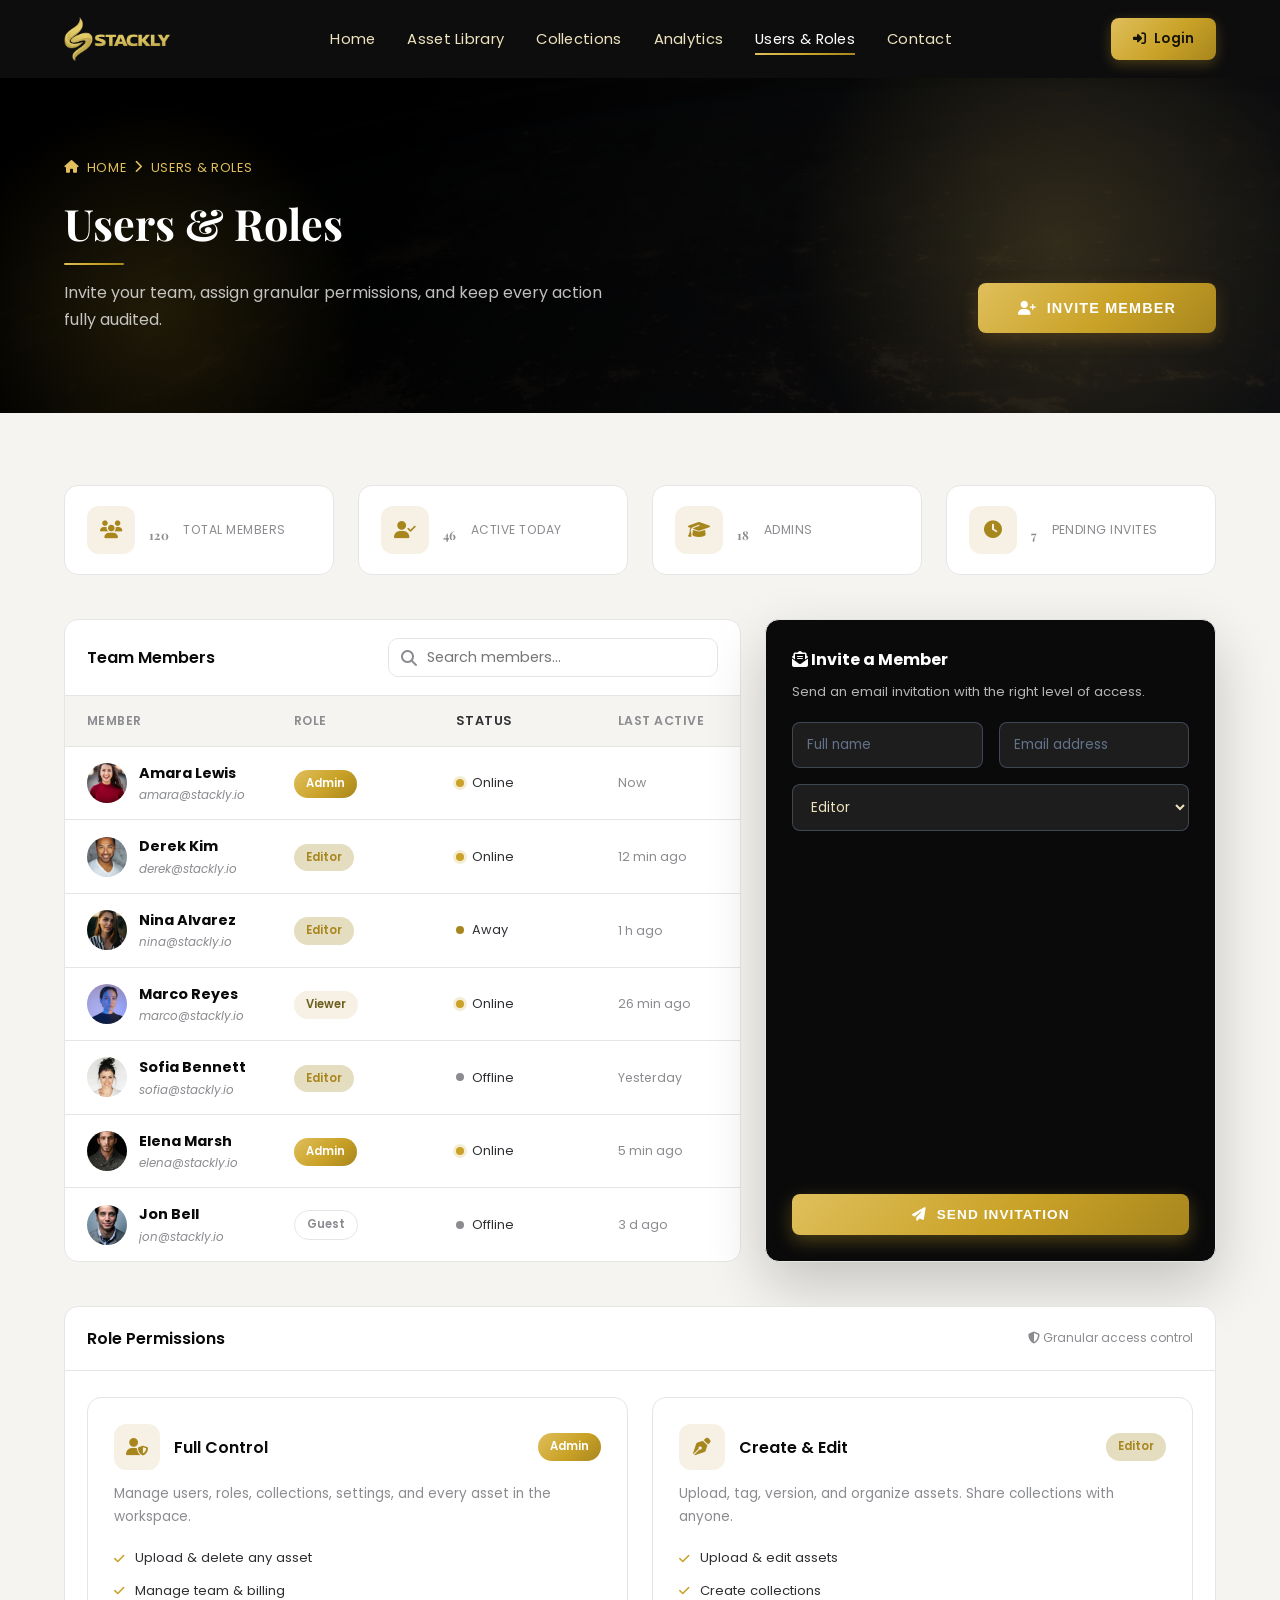
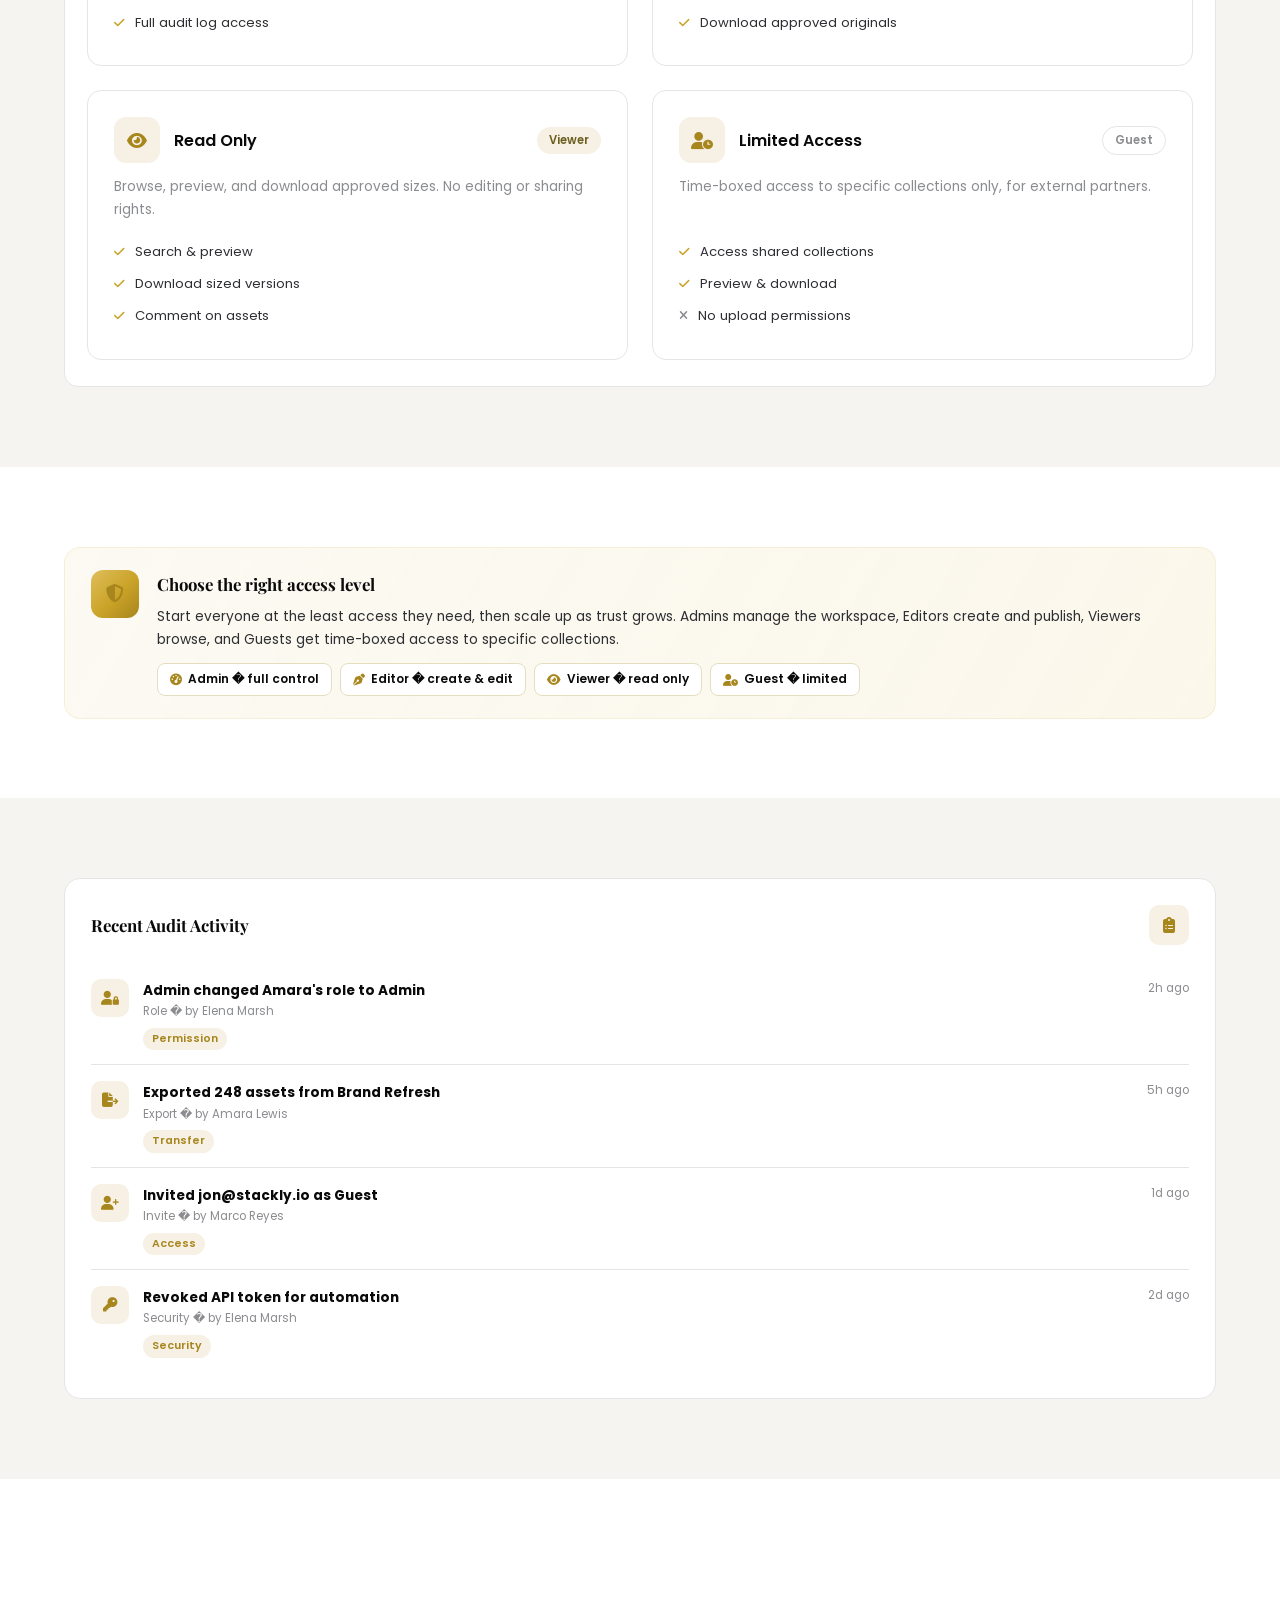
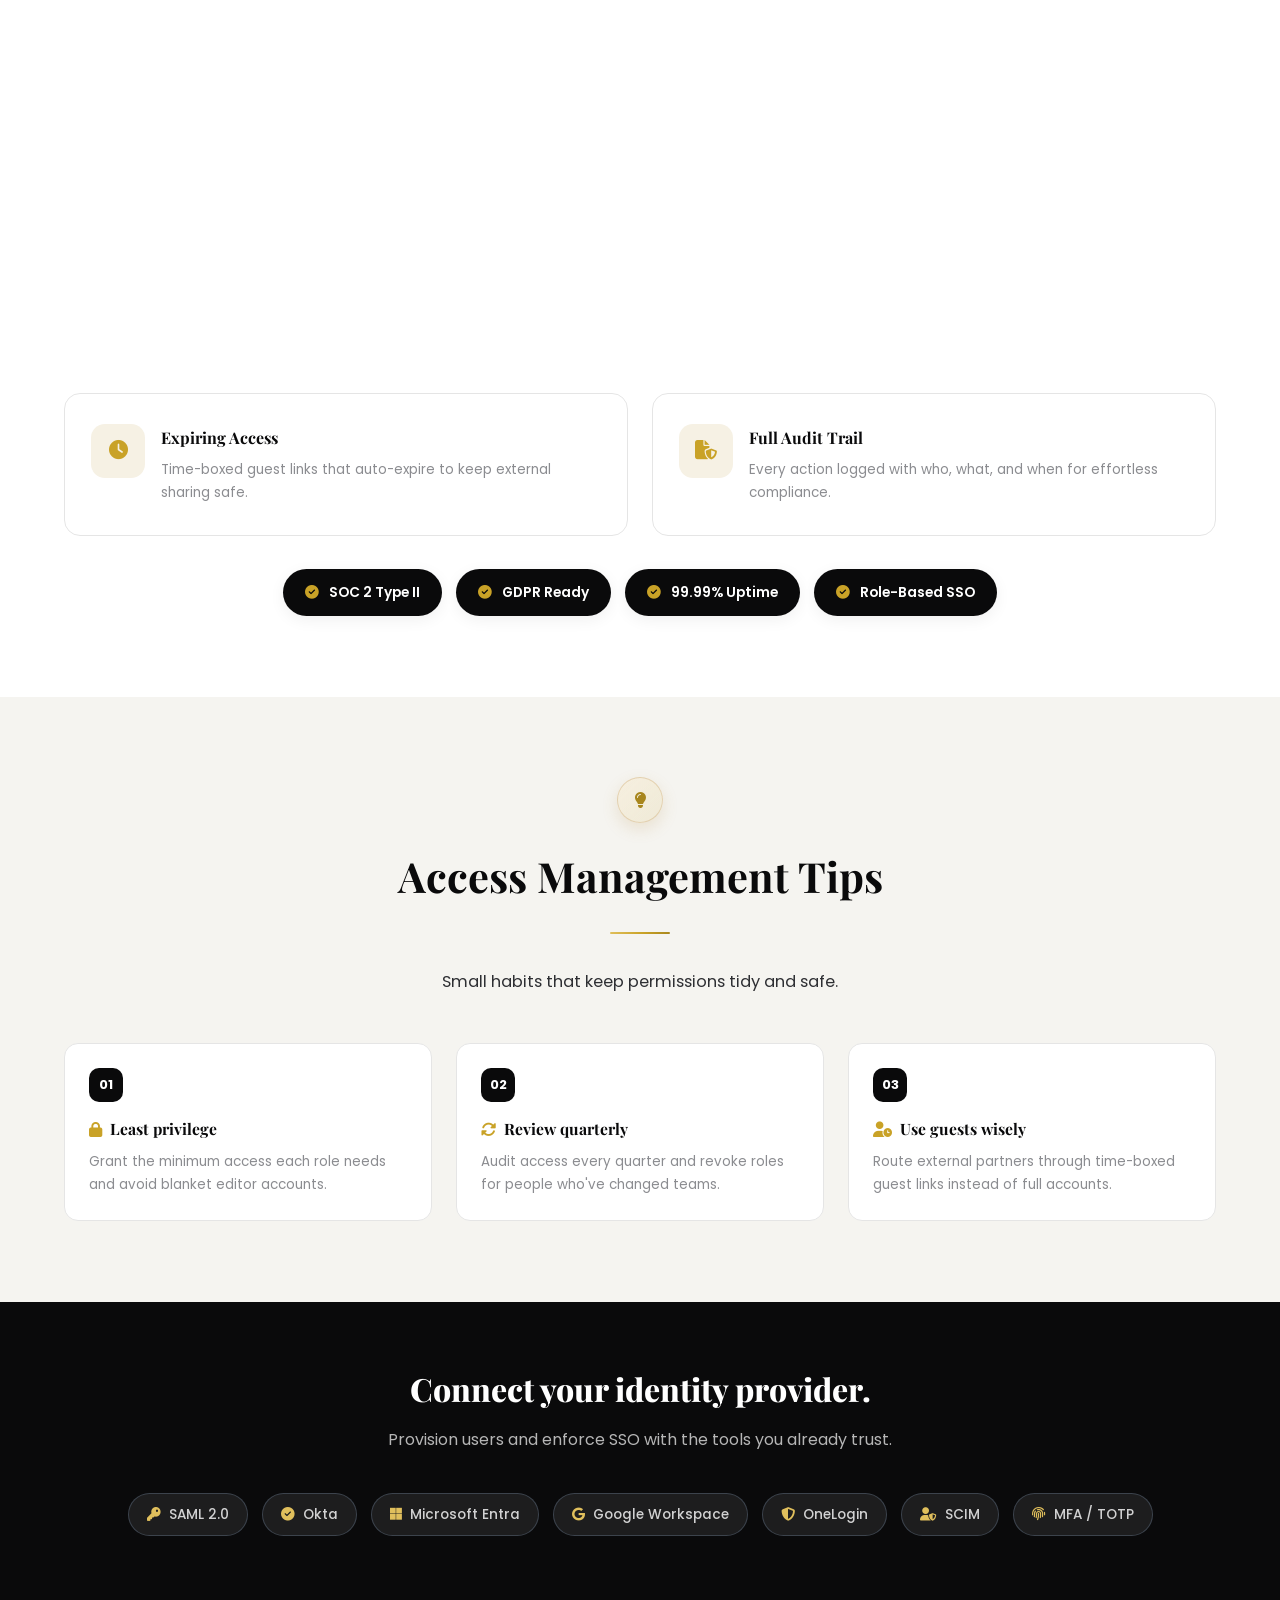
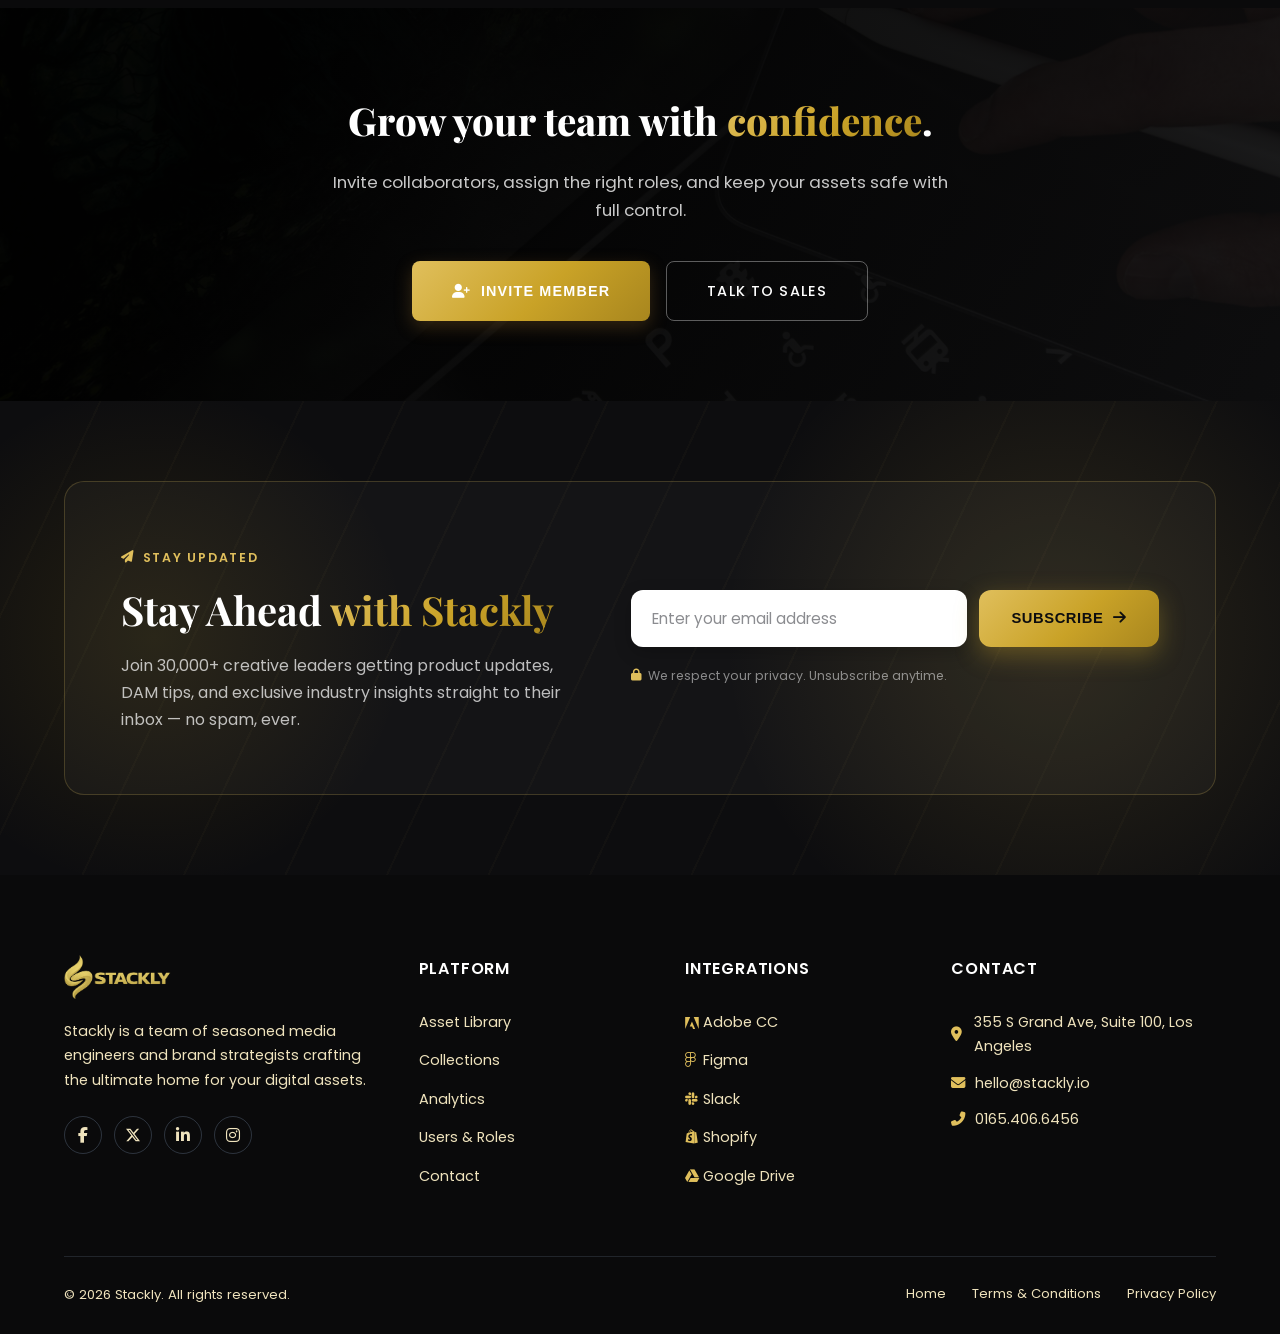
<file: users.html>
<!DOCTYPE html>
<html lang="en">
<head>
    <meta charset="UTF-8">
    <meta name="viewport" content="width=device-width, initial-scale=1.0">
    <title>Users &amp; Roles � Stackly</title>
    <link rel="preconnect" href="https://fonts.googleapis.com">
    <link rel="preconnect" href="https://fonts.gstatic.com" crossorigin>
    <link href="https://fonts.googleapis.com/css2?family=Playfair+Display:ital,wght@0,400;0,600;0,700;0,800;1,400&family=Poppins:wght@300;400;500;600;700&display=swap" rel="stylesheet">
    <link rel="stylesheet" href="https://cdnjs.cloudflare.com/ajax/libs/font-awesome/6.4.0/css/all.min.css">
    <link rel="stylesheet" href="assets/css/styles.css">
</head>
<body>

    <header class="site-nav">
        <div class="container">
            <a href="index.html" class="brand">
                <img src="assets/images/logo.webp" alt="Stackly" class="brand-logo">
            </a>
            <nav class="nav-menu">
                <ul>
                    <li><a href="index.html">Home</a></li>
                    <li><a href="library.html">Asset Library</a></li>
                    <li><a href="collections.html">Collections</a></li>
                    <li><a href="analytics.html">Analytics</a></li>
                    <li class="active"><a href="users.html">Users &amp; Roles</a></li>
                    <li><a href="contact.html">Contact</a></li>
                </ul>
            </nav>
            <div class="nav-cta">
                <a href="login.html" class="nav-login"><i class="fas fa-sign-in-alt"></i> Login</a>
                <button class="hamburger" aria-label="Menu">
                    <span></span><span></span><span></span>
                </button>
            </div>
        </div>
    </header>

    <div class="mobile-nav" id="mobileNav">
        <ul>
            <li><a href="index.html">Home</a></li>
            <li><a href="library.html">Asset Library</a></li>
            <li><a href="collections.html">Collections</a></li>
            <li><a href="analytics.html">Analytics</a></li>
            <li><a href="users.html">Users &amp; Roles</a></li>
            <li><a href="contact.html">Contact</a></li>
            <li><a href="login.html" class="mobile-nav-cta"><i class="fas fa-sign-in-alt"></i> Login</a></li>
        </ul>
    </div>

    <section class="page-hero">
        <div class="container">
            <div class="page-hero-heart">
                <div>
                    <div class="page-crumb"><i class="fas fa-house"></i> Home <i class="fas fa-chevron-right"></i> Users &amp; Roles</div>
                    <h1>Users &amp; Roles</h1>
                    <p>Invite your team, assign granular permissions, and keep every action fully audited.</p>
                </div>
                <div class="page-hero-actions">
                    <button class="btn-gold btn-large" id="inviteBtn"><i class="fas fa-user-plus"></i> Invite Member</button>
                </div>
            </div>
        </div>
    </section>

    <section class="users">
        <div class="container">

            <div class="users-stats">
                <div class="user-stat anim">
                    <div class="kpi-icon"><i class="fas fa-users"></i></div>
                    <strong><span class="count" data-count="120">0</span></strong>
                    <span>Total members</span>
                </div>
                <div class="user-stat anim">
                    <div class="kpi-icon"><i class="fas fa-user-check"></i></div>
                    <strong><span class="count" data-count="46">0</span></strong>
                    <span>Active today</span>
                </div>
                <div class="user-stat anim">
                    <div class="kpi-icon"><i class="fas fa-graduation-cap"></i></div>
                    <strong><span class="count" data-count="18">0</span></strong>
                    <span>Admins</span>
                </div>
                <div class="user-stat anim">
                    <div class="kpi-icon"><i class="fas fa-clock"></i></div>
                    <strong><span class="count" data-count="7">0</span></strong>
                    <span>Pending invites</span>
                </div>
            </div>

            <div class="users-workspace">

                <div class="panel-card members-panel anim">
                    <div class="panel-head">
                        <h3>Team Members</h3>
                        <div class="search-box member-search">
                            <i class="fas fa-search"></i>
                            <input type="text" id="memberSearch" placeholder="Search members...">
                        </div>
                    </div>
                    <div class="member-table">
                        <div class="member-row member-head">
                            <span class="member-id">Member</span>
                            <span>Role</span>
                            <span class="member-status">Status</span>
                            <span class="member-last">Last active</span>
                        </div>

                        <div class="member-row" data-name="Amara Lewis">
                            <span class="member-id">
                                <img src="assets/images/unsplash-1494790108377-be9c29b29330-120w.webp" alt="Amara Lewis">
                                <span><strong>Amara Lewis</strong><em>amara@stackly.io</em></span>
                            </span>
                            <span><span class="role-badge admin">Admin</span></span>
                            <span class="member-status"><span class="status-dot online"></span> Online</span>
                            <span class="member-last">Now</span>
                        </div>

                        <div class="member-row" data-name="Derek Kim">
                            <span class="member-id">
                                <img src="assets/images/unsplash-1507003211169-0a1dd7228f2d-120w.webp" alt="Derek Kim">
                                <span><strong>Derek Kim</strong><em>derek@stackly.io</em></span>
                            </span>
                            <span><span class="role-badge editor">Editor</span></span>
                            <span class="member-status"><span class="status-dot online"></span> Online</span>
                            <span class="member-last">12 min ago</span>
                        </div>

                        <div class="member-row" data-name="Nina Alvarez">
                            <span class="member-id">
                                <img src="assets/images/unsplash-1544005313-94ddf0286df2-120w.webp" alt="Nina Alvarez">
                                <span><strong>Nina Alvarez</strong><em>nina@stackly.io</em></span>
                            </span>
                            <span><span class="role-badge editor">Editor</span></span>
                            <span class="member-status"><span class="status-dot away"></span> Away</span>
                            <span class="member-last">1 h ago</span>
                        </div>

                        <div class="member-row" data-name="Marco Reyes">
                            <span class="member-id">
                                <img src="assets/images/unsplash-1534528741775-53994a69daeb-120w.webp" alt="Marco Reyes">
                                <span><strong>Marco Reyes</strong><em>marco@stackly.io</em></span>
                            </span>
                            <span><span class="role-badge viewer">Viewer</span></span>
                            <span class="member-status"><span class="status-dot online"></span> Online</span>
                            <span class="member-last">26 min ago</span>
                        </div>

                        <div class="member-row" data-name="Sofia Bennett">
                            <span class="member-id">
                                <img src="assets/images/unsplash-1580489944761-15a19d654956-120w.webp" alt="Sofia Bennett">
                                <span><strong>Sofia Bennett</strong><em>sofia@stackly.io</em></span>
                            </span>
                            <span><span class="role-badge editor">Editor</span></span>
                            <span class="member-status"><span class="status-dot offline"></span> Offline</span>
                            <span class="member-last">Yesterday</span>
                        </div>

                        <div class="member-row" data-name="Elena Marsh">
                            <span class="member-id">
                                <img src="assets/images/unsplash-1506794778202-cad84cf45f1d-120w.webp" alt="Elena Marsh">
                                <span><strong>Elena Marsh</strong><em>elena@stackly.io</em></span>
                            </span>
                            <span><span class="role-badge admin">Admin</span></span>
                            <span class="member-status"><span class="status-dot online"></span> Online</span>
                            <span class="member-last">5 min ago</span>
                        </div>

                        <div class="member-row" data-name="Jon Bell">
                            <span class="member-id">
                                <img src="assets/images/unsplash-1500648767791-00dcc994a43e-120w.webp" alt="Jon Bell">
                                <span><strong>Jon Bell</strong><em>jon@stackly.io</em></span>
                            </span>
                            <span><span class="role-badge guest">Guest</span></span>
                            <span class="member-status"><span class="status-dot offline"></span> Offline</span>
                            <span class="member-last">3 d ago</span>
                        </div>
                    </div>

                    <div class="empty-state" id="memberEmpty">
                        <i class="fas fa-user-slash"></i>
                        <h3>No members found</h3>
                        <p>Try a different search.</p>
                    </div>
                </div>

                <div class="panel-card invite-card anim">
                    <h3><i class="fas fa-envelope-open-text"></i> Invite a Member</h3>
                    <p>Send an email invitation with the right level of access.</p>
                    <form id="inviteForm" class="invite-form">
                        <div class="form-grid">
                            <input type="text" id="inviteName" placeholder="Full name" required>
                            <input type="email" id="inviteEmail" placeholder="Email address" required>
                        </div>
                        <select class="filter-select" id="inviteRole">
                            <option value="Admin">Admin</option>
                            <option value="Editor" selected>Editor</option>
                            <option value="Viewer">Viewer</option>
                            <option value="Guest">Guest</option>
                        </select>
                        <button type="submit" class="btn-primary" style="width:100%;justify-content:center;"><i class="fas fa-paper-plane"></i> Send Invitation</button>
                    </form>
                    <div class="invite-success" id="inviteSuccess">
                        <i class="fas fa-check-circle"></i>
                        <strong>Invitation sent!</strong>
                        <span id="inviteSuccessText">Welcome to Stackly.</span>
                    </div>
                </div>

            </div>

            <div class="panel-card perm-panel anim">
                <div class="panel-head">
                    <h3>Role Permissions</h3>
                    <span style="font-size:.75rem; color:var(--muted);"><i class="fas fa-shield-halved"></i> Granular access control</span>
                </div>
                <div class="perm-grid">

                    <div class="perm-card">
                        <div class="perm-head">
                            <i class="fas fa-user-shield"></i>
                            <h4>Full Control</h4>
                            <span class="role-badge admin">Admin</span>
                        </div>
                        <p>Manage users, roles, collections, settings, and every asset in the workspace.</p>
                        <ul class="perm-list">
                            <li><i class="fas fa-check"></i> Upload &amp; delete any asset</li>
                            <li><i class="fas fa-check"></i> Manage team &amp; billing</li>
                            <li><i class="fas fa-check"></i> Full audit log access</li>
                        </ul>
                    </div>

                    <div class="perm-card">
                        <div class="perm-head">
                            <i class="fas fa-pen-nib"></i>
                            <h4>Create &amp; Edit</h4>
                            <span class="role-badge editor">Editor</span>
                        </div>
                        <p>Upload, tag, version, and organize assets. Share collections with anyone.</p>
                        <ul class="perm-list">
                            <li><i class="fas fa-check"></i> Upload &amp; edit assets</li>
                            <li><i class="fas fa-check"></i> Create collections</li>
                            <li><i class="fas fa-check"></i> Download approved originals</li>
                        </ul>
                    </div>

                    <div class="perm-card">
                        <div class="perm-head">
                            <i class="fas fa-eye"></i>
                            <h4>Read Only</h4>
                            <span class="role-badge viewer">Viewer</span>
                        </div>
                        <p>Browse, preview, and download approved sizes. No editing or sharing rights.</p>
                        <ul class="perm-list">
                            <li><i class="fas fa-check"></i> Search &amp; preview</li>
                            <li><i class="fas fa-check"></i> Download sized versions</li>
                            <li><i class="fas fa-check"></i> Comment on assets</li>
                        </ul>
                    </div>

                    <div class="perm-card">
                        <div class="perm-head">
                            <i class="fas fa-user-clock"></i>
                            <h4>Limited Access</h4>
                            <span class="role-badge guest">Guest</span>
                        </div>
                        <p>Time-boxed access to specific collections only, for external partners.</p>
                        <ul class="perm-list">
                            <li><i class="fas fa-check"></i> Access shared collections</li>
                            <li><i class="fas fa-check"></i> Preview &amp; download</li>
                            <li><i class="fa-solid fa-xmark"></i> No upload permissions</li>
                        </ul>
                    </div>

                </div>
            </div>
        </div>
    </section>

    <!-- Role Guide -->
    <section class="us-sec">
        <div class="container">
            <div class="role-guide anim">
                <div class="rg-icon"><i class="fas fa-shield-halved"></i></div>
                <div>
                    <h3>Choose the right access level</h3>
                    <p>Start everyone at the least access they need, then scale up as trust grows. Admins manage the workspace, Editors create and publish, Viewers browse, and Guests get time-boxed access to specific collections.</p>
                    <div class="rg-chips">
                        <span class="rg-chip"><i class="fas fa-gauge-high"></i> Admin � full control</span>
                        <span class="rg-chip"><i class="fas fa-pen-nib"></i> Editor � create &amp; edit</span>
                        <span class="rg-chip"><i class="fas fa-eye"></i> Viewer � read only</span>
                        <span class="rg-chip"><i class="fas fa-user-clock"></i> Guest � limited</span>
                    </div>
                </div>
            </div>
        </div>
    </section>

    <!-- Audit Log -->
    <section class="us-sec alt-bg">
        <div class="container">
            <div class="an-card anim">
                <div class="an-head">
                    <h3>Recent Audit Activity</h3>
                    <span class="an-icon"><i class="fas fa-clipboard-list"></i></span>
                </div>
                <ul class="audit-log">
                    <li class="audit-row">
                        <span class="audit-ico"><i class="fas fa-user-lock"></i></span>
                        <div class="audit-body">
                            <strong>Admin changed Amara's role to Admin</strong>
                            <div class="audit-cat">Role � by Elena Marsh</div>
                            <span class="audit-badge">Permission</span>
                        </div>
                        <span class="audit-row-time">2h ago</span>
                    </li>
                    <li class="audit-row">
                        <span class="audit-ico"><i class="fas fa-file-export"></i></span>
                        <div class="audit-body">
                            <strong>Exported 248 assets from Brand Refresh</strong>
                            <div class="audit-cat">Export � by Amara Lewis</div>
                            <span class="audit-badge">Transfer</span>
                        </div>
                        <span class="audit-row-time">5h ago</span>
                    </li>
                    <li class="audit-row">
                        <span class="audit-ico"><i class="fas fa-user-plus"></i></span>
                        <div class="audit-body">
                            <strong>Invited jon@stackly.io as Guest</strong>
                            <div class="audit-cat">Invite � by Marco Reyes</div>
                            <span class="audit-badge">Access</span>
                        </div>
                        <span class="audit-row-time">1d ago</span>
                    </li>
                    <li class="audit-row">
                        <span class="audit-ico"><i class="fas fa-key"></i></span>
                        <div class="audit-body">
                            <strong>Revoked API token for automation</strong>
                            <div class="audit-cat">Security � by Elena Marsh</div>
                            <span class="audit-badge">Security</span>
                        </div>
                        <span class="audit-row-time">2d ago</span>
                    </li>
                </ul>
            </div>
        </div>
    </section>

    <!-- Enterprise Access -->
    <section class="us-sec us-enterprise">
        <div class="container">
            <div class="section-head anim">
                <span class="section-icon"><i class="fas fa-building-shield"></i></span>
                <h2>Enterprise-Grade Access</h2>
                <p>Governance and safety built for teams of every size.</p>
            </div>
            <div class="an-feature-grid">
                <div class="an-feature anim">
                    <div class="af-icon"><i class="fas fa-fingerprint"></i></div>
                    <div>
                        <h3>Single Sign-On</h3>
                        <p>Connect your identity provider for one-click login across the whole organization.</p>
                    </div>
                </div>
                <div class="an-feature anim">
                    <div class="af-icon"><i class="fas fa-shield"></i></div>
                    <div>
                        <h3>Granular Permissions</h3>
                        <p>Fine-tune access at the asset, folder, and collection level with custom roles.</p>
                    </div>
                </div>
                <div class="an-feature anim">
                    <div class="af-icon"><i class="fas fa-clock"></i></div>
                    <div>
                        <h3>Expiring Access</h3>
                        <p>Time-boxed guest links that auto-expire to keep external sharing safe.</p>
                    </div>
                </div>
                <div class="an-feature anim">
                    <div class="af-icon"><i class="fas fa-file-shield"></i></div>
                    <div>
                        <h3>Full Audit Trail</h3>
                        <p>Every action logged with who, what, and when for effortless compliance.</p>
                    </div>
                </div>
            </div>
            <div class="enterprise-badges anim">
                <span class="e-badge"><i class="fas fa-check-circle"></i> SOC 2 Type II</span>
                <span class="e-badge"><i class="fas fa-check-circle"></i> GDPR Ready</span>
                <span class="e-badge"><i class="fas fa-check-circle"></i> 99.99% Uptime</span>
                <span class="e-badge"><i class="fas fa-check-circle"></i> Role-Based SSO</span>
            </div>
        </div>
    </section>

    <!-- Access Tips -->
    <section class="us-sec alt-bg">
        <div class="container">
            <div class="section-head anim">
                <span class="section-icon"><i class="fas fa-lightbulb"></i></span>
                <h2>Access Management Tips</h2>
                <p>Small habits that keep permissions tidy and safe.</p>
            </div>
            <div class="tips-grid">
                <div class="tip-card anim">
                    <span class="tip-num">01</span>
                    <h3><i class="fas fa-lock"></i> Least privilege</h3>
                    <p>Grant the minimum access each role needs and avoid blanket editor accounts.</p>
                </div>
                <div class="tip-card anim">
                    <span class="tip-num">02</span>
                    <h3><i class="fas fa-rotate"></i> Review quarterly</h3>
                    <p>Audit access every quarter and revoke roles for people who've changed teams.</p>
                </div>
                <div class="tip-card anim">
                    <span class="tip-num">03</span>
                    <h3><i class="fas fa-user-clock"></i> Use guests wisely</h3>
                    <p>Route external partners through time-boxed guest links instead of full accounts.</p>
                </div>
            </div>
        </div>
    </section>

    <!-- SSO & Identity Integrations -->
    <section class="format-strip">
        <div class="container">
            <h2>Connect your identity provider.</h2>
            <p class="fs-sub">Provision users and enforce SSO with the tools you already trust.</p>
            <div class="integrations-row">
                <span class="format-chip"><i class="fa-solid fa-key"></i> SAML 2.0</span>
                <span class="format-chip"><i class="fa-solid fa-circle-check"></i> Okta</span>
                <span class="format-chip"><i class="fa-brands fa-microsoft"></i> Microsoft Entra</span>
                <span class="format-chip"><i class="fa-brands fa-google"></i> Google Workspace</span>
                <span class="format-chip"><i class="fa-solid fa-shield-halved"></i> OneLogin</span>
                <span class="format-chip"><i class="fa-solid fa-user-shield"></i> SCIM</span>
                <span class="format-chip"><i class="fa-solid fa-fingerprint"></i> MFA / TOTP</span>
            </div>
        </div>
    </section>

    <!-- Users CTA -->
    <section class="upload-cta">
        <div class="uc-bg"></div>
        <div class="container">
            <h2>Grow your team with <span class="gold-text">confidence</span>.</h2>
            <p>Invite collaborators, assign the right roles, and keep your assets safe with full control.</p>
            <div class="cta-buttons">
                <button class="btn-gold btn-large" id="inviteBtn2"><i class="fas fa-user-plus"></i> Invite Member</button>
                <a href="contact.html" class="btn-outline btn-large">Talk to Sales</a>
            </div>
        </div>
    </section>

    <!-- Premium Newsletter Section -->
    <section class="newsletter-cta">
        <div class="nc-lines"></div>
        <div class="container">
            <div class="newsletter-cta-inner">
                <div class="newsletter-cta-text">
                    <span class="newsletter-cta-label"><i class="fas fa-paper-plane"></i> Stay Updated</span>
                    <h2>Stay Ahead <span class="gold-text">with Stackly</span></h2>
                    <p class="nc-desc">Join 30,000+ creative leaders getting product updates, DAM tips, and exclusive industry insights straight to their inbox — no spam, ever.</p>
                </div>
                <div class="newsletter-cta-form-wrap">
                    <form class="newsletter-cta-form">
                        <div class="nc-input-row">
                            <input type="email" placeholder="Enter your email address" required>
                            <button type="submit" class="nc-btn">Subscribe <i class="fas fa-arrow-right"></i></button>
                        </div>
                        <p class="nc-note"><i class="fas fa-lock"></i> We respect your privacy. Unsubscribe anytime.</p>
                    </form>
                    <div class="newsletter-cta-success"><i class="fas fa-check-circle"></i> Thanks for subscribing! Check your inbox to confirm.</div>
                </div>
            </div>
        </div>
    </section>

    <footer class="footer">
        <div class="container">
            <div class="footer-grid">
                <div class="footer-brand">
                    <a href="index.html" class="brand footer-logo">
                        <img src="assets/images/logo.webp" alt="Stackly" class="brand-logo">
                    </a>
                    <p>Stackly is a team of seasoned media engineers and brand strategists crafting the ultimate home for your digital assets.</p>
                    <div class="footer-social">
                        <a href="404.html"><i class="fab fa-facebook-f"></i></a>
                        <a href="404.html"><i class="xi-x" aria-hidden="true"></i></a>
                        <a href="404.html"><i class="fab fa-linkedin-in"></i></a>
                        <a href="404.html"><i class="fab fa-instagram"></i></a>
                    </div>
                </div>
                <div class="footer-col">
                    <h4>Platform</h4>
                    <ul class="footer-links">
                        <li><a href="library.html">Asset Library</a></li>
                        <li><a href="collections.html">Collections</a></li>
                        <li><a href="analytics.html">Analytics</a></li>
                        <li><a href="users.html">Users &amp; Roles</a></li>
                        <li><a href="contact.html">Contact</a></li>
                    </ul>
                </div>
                <div class="footer-col">
                    <h4>Integrations</h4>
                    <ul class="footer-links">
                        <li><a href="#"><i class="ai-adobe" aria-hidden="true"></i> Adobe CC</a></li>
                        <li><a href="#"><i class="fab fa-figma"></i> Figma</a></li>
                        <li><a href="#"><i class="fab fa-slack"></i> Slack</a></li>
                        <li><a href="#"><i class="fab fa-shopify"></i> Shopify</a></li>
                        <li><a href="#"><i class="fab fa-google-drive"></i> Google Drive</a></li>
                    </ul>
                </div>
                <div class="footer-col">
                    <h4>Contact</h4>
                    <ul>
                        <li><i class="fas fa-map-marker-alt"></i> 355 S Grand Ave, Suite 100, Los Angeles</li>
                        <li><i class="fas fa-envelope"></i> hello@stackly.io</li>
                        <li><i class="fas fa-phone-alt"></i> 0165.406.6456</li>
                    </ul>
                </div>
            </div>
            <div class="footer-bottom">
                <p>&copy; 2026 Stackly. All rights reserved.</p>
                <div class="footer-bottom-links">
                    <a href="index.html">Home</a>
                    <a href="#">Terms &amp; Conditions</a>
                    <a href="#">Privacy Policy</a>
                </div>
            </div>
        </div>
    </footer>

    <script src="assets/js/script.js"></script>
</body>
</html>
</file>
<file: assets/css/styles.css>
:root {
    /* Ã¢â€â‚¬Ã¢â€â‚¬ Black & White & Gold Ã¢â€â‚¬Ã¢â€â‚¬Ã¢â€â‚¬Ã¢â€â‚¬Ã¢â€â‚¬Ã¢â€â‚¬Ã¢â€â‚¬Ã¢â€â‚¬Ã¢â€â‚¬Ã¢â€â‚¬Ã¢â€â‚¬Ã¢â€â‚¬Ã¢â€â‚¬Ã¢â€â‚¬Ã¢â€â‚¬Ã¢â€â‚¬Ã¢â€â‚¬Ã¢â€â‚¬Ã¢â€â‚¬Ã¢â€â‚¬Ã¢â€â‚¬Ã¢â€â‚¬Ã¢â€â‚¬Ã¢â€â‚¬Ã¢â€â‚¬Ã¢â€â‚¬Ã¢â€â‚¬Ã¢â€â‚¬Ã¢â€â‚¬ */
    /* Primary: black  |  Content: white  |  Accent: gold   */
    --navy: #0A0A0B;
    --navy-2: #111113;
    --navy-3: #1A1A1D;
    --blue: #C9A227;
    --blue-2: #A8861E;
    --blue-3: #E0BF5C;
    --blue-grad: linear-gradient(135deg, #E0BF5C 0%, #C9A227 55%, #A8861E 100%);
    --ice: #EFE3BD;
    --light-blue: #F6F1E4;
    --light-blue-2: #E5DDBF;
    --gold: #C9A227;
    --gold-2: #A8861E;
    --gold-3: #E0BF5C;
    --gold-soft: #F6EFDF;
    --gold-lite: rgba(201, 162, 39, 0.12);
    --gold-grad: linear-gradient(135deg, #E0BF5C 0%, #C9A227 55%, #A8861E 100%);
    --ivory: #FCFAF5;
    --ivory-2: #F6F1E4;
    --white: #FFFFFF;
    --text: #2E2F33;
    --muted: #8B8C90;
    --line: #E5E5E5;
    --bg-soft: #F5F4F0;
    --gold-shade: rgba(201, 162, 39, 0.25);
    --shadow-sm: 0 4px 16px rgba(0, 0, 0, 0.06);
    --shadow-md: 0 12px 40px rgba(0, 0, 0, 0.12);
    --shadow-lg: 0 24px 60px rgba(0, 0, 0, 0.2);
    --radius: 8px;
    --transition: all 0.35s cubic-bezier(0.4, 0, 0.2, 1);
    --sp-section: 80px;
    --sp-section-sm: 60px;
    --sp-card: 24px;
    --sp-card-sm: 16px;
    --sp-block: 48px;
    --sp-xs: 8px;
    --sp-sm: 16px;
    --sp-md: 24px;
    --sp-lg: 40px;
}

*, *::before, *::after {
    margin: 0;
    padding: 0;
    box-sizing: border-box;
}

html {
    scroll-behavior: smooth;
    font-size: 16px;
}

body {
    font-family: 'Poppins', sans-serif;
    color: var(--text);
    background: var(--white);
    line-height: 1.7;
    overflow-x: clip;
    -webkit-font-smoothing: antialiased;
}

h1, h2, h3, h4, blockquote {
    font-family: 'Playfair Display', serif;
    color: var(--navy);
}

a {
    text-decoration: none;
    color: inherit;
    transition: var(--transition);
}

img {
    max-width: 100%;
    display: block;
}

.container {
    max-width: 1200px;
    margin: 0 auto;
    padding: 0 24px;
}

/* Navigation */
.site-nav {
    position: sticky;
    top: 0;
    z-index: 1000;
    background: rgba(10, 27, 60, 0.97);
    backdrop-filter: blur(12px);
    transition: var(--transition);
}

.site-nav .container {
    display: flex;
    align-items: center;
    justify-content: space-between;
    height: 78px;
}

.brand {
    display: flex;
    align-items: center;
    gap: 10px;
    font-family: 'Playfair Display', serif;
    font-size: 1.6rem;
    font-weight: 700;
    color: var(--white);
}

.brand-logo {
    display: block;
    height: 44px;
    width: auto;
    object-fit: contain;
}

.brand > i {
    color: var(--blue-3);
    font-size: 1.3rem;
}

.brand-accent {
    color: var(--ice);
}

.nav-menu ul {
    display: flex;
    list-style: none;
    gap: 32px;
}

.nav-menu a {
    position: relative;
    font-size: 0.92rem;
    font-weight: 400;
    color: var(--ice);
    letter-spacing: 0.02em;
}

.nav-menu a::after {
    content: '';
    position: absolute;
    bottom: -6px;
    left: 0;
    width: 0;
    height: 2px;
    background: var(--gold-grad);
    transition: width 0.35s cubic-bezier(0.4, 0, 0.2, 1);
}

.nav-menu a:hover::after {
    width: 100%;
}

.nav-menu a:hover {
    color: var(--white);
}

.nav-cta {
    display: flex;
    align-items: center;
    gap: 16px;
}

.nav-login {
    display: inline-flex;
    align-items: center;
    justify-content: center;
    gap: 8px;
    background: var(--gold-grad);
    color: #151208;
    font-weight: 600;
    font-size: 0.82rem;
    letter-spacing: 0.01em;
    padding: 10px 22px;
    border-radius: 8px;
    text-decoration: none;
    border: none;
    cursor: pointer;
    transition: var(--transition);
    box-shadow: 0 4px 14px rgba(201, 162, 39, 0.3);
    white-space: nowrap;
}

.nav-login:hover {
    transform: translateY(-2px);
    box-shadow: 0 8px 22px rgba(201, 162, 39, 0.42);
}

.btn-primary {
    display: inline-flex;
    align-items: center;
    justify-content: center;
    gap: 10px;
    background: var(--blue-grad);
    color: var(--white);
    font-weight: 600;
    font-size: 0.85rem;
    text-transform: uppercase;
    letter-spacing: 0.08em;
    padding: 13px 28px;
    border-radius: var(--radius);
    border: none;
    cursor: pointer;
    transition: var(--transition);
    box-shadow: 0 6px 18px rgba(29, 99, 224, 0.28);
    position: relative;
    overflow: hidden;
}

.btn-primary::after {
    content: '';
    position: absolute;
    top: 0;
    left: 0;
    width: 100%;
    height: 100%;
    background: linear-gradient(110deg, transparent 30%, rgba(255, 255, 255, 0.35) 50%, transparent 70%);
    transform: translateX(-130%);
    transition: transform 0.7s ease;
    pointer-events: none;
}

.btn-primary:hover::after {
    transform: translateX(130%);
}

.btn-primary:hover {
    background: linear-gradient(135deg, var(--blue) 0%, var(--blue-2) 100%);
    transform: translateY(-2px);
    box-shadow: 0 10px 26px rgba(29, 99, 224, 0.38);
}

.btn-gold {
    display: inline-flex;
    align-items: center;
    justify-content: center;
    gap: 10px;
    background: var(--gold-grad);
    color: var(--white);
    font-weight: 600;
    font-size: 0.85rem;
    text-transform: uppercase;
    letter-spacing: 0.08em;
    padding: 13px 28px;
    border-radius: var(--radius);
    border: none;
    cursor: pointer;
    transition: var(--transition);
    box-shadow: 0 6px 18px rgba(160, 112, 44, 0.3);
    position: relative;
    overflow: hidden;
}

.btn-gold::after {
    content: '';
    position: absolute;
    top: 0;
    left: 0;
    width: 100%;
    height: 100%;
    background: linear-gradient(110deg, transparent 30%, rgba(255, 255, 255, 0.4) 50%, transparent 70%);
    transform: translateX(-130%);
    transition: transform 0.7s ease;
    pointer-events: none;
}

.btn-gold:hover::after {
    transform: translateX(130%);
}

.btn-gold:hover {
    background: linear-gradient(135deg, var(--gold-3) 0%, var(--gold) 100%);
    transform: translateY(-2px);
    box-shadow: 0 12px 28px rgba(160, 112, 44, 0.4);
}

.btn-outline {
    display: inline-flex;
    align-items: center;
    justify-content: center;
    gap: 10px;
    color: var(--white);
    font-weight: 500;
    font-size: 0.85rem;
    text-transform: uppercase;
    letter-spacing: 0.08em;
    padding: 13px 28px;
    border-radius: var(--radius);
    border: 1px solid rgba(255, 255, 255, 0.35);
    cursor: pointer;
    transition: var(--transition);
    position: relative;
    overflow: hidden;
}

.btn-outline:hover {
    border-color: var(--gold-3);
    color: var(--gold-3);
    box-shadow: inset 0 0 0 1px var(--gold-3);
}

.btn-outline.btn-dark-outline {
    color: var(--blue-2);
    border-color: rgba(29, 99, 224, 0.4);
}

.btn-outline.btn-dark-outline:hover {
    border-color: var(--gold);
    color: var(--gold-2);
    box-shadow: inset 0 0 0 1px var(--gold-3);
}

.btn-large {
    padding: 17px 40px;
    font-size: 0.9rem;
}

.btn-small {
    display: inline-block;
    padding: 10px 22px;
    font-size: 0.78rem;
    margin-top: 14px;
}

.hamburger {
    display: none;
    flex-direction: column;
    gap: 5px;
    background: none;
    border: none;
    cursor: pointer;
    padding: 8px;
}

.hamburger span {
    width: 24px;
    height: 2px;
    background: var(--white);
    transition: var(--transition);
}

.hamburger.active span:nth-child(1) {
    transform: translateY(7px) rotate(45deg);
}

.hamburger.active span:nth-child(2) {
    opacity: 0;
}

.hamburger.active span:nth-child(3) {
    transform: translateY(-7px) rotate(-45deg);
}

.mobile-nav {
    position: fixed;
    top: 78px;
    left: 0;
    right: 0;
    z-index: 1001;
    background: rgba(14, 14, 16, 0.98);
    -webkit-backdrop-filter: blur(14px);
    backdrop-filter: blur(14px);
    padding: 14px 24px 26px;
    max-height: calc(100vh - 78px);
    overflow-y: auto;
    -webkit-overflow-scrolling: touch;
    box-shadow: 0 28px 60px rgba(0, 0, 0, 0.5);
    border-bottom: 1px solid rgba(201, 162, 39, 0.28);
    opacity: 0;
    visibility: hidden;
    transform: translateY(-18px);
    transition: opacity 0.32s ease, transform 0.32s ease, visibility 0.32s;
}

.mobile-nav.open {
    opacity: 1;
    visibility: visible;
    transform: translateY(0);
}

.mobile-nav ul {
    list-style: none;
    margin-bottom: 20px;
}

.mobile-nav li {
    border-bottom: 1px solid rgba(255, 255, 255, 0.08);
}

.mobile-nav li:last-child {
    border-bottom: none;
}

.mobile-nav a {
    display: flex;
    align-items: center;
    justify-content: space-between;
    padding: 15px 4px;
    color: var(--white);
    font-size: 1.02rem;
    font-weight: 500;
    letter-spacing: 0.01em;
    transition: color 0.25s ease, padding-left 0.25s ease;
}

.mobile-nav a:hover {
    color: var(--gold-3);
    padding-left: 10px;
}

.mobile-nav a::after {
    content: '\f105';
    font-family: 'Font Awesome 6 Free';
    font-weight: 900;
    color: rgba(224, 191, 92, 0.5);
    font-size: 0.85rem;
    transition: color 0.25s ease, transform 0.25s ease;
}

.mobile-nav a:hover::after {
    color: var(--gold-3);
    transform: translateX(3px);
}

.mobile-nav a.active {
    color: var(--gold-3);
    padding-left: 10px;
    background: linear-gradient(90deg, rgba(201, 162, 39, 0.12), transparent);
}

.mobile-nav a.active::after {
    color: var(--gold-3);
}

.mobile-nav a.mobile-nav-cta {
    color: var(--gold-3);
    font-weight: 600;
    margin-top: 8px;
    padding: 14px 16px;
    border-radius: 10px;
    background: rgba(201, 162, 39, 0.1);
    border: 1px solid rgba(201, 162, 39, 0.3);
    justify-content: flex-start;
}

.mobile-nav a.mobile-nav-cta i {
    margin-right: 10px;
}

.mobile-nav a.mobile-nav-cta::after {
    margin-left: auto;
}

body.nav-open {
    overflow: hidden;
}

/* Hero */
.hero {
    position: relative;
    padding: 64px 0 80px;
    overflow: hidden;
}

.hero-bg {
    position: absolute;
    inset: 0;
    background: linear-gradient(120deg, rgba(10, 27, 60, 0.97) 25%, rgba(14, 45, 87, 0.88) 60%, rgba(23, 66, 122, 0.82)),
        url('../images/unsplash-1550751827-4bd374c3f58b-1920w.webp') center/cover no-repeat;
}

.hero-bg::before {
    content: '';
    position: absolute;
    right: -10%;
    top: -25%;
    width: 55%;
    height: 140%;
    background: radial-gradient(circle at center, rgba(47, 123, 240, 0.28), transparent 65%);
    filter: blur(20px);
}

.hero-inner {
    position: relative;
    z-index: 2;
    display: grid;
    grid-template-columns: 1.05fr 0.95fr;
    gap: 70px;
    align-items: center;
}

.hero-content {
    padding: 40px 0;
}

.hero-eyebrow {
    display: inline-flex;
    align-items: center;
    gap: 10px;
    color: var(--gold-3);
    text-transform: uppercase;
    letter-spacing: 0.12em;
    font-size: 0.8rem;
    font-weight: 500;
    margin-bottom: 26px;
}

.hero-eyebrow i {
    color: var(--gold-3);
    font-size: 0.9rem;
}

.gold-text {
    background: var(--gold-grad);
    -webkit-background-clip: text;
    background-clip: text;
    -webkit-text-fill-color: transparent;
    color: var(--gold);
}

.fa-star,
.fa-star-half-stroke,
.star-rating i {
    color: var(--gold);
}

/* Arrow links with sliding underline (reference style) */
.arrow-link,
.read-more {
    display: inline-flex;
    align-items: center;
    gap: 6px;
    font-weight: 600;
    font-size: 0.82rem;
    color: var(--blue-2);
    position: relative;
    transition: color 0.3s ease;
}

.arrow-link i,
.read-more i {
    transition: transform 0.3s ease;
}

.arrow-link:hover,
.read-more:hover {
    color: var(--gold-2);
}

.arrow-link:hover i,
.read-more:hover i {
    transform: translateX(4px);
}

.hero-scroll-indicator {
    position: absolute;
    left: 50%;
    bottom: 26px;
    transform: translateX(-50%);
    z-index: 3;
    display: flex;
    align-items: center;
    flex-direction: column;
    gap: 8px;
    opacity: 0.7;
    transition: opacity 0.3s ease;
}

.hero-scroll-indicator:hover {
    opacity: 1;
}

.hero-scroll-indicator span {
    font-size: 0.68rem;
    text-transform: uppercase;
    letter-spacing: 0.22em;
    color: var(--ice);
}

.hero-scroll-indicator .line {
    width: 1px;
    height: 42px;
    background: linear-gradient(var(--gold-3), transparent);
    position: relative;
    overflow: hidden;
}

.hero-scroll-indicator .line::after {
    content: '';
    position: absolute;
    left: 0;
    top: -100%;
    width: 100%;
    height: 100%;
    background: linear-gradient(var(--gold), var(--gold-3));
    animation: scrollLine 1.8s ease-in-out infinite;
}

@keyframes scrollLine {
    0% { transform: translateY(0); opacity: 0; }
    20% { opacity: 1; }
    100% { transform: translateY(100%); opacity: 0; }
}

.hero h1 {
    font-size: 3.3rem;
    font-weight: 700;
    line-height: 1.15;
    color: var(--white);
    margin-bottom: 24px;
}

.hero p {
    font-size: 1.02rem;
    color: rgba(255, 255, 255, 0.78);
    max-width: 520px;
    margin-bottom: 36px;
}

.hero-buttons {
    display: flex;
    gap: 16px;
    flex-wrap: wrap;
    margin-bottom: 40px;
}

.hero-stats {
    display: flex;
    align-items: stretch;
}

.hero-stat {
    display: flex;
    flex-direction: column;
    gap: 3px;
    padding: 2px 34px;
    border-left: 1px solid rgba(224, 191, 92, 0.25);
}

.hero-stat:first-child {
    padding-left: 0;
    border-left: 0;
}

.hero-stat:last-child {
    padding-right: 0;
}

.hero-stat strong {
    font-size: 1.5rem;
    font-weight: 700;
    line-height: 1.1;
    color: var(--gold-3);
}

.hero-stat span {
    font-size: 0.78rem;
    line-height: 1.35;
    color: var(--ice);
    opacity: 0.85;
}

/* Hero text entrance animations (subtle fade + gentle rise) */
@keyframes heroReveal {
    from {
        opacity: 0;
        transform: translateY(18px);
    }
    to {
        opacity: 1;
        transform: translateY(0);
    }
}

.hero-eyebrow,
.hero h1,
.hero-buttons {
    animation: heroReveal 0.7s cubic-bezier(0.22, 1, 0.36, 1) both;
}

.hero-eyebrow {
    animation-delay: 0.05s;
}

.hero h1 {
    animation-delay: 0.15s;
}

.hero-buttons {
    animation-delay: 0.3s;
}

.hero-stat {
    animation: heroReveal 0.7s cubic-bezier(0.22, 1, 0.36, 1) both;
}

.hero-stat:nth-child(1) {
    animation-delay: 0.45s;
}

.hero-stat:nth-child(2) {
    animation-delay: 0.55s;
}

.hero-stat:nth-child(3) {
    animation-delay: 0.65s;
}

/* Hero dashboard */
.hero-visual {
    position: relative;
    animation: dashIn 0.9s ease both;
}

@keyframes dashIn {
    from {
        opacity: 0;
        transform: translateY(30px) scale(0.97);
    }
    to {
        opacity: 1;
        transform: translateY(0) scale(1);
    }
}

.dash {
    background: var(--white);
    border-radius: 14px;
    overflow: hidden;
    box-shadow: 0 30px 80px rgba(4, 15, 40, 0.55);
    border: 1px solid rgba(205, 224, 247, 0.9);
}

.dash-topbar {
    background: var(--navy);
    display: flex;
    align-items: center;
    justify-content: space-between;
    padding: 13px 18px;
}

.dash-logo {
    display: flex;
    align-items: center;
    gap: 8px;
    color: var(--white);
    font-family: 'Playfair Display', serif;
    font-weight: 700;
    font-size: 0.98rem;
}

.dash-logo i {
    color: var(--blue-3);
}

.dash-actions {
    display: flex;
    align-items: center;
    gap: 12px;
}

.dash-badge {
    display: flex;
    align-items: center;
    justify-content: center;
    width: 28px;
    height: 28px;
    border-radius: 50%;
    background: rgba(169, 199, 242, 0.16);
    color: var(--ice);
    font-size: 0.75rem;
}

.dash-avatar {
    width: 28px;
    height: 28px;
    border-radius: 50%;
    background: var(--blue-grad);
    color: var(--white);
    display: flex;
    align-items: center;
    justify-content: center;
    font-size: 0.65rem;
    font-weight: 600;
}

.dash-body {
    display: flex;
    min-height: 330px;
}

.dash-sidebar {
    width: 168px;
    background: var(--bg-soft);
    border-right: 1px solid var(--line);
    padding: 14px 10px;
}

.side-item {
    display: flex;
    align-items: center;
    gap: 10px;
    padding: 9px 12px;
    border-radius: 7px;
    font-size: 0.74rem;
    font-weight: 500;
    color: var(--muted);
    cursor: pointer;
    transition: var(--transition);
}

.side-item i {
    width: 14px;
    text-align: center;
    color: var(--muted);
}

.side-item.active {
    background: var(--white);
    color: var(--blue);
    box-shadow: var(--shadow-sm);
}

.side-item.active i {
    color: var(--blue);
}

.side-item:not(.active):hover {
    color: var(--blue-2);
    background: var(--white);
}

.dash-main {
    flex: 1;
    padding: 14px;
    display: flex;
    flex-direction: column;
    gap: 12px;
}

.dash-toolbar {
    display: flex;
    align-items: center;
    gap: 10px;
}

.dash-search {
    flex: 1;
    display: flex;
    align-items: center;
    gap: 8px;
    background: var(--light-blue);
    border: 1px solid var(--light-blue-2);
    border-radius: 7px;
    padding: 8px 12px;
    font-size: 0.7rem;
    color: var(--muted);
}

.dash-search i {
    color: var(--blue);
    font-size: 0.75rem;
}

.dash-upload {
    display: inline-flex;
    align-items: center;
    gap: 7px;
    background: var(--blue-grad);
    color: var(--white);
    border: none;
    border-radius: 7px;
    padding: 8px 14px;
    font-family: 'Poppins', sans-serif;
    font-size: 0.72rem;
    font-weight: 600;
    cursor: pointer;
    transition: var(--transition);
}

.dash-upload:hover {
    box-shadow: 0 6px 16px rgba(29, 99, 224, 0.35);
    transform: translateY(-1px);
}

.asset-grid {
    display: grid;
    grid-template-columns: repeat(2, 1fr);
    gap: 10px;
}

.asset-card {
    background: var(--white);
    border: 1px solid var(--line);
    border-radius: 9px;
    overflow: hidden;
    transition: var(--transition);
}

.asset-card:hover {
    box-shadow: var(--shadow-sm);
    transform: translateY(-2px);
    border-color: var(--light-blue-2);
}

.asset-preview {
    height: 74px;
    display: flex;
    align-items: center;
    justify-content: center;
    font-size: 1.2rem;
    overflow: hidden;
}

.asset-preview img {
    width: 100%;
    height: 100%;
    object-fit: cover;
    display: block;
}

.asset-preview.p1 {
    background: linear-gradient(135deg, #D6E6FB 0%, #EFF6FF 100%);
    color: var(--blue);
}

.asset-preview.p2 {
    background: linear-gradient(135deg, #C4DAF6 0%, #E7F1FC 100%);
    color: var(--blue-2);
}

.asset-preview.p3 {
    background: linear-gradient(135deg, #E7F1FC 0%, #C4DAF6 100%);
    color: var(--blue-2);
}

.asset-preview.p4 {
    background: linear-gradient(135deg, #EFF6FF 0%, #D6E6FB 100%);
    color: var(--blue);
}

.asset-meta {
    padding: 9px 12px;
    border-top: 1px solid var(--line);
}

.asset-meta strong {
    display: block;
    font-size: 0.7rem;
    font-weight: 600;
    color: var(--navy);
    white-space: nowrap;
    overflow: hidden;
    text-overflow: ellipsis;
}

.asset-meta span {
    font-size: 0.65rem;
    color: var(--muted);
}

.hero-float {
    position: absolute;
    background: var(--white);
    padding: 11px 18px;
    border-radius: 10px;
    box-shadow: var(--shadow-lg);
    display: flex;
    align-items: center;
    gap: 10px;
    font-size: 0.8rem;
    font-weight: 600;
    color: var(--navy);
    border: 1px solid var(--light-blue-2);
    animation: float 6s ease-in-out infinite;
}

.hero-float i {
    font-size: 0.95rem;
    color: var(--blue);
}

.float-1 {
    top: 8px;
    right: -14px;
}

.float-2 {
    bottom: 86px;
    left: -24px;
    animation-delay: 1.6s;
}

.float-3 {
    bottom: -14px;
    right: 6px;
    animation-delay: 3.2s;
}

@keyframes float {
    0%, 100% { transform: translateY(0); }
    50% { transform: translateY(-9px); }
}

/* Quote */
.quote-section {
    padding: 80px 0;
    background: var(--bg-soft);
    text-align: center;
}

.quote-mark {
    width: 60px;
    height: 60px;
    margin: 0 auto 26px;
    background: var(--light-blue);
    border-radius: 50%;
    display: flex;
    align-items: center;
    justify-content: center;
    font-size: 1.4rem;
    color: var(--blue);
}

.quote-section blockquote {
    font-size: 1.65rem;
    font-weight: 400;
    font-style: italic;
    line-height: 1.6;
    max-width: 820px;
    margin: 0 auto 22px;
    color: var(--navy);
}

.quote-author {
    display: flex;
    flex-direction: column;
    gap: 2px;
}

.quote-author strong {
    font-family: 'Playfair Display', serif;
    font-size: 1.05rem;
    color: var(--navy);
}

.quote-author span {
    font-size: 0.85rem;
    color: var(--blue-2);
    letter-spacing: 0.06em;
    text-transform: uppercase;
}

/* Section headings */
.section-head {
    text-align: center;
    max-width: 680px;
    margin: 0 auto 48px;
}

.section-icon {
    display: flex;
    width: 46px;
    height: 46px;
    align-items: center;
    justify-content: center;
    background: linear-gradient(135deg, var(--gold-soft), var(--gold-lite));
    border: 1px solid rgba(185, 138, 62, 0.28);
    border-radius: 50%;
    color: var(--gold-2);
    font-size: 1rem;
    line-height: 0;
    margin: 0 auto 18px;
    box-shadow: 0 6px 16px rgba(185, 138, 62, 0.18);
}

.section-icon i {
    line-height: 1;
}

.section-head h2 {
    font-size: 2.6rem;
    font-weight: 700;
    margin-bottom: 14px;
    position: relative;
    display: inline-block;
}

.section-head h2::after {
    content: '';
    display: block;
    width: 60px;
    height: 2px;
    background: var(--gold-grad);
    margin: 20px auto 0;
    position: relative;
    border-radius: 2px;
}

.section-head p {
    font-size: 1.02rem;
    margin-top: 20px;
}

.section-label {
    display: inline-block;
    color: var(--gold-2);
    font-size: 0.82rem;
    font-weight: 600;
    text-transform: uppercase;
    letter-spacing: 0.1em;
    margin-bottom: 14px;
    position: relative;
    padding-left: 26px;
}

.section-label::before {
    content: '';
    position: absolute;
    left: 0;
    top: 50%;
    transform: translateY(-50%);
    width: 16px;
    height: 2px;
    background: var(--gold-grad);
    border-radius: 2px;
}

.section-label.light {
    color: var(--gold-3);
}

.section-label.light::before {
    background: var(--gold-grad);
}

/* Features */
.features {
    padding: 80px 0;
}

.features-grid {
    display: grid;
    grid-template-columns: repeat(3, 1fr);
    gap: 24px;
}

.feature-card {
    background: var(--white);
    border: 1px solid var(--line);
    padding: 32px 28px;
    text-align: center;
    transition: var(--transition);
    position: relative;
    overflow: hidden;
}

.feature-card::before {
    content: '';
    position: absolute;
    top: 0;
    left: 0;
    right: 0;
    height: 3px;
    background: var(--blue-grad);
    transform: scaleX(0);
    transition: transform 0.4s ease;
}

.feature-card:hover {
    transform: translateY(-6px);
    box-shadow: var(--shadow-md);
    border-color: var(--light-blue-2);
}

.feature-card:hover::before {
    transform: scaleX(1);
}

.feature-icon {
    width: 86px;
    height: 86px;
    margin: 0 auto 24px;
    border: 1px solid var(--light-blue-2);
    border-radius: 50%;
    display: flex;
    align-items: center;
    justify-content: center;
    font-size: 1.7rem;
    color: var(--blue);
    background: var(--light-blue);
    transition: var(--transition);
}

.feature-card:hover .feature-icon {
    background: var(--blue-grad);
    border-color: transparent;
    color: var(--white);
    transform: rotate(8deg) scale(1.05);
}

.feature-card h3 {
    font-size: 1.3rem;
    font-weight: 700;
    margin-bottom: 12px;
}

.feature-card p {
    font-size: 0.93rem;
}

.feature-media {
    position: relative;
    aspect-ratio: 16 / 10;
    border-radius: 12px;
    overflow: hidden;
    margin-bottom: 24px;
    border: 1px solid var(--light-blue-2);
    background: var(--light-blue);
}

.feature-media img {
    width: 100%;
    height: 100%;
    object-fit: cover;
    display: block;
    transition: transform 0.5s ease;
}

.feature-card:hover .feature-media img {
    transform: scale(1.06);
}

/* Why choose us */
.why {
    padding: 80px 0;
    background: var(--bg-soft);
}

.why .container {
    display: grid;
    grid-template-columns: 1fr 1fr;
    gap: 70px;
    align-items: center;
}

.why-media {
    position: relative;
}

.why-img {
    position: relative;
    overflow: hidden;
    border-radius: var(--radius);
    box-shadow: var(--shadow-lg);
}

.why-img img {
    width: 100%;
    height: 560px;
    object-fit: cover;
}

.play-btn {
    position: absolute;
    top: 50%;
    left: 50%;
    transform: translate(-50%, -50%);
    width: 80px;
    height: 80px;
    border-radius: 50%;
    background: var(--blue-grad);
    color: var(--white);
    display: flex;
    align-items: center;
    justify-content: center;
    font-size: 1.3rem;
    transition: var(--transition);
    animation: pulse 2.4s ease-in-out infinite;
    box-shadow: 0 8px 26px rgba(29, 99, 224, 0.4);
}

.play-btn:hover {
    transform: translate(-50%, -50%) scale(1.1);
}

@keyframes pulse {
    0%, 100% { box-shadow: 0 0 0 0 rgba(29, 99, 224, 0.45); }
    50% { box-shadow: 0 0 0 22px rgba(29, 99, 224, 0); }
}

.why-badge {
    position: absolute;
    bottom: 24px;
    right: 24px;
    background: rgba(10, 27, 60, 0.92);
    backdrop-filter: blur(8px);
    color: var(--white);
    padding: 18px 24px;
    border-left: 3px solid var(--blue-3);
    display: flex;
    flex-direction: column;
}

.badge-num {
    font-family: 'Playfair Display', serif;
    font-size: 1.8rem;
    font-weight: 700;
    color: var(--ice);
    line-height: 1;
}

.badge-label {
    font-size: 0.78rem;
    color: rgba(255, 255, 255, 0.75);
    margin-top: 6px;
}

.why-content h2 {
    font-size: 2.4rem;
    font-weight: 700;
    margin-bottom: 18px;
}

.why-content > p {
    font-size: 0.98rem;
    margin-bottom: 24px;
}

.why-list {
    list-style: none;
    margin-bottom: 36px;
}

.why-list li {
    display: flex;
    align-items: center;
    gap: 14px;
    padding: 9px 0;
    font-size: 0.95rem;
    color: var(--navy);
    font-weight: 500;
}

.why-list li i {
    width: 22px;
    height: 22px;
    flex-shrink: 0;
    border-radius: 50%;
    background: var(--blue-grad);
    color: var(--white);
    font-size: 0.7rem;
    display: flex;
    align-items: center;
    justify-content: center;
}

.why-stats {
    display: grid;
    grid-template-columns: repeat(4, 1fr);
    gap: 24px;
    border-top: 1px solid var(--line);
    padding-top: 30px;
}

.stat-num {
    font-family: 'Playfair Display', serif;
    font-size: 2.1rem;
    font-weight: 700;
    color: var(--blue);
    line-height: 1.1;
}

.stat-label {
    font-size: 0.78rem;
    text-transform: uppercase;
    letter-spacing: 0.06em;
    color: var(--muted);
    display: block;
    margin-top: 6px;
}

/* CTA band */
.cta-band {
    position: relative;
    padding: 80px 0;
    text-align: center;
    overflow: hidden;
}

.cta-band-bg {
    position: absolute;
    inset: 0;
    background: linear-gradient(rgba(8, 22, 48, 0.9), rgba(13, 35, 70, 0.9)),
        url('../images/unsplash-1497366754035-f200968a6e72-1920w.webp') center/cover no-repeat fixed;
}

.cta-band .container {
    position: relative;
    z-index: 2;
}

.cta-band h2 {
    font-size: 2.6rem;
    font-weight: 700;
    color: var(--white);
    letter-spacing: 0.04em;
    margin-bottom: 14px;
}

.cta-band p {
    color: rgba(255, 255, 255, 0.78);
    font-size: 1.05rem;
    margin-bottom: 36px;
}

.cta-buttons {
    display: flex;
    justify-content: center;
    gap: 16px;
    flex-wrap: wrap;
}

/* Stories */
.stories {
    padding: 80px 0;
}

.filter-row {
    display: flex;
    justify-content: center;
    gap: 12px;
    margin-bottom: 50px;
    flex-wrap: wrap;
}

.filter-btn {
    background: none;
    border: 1px solid var(--line);
    padding: 10px 26px;
    border-radius: 50px;
    font-family: 'Poppins', sans-serif;
    font-size: 0.85rem;
    font-weight: 500;
    color: var(--text);
    cursor: pointer;
    transition: var(--transition);
}

.filter-btn:hover {
    border-color: var(--blue);
    color: var(--blue-2);
}

.filter-btn.active {
    background: var(--blue-grad);
    border-color: transparent;
    color: var(--white);
    box-shadow: 0 6px 16px rgba(29, 99, 224, 0.28);
}

.stories-grid {
    display: grid;
    grid-template-columns: repeat(3, 1fr);
    gap: 24px;
}

.story-card {
    transition: var(--transition);
}

.story-card.hide {
    display: none;
}

.story-media {
    height: 300px;
    background: var(--img) center/cover no-repeat;
    position: relative;
    overflow: hidden;
    border-radius: var(--radius);
    cursor: pointer;
}

.story-media::after {
    content: '';
    position: absolute;
    inset: 0;
    background: linear-gradient(to top, rgba(8, 22, 48, 0.55), transparent 45%);
    transition: var(--transition);
}

.story-media::before {
    content: '\f0c1';
    font-family: 'Font Awesome 6 Free';
    font-weight: 900;
    position: absolute;
    top: 50%;
    left: 50%;
    transform: translate(-50%, -50%) scale(0);
    width: 60px;
    height: 60px;
    border-radius: 50%;
    background: var(--blue-grad);
    color: var(--white);
    z-index: 2;
    display: flex;
    align-items: center;
    justify-content: center;
    opacity: 0;
    transition: var(--transition);
}

.story-card:hover .story-media::before {
    transform: translate(-50%, -50%) scale(1);
    opacity: 1;
}

.story-media:hover::after {
    background: linear-gradient(to top, rgba(8, 22, 48, 0.35), transparent 55%);
}

.story-cats {
    display: inline-block;
    margin-top: 26px;
    font-size: 0.78rem;
    font-weight: 600;
    text-transform: uppercase;
    letter-spacing: 0.08em;
    color: var(--blue-2);
}

.story-card h3 {
    font-size: 1.35rem;
    font-weight: 700;
    margin-top: 10px;
    transition: var(--transition);
    cursor: pointer;
}

.story-card h3:hover {
    color: var(--blue);
}

/* Team */
.team {
    padding: 80px 0;
    background: var(--bg-soft);
}

.team-grid {
    display: grid;
    grid-template-columns: repeat(4, 1fr);
    gap: 24px;
}

.team-card {
    background: var(--white);
    border-radius: var(--radius);
    overflow: hidden;
    transition: var(--transition);
}

.team-card:hover {
    transform: translateY(-6px);
    box-shadow: var(--shadow-lg);
}

.team-photo {
    position: relative;
    overflow: hidden;
    aspect-ratio: 1 / 1.08;
}

.team-photo img {
    width: 100%;
    height: 100%;
    object-fit: cover;
    transition: var(--transition);
}

.team-card:hover .team-photo img {
    transform: scale(1.05);
}

.team-social {
    position: absolute;
    inset: auto 0 20px;
    display: flex;
    justify-content: center;
    gap: 10px;
    opacity: 0;
    transform: translateY(12px);
    transition: var(--transition);
}

.team-card:hover .team-social {
    opacity: 1;
    transform: translateY(0);
}

.team-social a {
    width: 38px;
    height: 38px;
    display: flex;
    align-items: center;
    justify-content: center;
    background: var(--navy);
    color: var(--white);
    border-radius: 50%;
    font-size: 0.8rem;
}

.team-social a:hover {
    background: var(--blue-grad);
    color: var(--white);
}

.team-info {
    padding: 22px 24px 26px;
    text-align: center;
}

.team-info h3 {
    font-size: 1.2rem;
    font-weight: 700;
}

.team-info span {
    display: block;
    color: var(--blue-2);
    font-size: 0.82rem;
    text-transform: uppercase;
    letter-spacing: 0.06em;
    margin: 6px 0 14px;
}

.team-info p {
    font-size: 0.85rem;
    color: var(--text);
}

.team-info p i {
    color: var(--blue);
}

/* Testimonials */
.testimonials {
    padding: 80px 0;
    background: var(--navy);
    position: relative;
    overflow: hidden;
}

.testimonials::before {
    content: '';
    position: absolute;
    top: -40%;
    left: -10%;
    width: 60%;
    height: 160%;
    background: radial-gradient(circle, rgba(47, 123, 240, 0.2), transparent 60%);
    pointer-events: none;
}

.testimonials-inner {
    position: relative;
    z-index: 2;
    text-align: center;
    max-width: 780px;
}

.testimonial-slide {
    display: none;
    animation: fadeInUp 0.5s ease both;
}

.testimonial-slide.active {
    display: block;
}

.testimonial-slide h3 {
    font-size: 2rem;
    font-weight: 400;
    font-style: italic;
    color: var(--white);
    margin: 26px 0 18px;
}

.testimonial-quote {
    color: rgba(255, 255, 255, 0.78);
    font-size: 1.02rem;
    margin-bottom: 34px;
}

.testimonial-person {
    display: flex;
    align-items: center;
    justify-content: center;
    gap: 16px;
}

.testimonial-person img {
    width: 64px;
    height: 64px;
    border-radius: 50%;
    object-fit: cover;
    border: 2px solid var(--blue-3);
}

.testimonial-person strong {
    display: block;
    font-family: 'Playfair Display', serif;
    font-size: 1.05rem;
    color: var(--white);
    text-align: left;
}

.testimonial-person span {
    font-size: 0.8rem;
    color: var(--ice);
    text-align: left;
    display: block;
}

.slider-nav {
    display: flex;
    align-items: center;
    justify-content: center;
    gap: 20px;
    margin-top: 44px;
}

.slider-btn {
    width: 46px;
    height: 46px;
    border-radius: 50%;
    border: 1px solid rgba(255, 255, 255, 0.25);
    background: none;
    color: var(--white);
    cursor: pointer;
    transition: var(--transition);
}

.slider-btn:hover {
    background: var(--blue-grad);
    border-color: transparent;
    color: var(--white);
    box-shadow: 0 6px 16px rgba(29, 99, 224, 0.35);
}

.slider-dots {
    display: flex;
    gap: 9px;
}

.slider-dots .dot {
    width: 9px;
    height: 9px;
    border-radius: 50%;
    background: rgba(255, 255, 255, 0.3);
    cursor: pointer;
    transition: var(--transition);
}

.slider-dots .dot.active {
    background: var(--blue-3);
    transform: scale(1.2);
}

/* FAQ */
.faq {
    padding: 80px 0;
}

.faq-list {
    max-width: 820px;
    margin: 0 auto;
}

.faq-item {
    border: 1px solid var(--line);
    margin-bottom: 14px;
    transition: var(--transition);
}

.faq-item.open {
    border-color: var(--blue-3);
    box-shadow: var(--shadow-sm);
}

.faq-q {
    width: 100%;
    text-align: left;
    background: none;
    border: none;
    font-family: 'Playfair Display', serif;
    font-size: 1.15rem;
    font-weight: 700;
    color: var(--navy);
    padding: 24px 28px;
    cursor: pointer;
    display: flex;
    justify-content: space-between;
    align-items: center;
    gap: 20px;
}

.faq-q i {
    color: var(--blue);
    font-size: 0.95rem;
    transition: var(--transition);
    flex-shrink: 0;
}

.faq-item.open .faq-q i {
    transform: rotate(45deg);
}

.faq-a {
    max-height: 0;
    overflow: hidden;
    transition: max-height 0.4s ease;
}

.faq-a p {
    padding: 0 28px 26px;
    font-size: 0.95rem;
}

/* Book CTA + form */
.book-cta {
    padding: 80px 0;
    background: var(--navy);
    position: relative;
    overflow: hidden;
}

.book-cta::before {
    content: '';
    position: absolute;
    top: -30%;
    right: -5%;
    width: 50%;
    height: 160%;
    background: radial-gradient(circle, rgba(47, 123, 240, 0.2), transparent 60%);
}

.book-cta::after {
    content: '';
    position: absolute;
    bottom: -25%;
    left: -5%;
    width: 45%;
    height: 140%;
    background: radial-gradient(circle, rgba(29, 99, 224, 0.16), transparent 60%);
}

.book-inner {
    position: relative;
    z-index: 2;
    display: grid;
    grid-template-columns: 1.05fr 0.95fr;
    gap: 70px;
    align-items: center;
}

.book-info h2 {
    font-size: 2.5rem;
    font-weight: 700;
    color: var(--white);
    margin-bottom: 20px;
}

.book-info > p {
    color: rgba(255, 255, 255, 0.78);
    margin-bottom: 26px;
    max-width: 460px;
}

.cta-phone {
    display: inline-flex;
    align-items: center;
    gap: 12px;
    font-family: 'Playfair Display', serif;
    font-size: 2rem;
    font-weight: 700;
    color: var(--ice);
    margin-bottom: 26px;
}

.cta-phone i {
    color: var(--blue-3);
}

.cta-phone:hover {
    color: var(--white);
}

.book-perks {
    list-style: none;
}

.book-perks li {
    display: flex;
    align-items: center;
    gap: 12px;
    padding: 8px 0;
    color: rgba(255, 255, 255, 0.85);
    font-size: 0.95rem;
}

.book-perks i {
    color: var(--blue-3);
}

.book-card {
    background: var(--white);
    border-radius: 14px;
    padding: 40px 36px;
    box-shadow: var(--shadow-lg);
}

.book-form h3 {
    font-size: 1.5rem;
    font-weight: 700;
    margin-bottom: 26px;
}

.form-grid {
    display: grid;
    grid-template-columns: 1fr 1fr;
    gap: 16px;
}

.form-field {
    margin-bottom: 16px;
}

.form-grid .form-field:nth-last-child(-n+2) {
    margin-bottom: 16px;
}

.form-field label {
    display: block;
    font-size: 0.78rem;
    font-weight: 600;
    text-transform: uppercase;
    letter-spacing: 0.05em;
    color: var(--navy);
    margin-bottom: 8px;
}

.form-field input,
.form-field select,
.form-field textarea {
    width: 100%;
    border: 1px solid var(--line);
    background: var(--bg-soft);
    border-radius: 8px;
    padding: 13px 16px;
    font-family: 'Poppins', sans-serif;
    font-size: 0.9rem;
    color: var(--navy);
    transition: var(--transition);
}

.form-field input::placeholder,
.form-field textarea::placeholder {
    color: var(--muted);
}

.form-field input:focus,
.form-field select:focus,
.form-field textarea:focus {
    outline: none;
    border-color: var(--blue);
    background: var(--white);
    box-shadow: 0 0 0 4px rgba(29, 99, 224, 0.12);
}

.form-submit {
    width: 100%;
    justify-content: center;
    margin-top: 6px;
}

.form-note {
    font-size: 0.75rem;
    color: var(--muted);
    margin-top: 16px;
    text-align: center;
}

.form-note a {
    color: var(--blue);
    text-decoration: underline;
}

.form-success {
    display: none;
    align-items: center;
    justify-content: center;
    gap: 8px;
    margin-top: 14px;
    font-size: 0.85rem;
    color: var(--blue-2);
    background: var(--light-blue);
    border: 1px solid var(--light-blue-2);
    padding: 12px;
    border-radius: 8px;
}

.form-success.show {
    display: flex;
}

/* Blog */
.blog {
    padding: 80px 0;
    background: var(--bg-soft);
}

.blog-grid {
    display: grid;
    grid-template-columns: repeat(4, 1fr);
    gap: 24px;
}

.blog-card {
    background: var(--white);
    border-radius: var(--radius);
    overflow: hidden;
    transition: var(--transition);
}

.blog-card:hover {
    transform: translateY(-6px);
    box-shadow: var(--shadow-md);
}

.blog-thumb {
    display: block;
    height: 220px;
    background: var(--img) center/cover no-repeat;
    position: relative;
    overflow: hidden;
}

.blog-thumb::after {
    content: '\f105';
    font-family: 'Font Awesome 6 Free';
    font-weight: 900;
    position: absolute;
    bottom: 0;
    right: 0;
    width: 52px;
    height: 52px;
    background: var(--blue-grad);
    color: var(--white);
    display: flex;
    align-items: center;
    justify-content: center;
    transition: var(--transition);
}

.blog-card:hover .blog-thumb::after {
    background: linear-gradient(135deg, var(--blue) 0%, var(--blue-2) 100%);
}

.blog-meta {
    font-size: 0.78rem;
    color: var(--muted);
    padding: 22px 26px 0;
}

.blog-meta span {
    color: var(--blue-2);
    font-weight: 500;
}

.blog-card h3 {
    padding: 12px 26px 0;
    font-size: 1.15rem;
    font-weight: 700;
    line-height: 1.4;
}

.blog-card h3 a:hover {
    color: var(--blue);
}

.read-more {
    display: inline-flex;
    align-items: center;
    gap: 10px;
    margin: 16px 26px 26px;
    font-size: 0.82rem;
    font-weight: 600;
    text-transform: uppercase;
    letter-spacing: 0.06em;
    color: var(--navy);
}

.read-more i {
    color: var(--blue);
    transition: var(--transition);
}

.read-more:hover {
    color: var(--blue-2);
}

.read-more:hover i {
    transform: translateX(6px);
}

/* Clients */
.clients {
    padding: 60px 0;
    overflow: hidden;
}

.clients-marquee {
    overflow: hidden;
    -webkit-mask-image: linear-gradient(90deg, transparent, #000 12%, #000 88%, transparent);
    mask-image: linear-gradient(90deg, transparent, #000 12%, #000 88%, transparent);
}

.marquee-track {
    display: flex;
    gap: 70px;
    width: max-content;
    animation: marquee 26s linear infinite;
}

.marquee-track span {
    display: flex;
    align-items: center;
    gap: 10px;
    font-size: 1.25rem;
    font-weight: 600;
    color: #93A6C8;
    white-space: nowrap;
}

.marquee-track span i {
    font-size: 1.5rem;
}

@keyframes marquee {
    to { transform: translateX(-50%); }
}

/* Footer */
.footer {
    background: var(--navy);
    color: var(--ice);
    padding: 80px 0 0;
}

.footer-grid {
    display: grid;
    grid-template-columns: 1.4fr 1fr 1fr 1.2fr;
    gap: 46px;
    padding-bottom: 60px;
    border-bottom: 1px solid rgba(169, 199, 242, 0.14);
}

.footer-brand p {
    margin: 20px 0 24px;
    font-size: 0.9rem;
}

.footer-social {
    display: flex;
    gap: 12px;
}

.footer-social a {
    width: 38px;
    height: 38px;
    border-radius: 50%;
    border: 1px solid rgba(169, 199, 242, 0.22);
    display: flex;
    align-items: center;
    justify-content: center;
    color: var(--ice);
}

.footer-social a:hover {
    background: var(--blue-grad);
    border-color: transparent;
    color: var(--white);
    transform: translateY(-3px);
}

.footer-col h4 {
    font-family: 'Poppins', sans-serif;
    font-size: 1rem;
    font-weight: 600;
    color: var(--white);
    margin-bottom: 22px;
    text-transform: uppercase;
    letter-spacing: 0.05em;
}

.footer-col ul {
    list-style: none;
}

.footer-col li {
    display: flex;
    gap: 12px;
    padding: 6px 0;
    font-size: 0.9rem;
    color: var(--ice);
}

.footer-col li i {
    color: var(--blue-3);
    margin-top: 5px;
    width: 14px;
}

.footer-links a {
    color: var(--ice);
    font-size: 0.9rem;
    padding-bottom: 2px;
    background-image: linear-gradient(currentColor, currentColor);
    background-repeat: no-repeat;
    background-position: left bottom;
    background-size: 0% 1.5px;
    transition: background-size 0.35s ease, color 0.35s ease;
}

.footer-links a:hover {
    color: var(--white);
    background-size: 100% 1.5px;
}

.award-note {
    font-size: 0.82rem;
    margin-bottom: 18px;
}

.award {
    display: flex;
    gap: 14px;
    align-items: flex-start;
    padding: 14px 0;
    border-bottom: 1px solid rgba(169, 199, 242, 0.14);
}

.award > i {
    font-size: 1.3rem;
    color: var(--blue-3);
}

.award strong {
    display: block;
    color: var(--white);
    font-size: 0.9rem;
    font-family: 'Playfair Display', serif;
    font-weight: 600;
}

.award span {
    font-size: 0.75rem;
}

.footer-bottom {
    display: flex;
    justify-content: space-between;
    align-items: center;
    flex-wrap: wrap;
    gap: 14px;
    padding: 26px 0;
}

.footer-bottom p {
    font-size: 0.82rem;
}

.footer-bottom-links {
    display: flex;
    gap: 26px;
}

.footer-bottom-links a {
    font-size: 0.82rem;
    color: var(--ice);
    padding-bottom: 2px;
    background-image: linear-gradient(currentColor, currentColor);
    background-repeat: no-repeat;
    background-position: left bottom;
    background-size: 0% 1.5px;
    transition: background-size 0.35s ease, color 0.35s ease;
}

.footer-bottom-links a:hover {
    color: var(--white);
    background-size: 100% 1.5px;
}

/* Reveal animation */
.feature-card,
.story-card,
.team-card,
.blog-card,
.faq-item,
.why-content,
.why-media,
.quote-section .container,
.book-cta .book-inner,
.section-head {
    opacity: 0;
    transform: translateY(36px);
    transition: opacity 0.7s ease, transform 0.7s ease;
}

.feature-card.visible,
.story-card.visible,
.team-card.visible,
.blog-card.visible,
.faq-item.visible,
.why-content.visible,
.why-media.visible,
.quote-section .container.visible,
.book-cta .book-inner.visible,
.section-head.visible {
    opacity: 1;
    transform: translateY(0);
}

@keyframes fadeInUp {
    from {
        opacity: 0;
        transform: translateY(24px);
    }
    to {
        opacity: 1;
        transform: translateY(0);
    }
}

/* Responsive */
@media (max-width: 1024px) {
    .nav-menu {
        display: none;
    }

    .hamburger {
        display: flex;
    }

    .nav-login {
        display: none;
    }

    .hero-inner {
        grid-template-columns: 1fr;
        gap: 60px;
    }

    .hero-visual {
        max-width: 560px;
        margin: 0 auto;
    }

    .features-grid {
        grid-template-columns: repeat(2, 1fr);
    }

    .why .container {
        grid-template-columns: 1fr;
        gap: 50px;
    }

    .why-img img {
        height: 460px;
    }

    .team-grid {
        grid-template-columns: repeat(2, 1fr);
    }

.stories-grid {
    display: grid;
        grid-template-columns: repeat(2, 1fr);
    }

    .blog-grid {
        grid-template-columns: repeat(2, 1fr);
    }

    .footer-grid {
        grid-template-columns: repeat(2, 1fr);
    }

    .book-inner {
        grid-template-columns: 1fr;
        gap: 50px;
    }

    .hero h1 {
        font-size: 3rem;
    }
}

@media (max-width: 768px) {

    .hero {
        padding: 48px 0 56px;
    }

    .hero h1 {
        font-size: 2.3rem;
    }

    .section-head h2 {
        font-size: 2rem;
    }

    .quote-section blockquote {
        font-size: 1.3rem;
    }

    .features-grid {
        grid-template-columns: 1fr;
    }

    .why-stats {
        grid-template-columns: repeat(2, 1fr);
    }

    .why-content h2 {
        font-size: 1.9rem;
    }

    .cta-band h2 {
        font-size: 1.9rem;
    }

    .stories-grid,
    .team-grid,
    .blog-grid {
        grid-template-columns: 1fr;
    }

    .filter-row {
        gap: 8px;
    }

    .filter-btn {
        padding: 9px 18px;
        font-size: 0.8rem;
    }

    .book-info h2 {
        font-size: 2rem;
    }

    .cta-phone {
        font-size: 1.6rem;
    }

    .footer-grid {
        grid-template-columns: 1fr;
        gap: 34px;
    }

    .footer-bottom {
        justify-content: center;
        text-align: center;
    }

    .footer-bottom-links {
        flex-wrap: wrap;
        justify-content: center;
        gap: 14px;
    }
}

@media (max-width: 480px) {
    .container {
        padding: 0 18px;
    }

    .hero h1 {
        font-size: 1.9rem;
    }

    .hero-buttons {
        flex-direction: column;
    }

    .btn-large {
        width: 100%;
        justify-content: center;
    }

    .hero-stats {
        gap: 14px;
        flex-wrap: wrap;
    }

    .hero-stat {
        padding: 0;
        border-left: 0;
    }

    .why-img img {
        height: 340px;
    }

    .testimonial-slide h3 {
        font-size: 1.5rem;
    }

    .form-grid {
        grid-template-columns: 1fr;
    }

    .dash-sidebar {
        width: 130px;
    }
}

/* ================================================================
   Application Pages
   ================================================================ */

.nav-menu a.active::after,
.nav-menu a:hover::after {
    width: 100%;
}

.nav-menu a.active {
    color: var(--white);
}

.page-wrap {
    position: relative;
}

/* Page hero (inner pages) */
.page-hero {
    position: relative;
    padding: 80px 0;
    background: linear-gradient(115deg, rgba(10, 27, 60, 0.98) 30%, rgba(16, 44, 84, 0.92)),
        url('../images/unsplash-1451187580459-43490279c0fa-1920w.webp') center/cover no-repeat;
    overflow: hidden;
}

.page-hero::before {
    content: '';
    position: absolute;
    right: -10%;
    top: -30%;
    width: 55%;
    height: 160%;
    background: radial-gradient(circle, rgba(47, 123, 240, 0.25), transparent 60%);
    pointer-events: none;
}

.page-hero::after {
    content: '';
    position: absolute;
    bottom: -40%;
    left: -8%;
    width: 40%;
    height: 140%;
    background: radial-gradient(circle, rgba(29, 99, 224, 0.18), transparent 60%);
    pointer-events: none;
}

.page-hero .container {
    position: relative;
    z-index: 2;
}

.page-hero-heart {
    display: flex;
    justify-content: space-between;
    align-items: flex-end;
    gap: 30px;
    flex-wrap: wrap;
}

.page-crumb {
    font-size: 0.8rem;
    color: var(--gold-3);
    margin-bottom: 22px;
    letter-spacing: 0.05em;
    text-transform: uppercase;
    line-height: 1.5;
}

.page-crumb i {
    color: var(--gold-3);
    margin: 0 6px;
}

.page-hero h1 {
    font-size: 2.7rem;
    font-weight: 700;
    color: var(--white);
    margin-bottom: 14px;
    line-height: 1.15;
    position: relative;
    display: inline-block;
}

.page-hero h1::after {
    content: '';
    display: block;
    width: 60px;
    height: 2px;
    background: var(--gold-grad);
    margin-top: 14px;
    border-radius: 2px;
}

.page-hero p {
    color: rgba(255, 255, 255, 0.75);
    max-width: 560px;
    font-size: 1rem;
}

.page-hero-actions {
    display: flex;
    gap: 12px;
    flex-wrap: wrap;
}

.section-pad {
    padding: 80px 0;
}

/* Generic animated item (scroll reveal) */
.anim {
    opacity: 0;
    transform: translateY(36px);
    transition: opacity 0.8s cubic-bezier(0.33, 1, 0.68, 1), transform 0.8s cubic-bezier(0.33, 1, 0.68, 1);
    will-change: opacity, transform;
}

.anim.visible {
    opacity: 1;
    transform: translateY(0);
}

/* Staggered reveal for grouped cards */
.anim.d1 { transition-delay: 0.08s; }
.anim.d2 { transition-delay: 0.16s; }
.anim.d3 { transition-delay: 0.24s; }
.anim.d4 { transition-delay: 0.32s; }
.anim.d5 { transition-delay: 0.4s; }
.anim.d6 { transition-delay: 0.48s; }

.anim.visible .bar {
    transform: scaleY(1);
}

/* Gold hover ring + lift for card grids */
.feature-card,
.step-card,
.an-feature,
.category-tile,
.trend-card,
.collection-card,
.practice-card,
.insight-card,
.case-card,
.industry-card,
.team-card {
    transition: transform 0.5s cubic-bezier(0.33, 1, 0.68, 1), box-shadow 0.5s ease, border-color 0.4s ease, background 0.4s ease;
}

.feature-card:hover,
.step-card:hover,
.an-feature:hover,
.category-tile:hover,
.trend-card:hover,
.collection-card:hover {
    box-shadow: 0 26px 60px rgba(20, 30, 20, 0.14), 0 0 0 1px rgba(185, 138, 62, 0.25);
}

/* Image zoom on hover for cards with thumbnails */
.co-cover img,
.card-img img,
.trend-thumb img,
.ha-badge + img {
    transition: transform 0.6s cubic-bezier(0.33, 1, 0.68, 1);
}

.collection-card:hover .co-cover img,
.practice-card:hover .card-img img,
.industry-card:hover .card-img img,
.case-card:hover .card-img img,
.insight-card:hover .card-img img,
.trend-card:hover .trend-thumb img {
    transform: scale(1.08);
}

/* ================================================================
   Asset Library
   ================================================================ */
.lib {
    background: var(--bg-soft);
    padding: 0 0 80px;
}

.lib-bar {
    position: sticky;
    top: 78px;
    z-index: 60;
    background: rgba(244, 248, 253, 0.92);
    backdrop-filter: blur(12px);
    border-bottom: 1px solid var(--line);
    padding: 14px 0;
    margin-bottom: 30px;
}

.lib-bar-inner {
    display: flex;
    align-items: center;
    gap: 14px;
    flex-wrap: wrap;
}

.search-box {
    flex: 1 1 260px;
    display: flex;
    align-items: center;
    gap: 10px;
    background: var(--white);
    border: 1px solid var(--line);
    border-radius: 10px;
    padding: 12px 16px;
    transition: var(--transition);
}

.search-box:focus-within {
    border-color: var(--blue);
    box-shadow: 0 0 0 4px rgba(29, 99, 224, 0.12);
}

.search-box i {
    color: var(--muted);
}

.search-box input {
    flex: 1;
    border: none;
    outline: none;
    font-family: 'Poppins', sans-serif;
    font-size: 0.9rem;
    color: var(--navy);
    background: none;
}

.filter-select {
    background: var(--white);
    border: 1px solid var(--line);
    border-radius: 10px;
    padding: 12px 14px;
    font-family: 'Poppins', sans-serif;
    font-size: 0.85rem;
    color: var(--navy);
    cursor: pointer;
    transition: var(--transition);
}

.filter-select:focus {
    outline: none;
    border-color: var(--blue);
}

.view-toggle {
    display: flex;
    gap: 4px;
    background: var(--white);
    border: 1px solid var(--line);
    border-radius: 10px;
    padding: 4px;
}

.view-toggle button {
    width: 38px;
    height: 34px;
    border: none;
    background: none;
    border-radius: 7px;
    color: var(--muted);
    cursor: pointer;
    transition: var(--transition);
}

.view-toggle button.active {
    background: var(--light-blue);
    color: var(--blue);
}

.lib-tabs {
    display: flex;
    gap: 8px;
    flex-wrap: wrap;
    margin-bottom: 24px;
}

.lib-tab {
    background: var(--white);
    border: 1px solid var(--line);
    padding: 9px 20px;
    border-radius: 50px;
    font-family: 'Poppins', sans-serif;
    font-size: 0.82rem;
    font-weight: 500;
    color: var(--text);
    cursor: pointer;
    transition: var(--transition);
}

.lib-tab.active {
    background: var(--blue-grad);
    border-color: transparent;
    color: var(--white);
    box-shadow: 0 6px 16px rgba(29, 99, 224, 0.28);
}

.lib-tab:hover:not(.active) {
    border-color: var(--blue);
    color: var(--blue-2);
}

.asset-grid.app-grid {
    display: grid;
    grid-template-columns: repeat(4, 1fr);
    gap: 20px;
    margin-bottom: 40px;
}

.asset-card.app {
    background: var(--white);
    border: 1px solid var(--line);
    border-radius: 12px;
    overflow: hidden;
    transition: var(--transition);
    position: relative;
}

.asset-card.app:hover {
    transform: translateY(-5px);
    box-shadow: var(--shadow-md);
    border-color: var(--light-blue-2);
}

.asset-thumb {
    position: relative;
    aspect-ratio: 4 / 3;
    overflow: hidden;
    background: var(--light-blue);
    cursor: zoom-in;
}

.asset-thumb img {
    width: 100%;
    height: 100%;
    object-fit: cover;
    transition: transform 0.5s ease;
}

.asset-card.app:hover .asset-thumb img {
    transform: scale(1.07);
}

.asset-thumb::after {
    content: '';
    position: absolute;
    inset: 0;
    background: linear-gradient(to top, rgba(8, 22, 48, 0.35), transparent 50%);
    opacity: 0;
    transition: var(--transition);
}

.asset-card.app:hover .asset-thumb::after {
    opacity: 1;
}

.asset-type-badge {
    position: absolute;
    top: 10px;
    left: 10px;
    background: rgba(255, 255, 255, 0.94);
    color: var(--blue-2);
    padding: 4px 12px;
    border-radius: 50px;
    font-size: 0.68rem;
    font-weight: 600;
    text-transform: uppercase;
    letter-spacing: 0.05em;
    z-index: 2;
}

.asset-fav {
    position: absolute;
    top: 10px;
    right: 10px;
    z-index: 2;
    width: 32px;
    height: 32px;
    border-radius: 50%;
    background: rgba(255, 255, 255, 0.94);
    border: none;
    color: var(--muted);
    display: flex;
    align-items: center;
    justify-content: center;
    font-size: 0.8rem;
    cursor: pointer;
    transition: var(--transition);
}

.asset-fav:hover {
    transform: scale(1.12);
}

.asset-fav.faved {
    background: var(--blue-grad);
    color: var(--white);
}

.asset-actions {
    position: absolute;
    bottom: 10px;
    left: 12px;
    right: 12px;
    z-index: 2;
    display: flex;
    justify-content: center;
    gap: 8px;
    opacity: 0;
    transform: translateY(8px);
    transition: var(--transition);
}

.asset-card.app:hover .asset-actions {
    opacity: 1;
    transform: translateY(0);
}

.asset-actions button {
    width: 36px;
    height: 36px;
    border: none;
    border-radius: 8px;
    background: rgba(255, 255, 255, 0.95);
    color: var(--navy);
    cursor: pointer;
    font-size: 0.8rem;
    display: flex;
    align-items: center;
    justify-content: center;
    transition: var(--transition);
}

.asset-actions button:hover {
    background: var(--blue-grad);
    color: var(--white);
}

.asset-info {
    padding: 13px 15px;
}

.asset-info strong {
    display: block;
    font-size: 0.86rem;
    font-weight: 600;
    color: var(--navy);
    white-space: nowrap;
    overflow: hidden;
    text-overflow: ellipsis;
}

.asset-info .asset-tags {
    display: flex;
    align-items: center;
    gap: 10px;
    font-size: 0.72rem;
    color: var(--muted);
    margin-top: 4px;
}

.asset-info .asset-tags i {
    color: var(--blue);
}

.empty-state {
    display: none;
    text-align: center;
    padding: 70px 20px;
    color: var(--muted);
}

.empty-state.show {
    display: block;
}

.empty-state i {
    font-size: 2.6rem;
    color: var(--light-blue-2);
    margin-bottom: 16px;
}

/* List view */
.asset-grid.app-grid.list-view {
    grid-template-columns: 1fr;
    gap: 12px;
}

.asset-grid.app-grid.list-view .asset-card.app {
    display: grid;
    grid-template-columns: 130px 1fr auto;
    align-items: center;
    gap: 18px;
    padding: 10px;
}

.asset-grid.app-grid.list-view .asset-thumb {
    aspect-ratio: 4 / 3;
}

.asset-grid.app-grid.list-view .asset-actions {
    position: static;
    opacity: 1;
    transform: none;
    justify-content: flex-end;
    padding-right: 8px;
}

.asset-grid.app-grid.list-view .asset-fav,
.asset-grid.app-grid.list-view .asset-type-badge {
    position: static;
}

/* Lightbox */
.lightbox {
    position: fixed;
    inset: 0;
    z-index: 2000;
    background: rgba(6, 14, 32, 0.94);
    backdrop-filter: blur(8px);
    display: none;
    align-items: center;
    justify-content: center;
    padding: 36px;
}

.lightbox.open {
    display: flex;
    animation: fadeInUp 0.3s ease;
}

.lightbox-stage {
    text-align: center;
    max-width: 960px;
    width: 100%;
}

.lightbox-stage img {
    max-width: 100%;
    max-height: 68vh;
    object-fit: contain;
    border-radius: 12px;
    box-shadow: 0 30px 80px rgba(0, 0, 0, 0.6);
    margin: 0 auto;
}

.lightbox-meta {
    display: flex;
    justify-content: center;
    align-items: center;
    gap: 20px;
    flex-wrap: wrap;
    color: var(--white);
    margin-top: 18px;
}

.lightbox-meta strong {
    font-size: 1.05rem;
    font-family: 'Playfair Display', serif;
}

.lightbox-meta span {
    font-size: 0.82rem;
    color: var(--ice);
}

.lb-close,
.lb-nav {
    position: absolute;
    background: rgba(255, 255, 255, 0.1);
    border: 1px solid rgba(255, 255, 255, 0.2);
    color: var(--white);
    border-radius: 50%;
    width: 46px;
    height: 46px;
    display: flex;
    align-items: center;
    justify-content: center;
    cursor: pointer;
    transition: var(--transition);
    z-index: 2001;
}

.lb-close:hover,
.lb-nav:hover {
    background: var(--blue-grad);
    border-color: transparent;
}

.lb-close {
    top: 24px;
    right: 24px;
}

.lb-prev {
    left: 24px;
    top: 50%;
    transform: translateY(-50%);
}

.lb-next {
    right: 24px;
    top: 50%;
    transform: translateY(-50%);
}

/* ================================================================
   Collections
   ================================================================ */
.collections {
    background: var(--white);
}

.co-feature {
    position: relative;
    border-radius: 16px;
    overflow: hidden;
    height: 340px;
    margin-bottom: 40px;
    box-shadow: var(--shadow-lg);
}

.co-feature img {
    width: 100%;
    height: 100%;
    object-fit: cover;
}

.co-feature::after {
    content: '';
    position: absolute;
    inset: 0;
    background: linear-gradient(to top, rgba(8, 22, 48, 0.82), transparent 60%);
}

.co-feature-content {
    position: absolute;
    bottom: 0;
    left: 0;
    right: 0;
    z-index: 2;
    padding: 28px 32px;
    display: flex;
    justify-content: space-between;
    align-items: flex-end;
    gap: 20px;
    flex-wrap: wrap;
}

.co-feature-content .co-chip {
    display: inline-block;
    background: var(--blue-grad);
    color: var(--white);
    font-size: 0.72rem;
    font-weight: 600;
    text-transform: uppercase;
    letter-spacing: 0.06em;
    padding: 5px 14px;
    border-radius: 50px;
    margin-bottom: 12px;
}

.co-feature-content h2 {
    color: var(--white);
    font-size: 2rem;
    font-weight: 700;
    margin-bottom: 6px;
}

.co-feature-content p {
    color: rgba(255, 255, 255, 0.8);
    font-size: 0.92rem;
}

.co-stats {
    display: flex;
    gap: 18px;
    flex-wrap: wrap;
    padding-bottom: 6px;
}

.co-stat {
    background: rgba(255, 255, 255, 0.12);
    backdrop-filter: blur(8px);
    border: 1px solid rgba(255, 255, 255, 0.2);
    padding: 10px 18px;
    border-radius: 10px;
    text-align: center;
    color: var(--white);
}

.co-stat strong {
    font-family: 'Playfair Display', serif;
    font-size: 1.3rem;
    display: block;
}

.co-stat span {
    font-size: 0.72rem;
    color: var(--ice);
}

.co {
    padding: 0 0 80px;
}

.collections-grid {
    display: grid;
    grid-template-columns: repeat(3, 1fr);
    gap: 24px;
}

.collection-card {
    background: var(--white);
    border: 1px solid var(--line);
    border-radius: 14px;
    overflow: hidden;
    display: flex;
    flex-direction: column;
    transition: var(--transition);
}

.collection-card:hover {
    transform: translateY(-6px);
    box-shadow: var(--shadow-lg);
    border-color: var(--light-blue-2);
}

.co-cover {
    position: relative;
    height: 190px;
    overflow: hidden;
}

.co-cover img {
    width: 100%;
    height: 100%;
    object-fit: cover;
    transition: transform 0.5s ease;
}

.collection-card:hover .co-cover img {
    transform: scale(1.07);
}

.co-cover::after {
    content: '';
    position: absolute;
    inset: 0;
    background: linear-gradient(to top, rgba(8, 22, 48, 0.55), transparent 45%);
}

.co-count {
    position: absolute;
    top: 12px;
    right: 12px;
    z-index: 2;
    background: rgba(255, 255, 255, 0.94);
    color: var(--blue-2);
    font-size: 0.75rem;
    font-weight: 600;
    padding: 5px 12px;
    border-radius: 50px;
    display: flex;
    align-items: center;
    gap: 6px;
}

.co-body {
    padding: 18px 20px 20px;
    flex: 1;
    display: flex;
    flex-direction: column;
}

.co-body h3 {
    font-size: 1.2rem;
    font-weight: 700;
}

.co-body .co-desc {
    font-size: 0.85rem;
    color: var(--muted);
    margin: 8px 0 16px;
}

.co-owner {
    display: flex;
    align-items: center;
    gap: 10px;
    border-top: 1px solid var(--line);
    padding-top: 14px;
    margin-top: auto;
}

.co-owner img {
    width: 30px;
    height: 30px;
    border-radius: 50%;
    object-fit: cover;
}

.co-owner div {
    flex: 1;
}

.co-owner strong {
    display: block;
    font-size: 0.8rem;
    color: var(--navy);
}

.co-owner span {
    font-size: 0.7rem;
    color: var(--muted);
}

.co-owner .co-arrow {
    color: var(--blue);
    font-size: 0.8rem;
    display: inline-flex;
    text-decoration: none;
}

.co-owner .co-arrow i {
    transition: var(--transition);
}

.co-owner:hover .co-arrow i {
    transform: translateX(4px);
}

/* ================================================================
   Analytics
   ================================================================ */
.analytics {
    background: var(--bg-soft);
}

.kpi-grid {
    display: grid;
    grid-template-columns: repeat(4, 1fr);
    gap: 20px;
    margin-bottom: 28px;
}

.kpi-card {
    background: var(--white);
    border: 1px solid var(--line);
    border-radius: 14px;
    padding: 22px;
    display: flex;
    gap: 16px;
    align-items: center;
    transition: var(--transition);
}

.kpi-card:hover {
    transform: translateY(-4px);
    box-shadow: var(--shadow-md);
}

.kpi-icon {
    width: 54px;
    height: 54px;
    border-radius: 12px;
    background: var(--light-blue);
    color: var(--blue);
    display: flex;
    align-items: center;
    justify-content: center;
    font-size: 1.3rem;
    flex-shrink: 0;
}

.kpi-data .kpi-label {
    font-size: 0.76rem;
    text-transform: uppercase;
    letter-spacing: 0.06em;
    color: var(--muted);
}

.kpi-data .kpi-num {
    font-family: 'Playfair Display', serif;
    font-size: 1.9rem;
    font-weight: 700;
    color: var(--navy);
    line-height: 1.2;
}

.kpi-data .kpi-num .count {
    font-family: inherit;
}

.kpi-delta {
    display: inline-flex;
    align-items: center;
    gap: 5px;
    font-size: 0.75rem;
    font-weight: 600;
    margin-top: 4px;
}

.kpi-delta.up {
    color: #2e9e6b;
}

.kpi-delta.down {
    color: var(--danger, #e0526b);
}

.chart-grid {
    display: grid;
    grid-template-columns: 1.6fr 1fr;
    gap: 20px;
    margin-bottom: 20px;
}

.chart-card {
    background: var(--white);
    border: 1px solid var(--line);
    border-radius: 14px;
    padding: 24px;
}

.chart-head {
    display: flex;
    justify-content: space-between;
    align-items: center;
    gap: 16px;
    flex-wrap: wrap;
    margin-bottom: 22px;
}

.chart-head h3 {
    font-family: 'Poppins', sans-serif;
    font-size: 1rem;
    font-weight: 600;
    color: var(--navy);
}

.range-tabs {
    display: flex;
    gap: 4px;
    background: var(--bg-soft);
    border: 1px solid var(--line);
    border-radius: 8px;
    padding: 3px;
}

.range-tabs button {
    border: none;
    background: none;
    border-radius: 6px;
    padding: 6px 14px;
    font-family: 'Poppins', sans-serif;
    font-size: 0.78rem;
    color: var(--muted);
    cursor: pointer;
    transition: var(--transition);
}

.range-tabs button.active {
    background: var(--blue-grad);
    color: var(--white);
}

.bar-chart {
    display: flex;
    align-items: flex-end;
    gap: 9px;
    height: 230px;
    padding-top: 10px;
}

.bar-col {
    flex: 1;
    display: flex;
    flex-direction: column;
    align-items: center;
    gap: 8px;
    height: 100%;
    justify-content: flex-end;
}

.bar {
    width: 100%;
    max-width: 42px;
    height: var(--h, 50%);
    background: var(--blue-grad);
    border-radius: 7px 7px 3px 3px;
    transform: scaleY(0);
    transform-origin: bottom;
    transition: transform 1s cubic-bezier(0.3, 0.7, 0.3, 1);
    position: relative;
    cursor: pointer;
}

.bar-col:nth-child(even) .bar {
    background: linear-gradient(180deg, #A9C7F2 0%, #7BA6E8 100%);
}

.bar:hover {
    filter: brightness(1.1);
}

.bar::before {
    content: attr(data-val);
    position: absolute;
    top: -30px;
    left: 50%;
    transform: translateX(-50%);
    background: var(--navy);
    color: var(--white);
    font-size: 0.68rem;
    padding: 4px 8px;
    border-radius: 6px;
    opacity: 0;
    transition: var(--transition);
    white-space: nowrap;
}

.bar:hover::before {
    opacity: 1;
}

.bar-label {
    font-size: 0.7rem;
    color: var(--muted);
}

/* Donut */
.donut-wrap {
    display: flex;
    align-items: center;
    gap: 26px;
    flex-wrap: wrap;
    justify-content: center;
}

.donut {
    position: relative;
    width: 180px;
    height: 180px;
    border-radius: 50%;
    background: conic-gradient(var(--blue) 0 46%, #7BA6E8 46% 70%, #CFE1F8 70% 100%);
    display: flex;
    align-items: center;
    justify-content: center;
}

.donut::before {
    content: '';
    position: absolute;
    inset: 18px;
    background: var(--white);
    border-radius: 50%;
}

.donut-center {
    position: relative;
    z-index: 2;
    text-align: center;
}

.donut-center strong {
    font-family: 'Playfair Display', serif;
    font-size: 1.6rem;
    color: var(--navy);
    display: block;
}

.donut-center span {
    font-size: 0.72rem;
    color: var(--muted);
}

.legend {
    list-style: none;
    min-width: 130px;
}

.legend li {
    display: flex;
    align-items: center;
    gap: 10px;
    font-size: 0.85rem;
    color: var(--text);
    padding: 6px 0;
}

.legend .swatch {
    width: 12px;
    height: 12px;
    border-radius: 4px;
    flex-shrink: 0;
}

.legend li span:nth-child(2) {
    flex: 1;
}

.legend li strong {
    color: var(--navy);
}

/* Top assets */
.top-card .chart-head {
    margin-bottom: 10px;
}

.top-assets {
    list-style: none;
}

.top-assets li {
    display: flex;
    align-items: center;
    gap: 14px;
    padding: 11px 0;
    border-bottom: 1px solid var(--line);
}

.top-assets li:last-child {
    border-bottom: none;
}

.top-assets img {
    width: 46px;
    height: 46px;
    border-radius: 9px;
    object-fit: cover;
}

.top-assets .ta-name {
    flex: 1;
    min-width: 0;
}

.top-assets .ta-name strong {
    display: block;
    font-size: 0.86rem;
    color: var(--navy);
    white-space: nowrap;
    overflow: hidden;
    text-overflow: ellipsis;
}

.top-assets .ta-name span {
    font-size: 0.72rem;
    color: var(--muted);
}

.ta-bar {
    width: 90px;
    height: 6px;
    background: var(--light-blue);
    border-radius: 50px;
    overflow: hidden;
}

.ta-bar i {
    display: block;
    height: 100%;
    background: var(--blue-grad);
    border-radius: 50px;
}

/* ================================================================
   Users & Roles
   ================================================================ */
.users {
    background: var(--bg-soft);
    padding: 72px 0 80px;
}

.users-stats {
    display: grid;
    grid-template-columns: repeat(4, 1fr);
    gap: 24px;
    margin-bottom: 44px;
}

.user-stat {
    background: var(--white);
    border: 1px solid var(--line);
    border-radius: 14px;
    padding: 20px 22px;
    display: flex;
    gap: 14px;
    align-items: center;
    transition: var(--transition);
}

.user-stat:hover {
    transform: translateY(-4px);
    box-shadow: var(--shadow-md);
}

.user-stat .kpi-icon {
    width: 48px;
    height: 48px;
    font-size: 1.1rem;
}

.user-stat strong {
    font-family: 'Playfair Display', serif;
    font-size: 1.5rem;
    color: var(--navy);
    display: block;
    line-height: 1.1;
}

.user-stat span {
    font-size: 0.76rem;
    color: var(--muted);
    text-transform: uppercase;
    letter-spacing: 0.04em;
}

.users-workspace {
    display: grid;
    grid-template-columns: 1.5fr 1fr;
    gap: 24px;
    align-items: stretch;
    margin-bottom: 44px;
}

/* Smaller reveal offset for the users cards so the scroll animation never
   overlaps neighbouring cards while settling (gaps here are 24px or less). */
.users .anim {
    transform: translateY(18px);
}

.users .anim.visible {
    transform: translateY(0);
}

.panel-card {
    background: var(--white);
    border: 1px solid var(--line);
    border-radius: 14px;
    overflow: hidden;
}

.panel-head {
    display: flex;
    justify-content: space-between;
    align-items: center;
    gap: 14px;
    padding: 18px 22px;
    border-bottom: 1px solid var(--line);
    flex-wrap: wrap;
}

.panel-head h3 {
    font-family: 'Poppins', sans-serif;
    font-size: 1rem;
    font-weight: 600;
    color: var(--navy);
}

.panel-head .search-box {
    flex: 0 1 220px;
    padding: 8px 12px;
}

.member-row {
    display: grid;
    grid-template-columns: 1.3fr 1fr 1fr 100px;
    align-items: center;
    gap: 14px;
    padding: 14px 22px;
    border-bottom: 1px solid var(--line);
    transition: var(--transition);
}

.member-row:last-child {
    border-bottom: none;
}

.member-row:hover {
    background: var(--bg-soft);
}

.member-id {
    display: flex;
    align-items: center;
    gap: 12px;
    min-width: 0;
}

.member-id img {
    width: 40px;
    height: 40px;
    border-radius: 50%;
    object-fit: cover;
}

.member-id strong {
    display: block;
    font-size: 0.9rem;
    color: var(--navy);
    white-space: nowrap;
    overflow: hidden;
    text-overflow: ellipsis;
}

.member-id span {
    font-size: 0.74rem;
    color: var(--muted);
    white-space: nowrap;
    overflow: hidden;
    text-overflow: ellipsis;
}

.member-status {
    display: flex;
    align-items: center;
    gap: 8px;
    font-size: 0.8rem;
    color: var(--text);
}

.status-dot {
    width: 8px;
    height: 8px;
    border-radius: 50%;
    background: var(--muted);
}

.status-dot.online {
    background: #2e9e6b;
    box-shadow: 0 0 0 3px rgba(46, 158, 107, 0.18);
}

.status-dot.away {
    background: #d99a33;
}

.member-last {
    font-size: 0.78rem;
    color: var(--muted);
}

.role-badge {
    justify-self: start;
    padding: 4px 12px;
    border-radius: 50px;
    font-size: 0.72rem;
    font-weight: 600;
    display: inline-flex;
    align-items: center;
    gap: 6px;
}

.role-badge.admin {
    background: var(--blue-grad);
    color: var(--white);
}

.role-badge.editor {
    background: var(--light-blue);
    color: var(--blue-2);
}

.role-badge.viewer {
    background: var(--light-blue-2);
    color: var(--navy);
}

.role-badge.guest {
    background: transparent;
    border: 1px solid var(--line);
    color: var(--muted);
}

.member-row .role-badge {
    width: fit-content;
}

.invite-card {
    background: var(--navy);
    border-radius: 14px;
    padding: 26px;
    color: var(--white);
    box-shadow: var(--shadow-lg);
    display: flex;
    flex-direction: column;
}

.invite-card h3 {
    font-family: 'Poppins', sans-serif;
    color: var(--white);
    font-size: 1rem;
    margin-bottom: 8px;
}

.invite-card > p {
    font-size: 0.82rem;
    color: rgba(255, 255, 255, 0.7);
    margin-bottom: 18px;
}

.invite-card .invite-form {
    display: flex;
    flex-direction: column;
    flex: 1;
    width: 100%;
    gap: 16px;
}

/* Controls inside the two-column grid are spaced by the uniform flex gap,
   so drop the individual element margins that were for the old stacked layout. */
.invite-form .form-grid input,
.invite-form .form-grid select,
.invite-form textarea {
    margin-bottom: 0;
}

.invite-form input {
    width: 100%;
    background: rgba(255, 255, 255, 0.08);
    border: 1px solid rgba(169, 199, 242, 0.25);
    border-radius: 8px;
    padding: 12px 14px;
    color: var(--white);
    font-family: 'Poppins', sans-serif;
    font-size: 0.85rem;
    transition: var(--transition);
}

.invite-form input::placeholder {
    color: rgba(169, 199, 242, 0.5);
}

.invite-form input:focus {
    outline: none;
    border-color: var(--blue-3);
    background: rgba(255, 255, 255, 0.12);
}

.invite-form textarea {
    width: 100%;
    background: rgba(255, 255, 255, 0.08);
    border: 1px solid rgba(169, 199, 242, 0.25);
    border-radius: 8px;
    padding: 12px 14px;
    color: var(--white);
    font-family: 'Poppins', sans-serif;
    font-size: 0.85rem;
    min-height: 84px;
    flex: 1 1 auto;
    resize: vertical;
    transition: var(--transition);
}

.invite-form textarea::placeholder {
    color: rgba(169, 199, 242, 0.5);
}

.invite-form textarea:focus {
    outline: none;
    border-color: var(--blue-3);
    background: rgba(255, 255, 255, 0.12);
}

.invite-form select {
    width: 100%;
    background: rgba(255, 255, 255, 0.08);
    border: 1px solid rgba(169, 199, 242, 0.25);
    border-radius: 8px;
    padding: 12px 14px;
    color: var(--ice);
    font-family: 'Poppins', sans-serif;
    font-size: 0.85rem;
    cursor: pointer;
}

.invite-form select option {
    color: var(--navy);
}

.invite-form .btn-primary {
    width: 100%;
    justify-content: center;
    margin-top: auto;
}

.invite-success {
    display: none;
    align-items: center;
    gap: 8px;
    background: rgba(47, 158, 107, 0.15);
    border: 1px solid rgba(46, 158, 107, 0.4);
    color: #7fd3ac;
    padding: 11px 14px;
    border-radius: 8px;
    font-size: 0.82rem;
    margin-top: 12px;
}

.invite-success.show {
    display: flex;
}

.perm-grid {
    display: grid;
    grid-template-columns: repeat(2, 1fr);
    gap: 24px;
    padding: 26px 22px;
}

.perm-card {
    background: var(--white);
    border: 1px solid var(--line);
    border-radius: 14px;
    padding: 26px;
    transition: var(--transition);
    display: flex;
    flex-direction: column;
}

.perm-card:hover {
    transform: translateY(-4px);
    box-shadow: var(--shadow-md);
    border-color: var(--light-blue-2);
}

.perm-head {
    display: flex;
    align-items: center;
    gap: 14px;
    margin-bottom: 12px;
}

.perm-head i {
    width: 46px;
    height: 46px;
    border-radius: 12px;
    background: var(--light-blue);
    color: var(--blue);
    display: flex;
    align-items: center;
    justify-content: center;
    font-size: 1.1rem;
}

.perm-head h4 {
    font-family: 'Poppins', sans-serif;
    font-size: 1rem;
    font-weight: 600;
    color: var(--navy);
}

.perm-head .role-badge {
    margin-left: auto;
}

.perm-card > p {
    font-size: 0.85rem;
    color: var(--muted);
    margin-bottom: 14px;
}

.perm-list {
    list-style: none;
    margin-top: auto;
}

.perm-list li {
    display: flex;
    align-items: center;
    gap: 10px;
    font-size: 0.82rem;
    padding: 5px 0;
    color: var(--text);
}

.perm-list li i {
    color: var(--blue);
    font-size: 0.75rem;
}

.perm-list li i.fa-xmark {
    color: var(--muted);
}

/* ================================================================
   Contact
   ================================================================ */
.contact {
    background: var(--bg-soft);
    padding: 80px 0;
}

.contact-grid {
    display: grid;
    grid-template-columns: 1fr 1.2fr;
    gap: 24px;
    align-items: start;
}

.contact-cards {
    display: grid;
    grid-template-columns: 1fr 1fr;
    gap: 0;
    background: var(--white);
    border: 1px solid var(--line);
    border-radius: 14px;
    overflow: hidden;
}

.contact-card {
    position: relative;
    display: flex;
    flex-direction: column;
    padding: 28px 26px;
    min-height: 210px;
    border-right: 1px solid var(--line);
    border-bottom: 1px solid var(--line);
    transition: transform 0.35s cubic-bezier(0.33, 1, 0.68, 1), box-shadow 0.35s ease, border-color 0.35s ease, background 0.35s ease;
}

.contact-card:hover {
    transform: translateY(-6px);
    z-index: 2;
    background: var(--ivory);
    border-color: rgba(201, 162, 39, 0.45);
    box-shadow: var(--shadow-md);
}

.contact-card:nth-child(2n) {
    border-right: none;
}

.contact-card:nth-child(n+3) {
    border-bottom: none;
}

.contact-card .cc-icon {
    width: 46px;
    height: 46px;
    border-radius: 12px;
    background: var(--light-blue);
    color: var(--blue);
    display: flex;
    align-items: center;
    justify-content: center;
    font-size: 1.05rem;
    margin-bottom: 14px;
    transition: var(--transition);
}

.contact-card:hover .cc-icon {
    background: var(--gold-grad);
    color: var(--white);
    transform: translateY(-2px) scale(1.08);
    box-shadow: 0 10px 22px rgba(201, 162, 39, 0.35);
}

.contact-card h4 {
    font-family: 'Poppins', sans-serif;
    font-size: 0.88rem;
    font-weight: 600;
    color: var(--navy);
    margin-bottom: 6px;
}

.contact-card p {
    flex: 1;
    font-size: 0.84rem;
    color: var(--muted);
}

.contact-card a {
    color: var(--blue);
    font-weight: 500;
}

.contact-card a:hover {
    color: var(--blue-2);
}

.contact-form-card {
    background: var(--white);
    border: 1px solid var(--line);
    border-radius: 14px;
    padding: 28px 26px;
    transition: transform 0.35s cubic-bezier(0.33, 1, 0.68, 1), box-shadow 0.35s ease, border-color 0.35s ease;
}

.contact-form-card:hover {
    transform: translateY(-6px);
    border-color: rgba(201, 162, 39, 0.45);
    box-shadow: var(--shadow-md);
}

.contact-form-card h3 {
    font-family: 'Poppins', sans-serif;
    font-size: 1.15rem;
    font-weight: 600;
    color: var(--navy);
    margin-bottom: 6px;
}

.contact-form-card > p {
    font-size: 0.85rem;
    color: var(--muted);
    margin-bottom: 22px;
}

.contact-map {
    position: relative;
    margin-top: 24px;
    height: 330px;
    border-radius: 14px;
    overflow: hidden;
    box-shadow: var(--shadow-sm);
}

.contact-map img {
    width: 100%;
    height: 100%;
    object-fit: cover;
    transition: transform 0.6s cubic-bezier(0.33, 1, 0.68, 1);
}

.contact-map:hover img {
    transform: scale(1.04);
}

.contact-map:hover {
    box-shadow: 0 18px 50px rgba(0, 0, 0, 0.18);
}

.contact-map::after {
    content: '';
    position: absolute;
    inset: 0;
    background: linear-gradient(120deg, rgba(10, 27, 60, 0.35), transparent 60%);
}

.map-pin {
    position: absolute;
    top: 50%;
    left: 50%;
    transform: translate(-50%, -100%);
    z-index: 2;
    display: flex;
    flex-direction: column;
    align-items: center;
}

.map-pin i {
    font-size: 2rem;
    color: var(--blue-3);
    filter: drop-shadow(0 6px 12px rgba(0, 0, 0, 0.4));
    animation: pin 2s ease-in-out infinite;
}

.map-pin span {
    background: var(--navy);
    color: var(--white);
    font-size: 0.72rem;
    padding: 5px 12px;
    border-radius: 8px;
    margin-top: 6px;
    white-space: nowrap;
}

@keyframes pin {
    0%, 100% { transform: translateY(0); }
    50% { transform: translateY(-6px); }
}

.contact-form input,
.contact-form select,
.contact-form textarea {
    width: 100%;
    background: var(--bg-soft);
    border: 1px solid var(--line);
    border-radius: 8px;
    padding: 12px 14px;
    font-family: 'Poppins', sans-serif;
    font-size: 0.85rem;
    color: var(--navy);
    margin-bottom: 12px;
    transition: var(--transition);
}

.contact-form input:focus,
.contact-form select:focus,
.contact-form textarea:focus {
    outline: none;
    border-color: var(--blue);
    box-shadow: 0 0 0 4px rgba(29, 99, 224, 0.1);
}

.contact-form textarea {
    resize: vertical;
    min-height: 100px;
}

.contact-form select {
    cursor: pointer;
}

.contact-form .form-success {
    display: none;
    background: rgba(47, 158, 107, 0.12);
    border: 1px solid rgba(46, 158, 107, 0.3);
    border-radius: 8px;
    padding: 14px 18px;
    color: #2e9e6b;
    font-size: 0.85rem;
    text-align: center;
}

.contact-form .form-success.show {
    display: block;
}

.member-head {
    background: var(--bg-soft);
    font-size: 0.76rem;
    font-weight: 600;
    text-transform: uppercase;
    letter-spacing: 0.04em;
    color: var(--muted);
}

.member-head:hover {
    background: var(--bg-soft);
}

/* ================================================================
   Home: Feature splits (showcase), library preview, smart org,
   analytics preview, collaboration, how-it-works
   ================================================================ */

.showcase {
    padding: 80px 0;
}

.showcase.alt {
    background: var(--bg-soft);
}

.showcase .container {
    display: grid;
    grid-template-columns: 1fr 1fr;
    gap: 64px;
    align-items: center;
}

.showcase .showcase-media {
    position: relative;
}

.showcase .showcase-body {
    position: relative;
}

.showcase-body .section-label {
    margin-bottom: 18px;
}

.showcase-body h2 {
    font-size: 2.3rem;
    font-weight: 800;
    line-height: 1.2;
    margin-bottom: 20px;
    color: var(--navy);
}

.showcase-body > p {
    font-size: 1rem;
    color: var(--text);
    margin-bottom: 26px;
}

.showcase-list {
    list-style: none;
    display: grid;
    gap: 14px;
    margin-bottom: 28px;
}

.showcase-list li {
    display: flex;
    align-items: flex-start;
    gap: 14px;
    font-size: 0.95rem;
    color: var(--text);
}

.showcase-list li i {
    flex-shrink: 0;
    width: 26px;
    height: 26px;
    margin-top: 2px;
    border-radius: 8px;
    background: var(--light-blue);
    color: var(--blue);
    display: flex;
    align-items: center;
    justify-content: center;
    font-size: 0.7rem;
}

.showcase-media-window {
    background: var(--white);
    border: 1px solid var(--line);
    border-radius: 16px;
    box-shadow: var(--shadow-lg);
    overflow: hidden;
    position: relative;
}

.showcase-media-window .sm-topbar {
    display: flex;
    align-items: center;
    gap: 12px;
    padding: 12px 16px;
    background: var(--bg-soft);
    border-bottom: 1px solid var(--line);
}

.showcase-media-window .sm-dots {
    display: flex;
    gap: 6px;
}

.showcase-media-window .sm-dots span {
    width: 10px;
    height: 10px;
    border-radius: 50%;
    background: var(--light-blue-2);
}

.showcase-media-window .sm-dots span:first-child {
    background: #f2a05b;
}

.showcase-media-window .sm-dots span:nth-child(2) {
    background: #f2d24b;
}

.showcase-media-window .sm-dots span:nth-child(3) {
    background: #63c98f;
}

.showcase-media-window .sm-url {
    flex: 1;
    background: var(--white);
    border: 1px solid var(--line);
    border-radius: 8px;
    padding: 6px 12px;
    font-size: 0.74rem;
    color: var(--muted);
    white-space: nowrap;
    overflow: hidden;
    text-overflow: ellipsis;
}

.sm-body {
    padding: 20px;
}

.sm-toolbar {
    display: flex;
    align-items: center;
    gap: 12px;
    margin-bottom: 16px;
}

.sm-search {
    flex: 1;
    display: flex;
    align-items: center;
    gap: 8px;
    border: 1px solid var(--line);
    border-radius: 8px;
    padding: 8px 12px;
    font-size: 0.76rem;
    color: var(--muted);
    background: var(--white);
}

.sm-search i {
    color: var(--blue);
}

.sm-view-icons {
    display: flex;
    gap: 4px;
    color: var(--muted);
    font-size: 0.8rem;
}

.sm-view-icons i.active {
    color: var(--blue);
}

/* Library preview grid */
.home-assets {
    display: grid;
    grid-template-columns: repeat(3, 1fr);
    gap: 14px;
}

.home-asset {
    position: relative;
    border-radius: 10px;
    overflow: hidden;
    aspect-ratio: 4 / 3;
    background: var(--light-blue);
}

.home-asset img {
    width: 100%;
    height: 100%;
    object-fit: cover;
    transition: transform 0.5s ease;
}

.home-asset:hover img {
    transform: scale(1.08);
}

.home-asset .ha-badge {
    position: absolute;
    top: 8px;
    left: 8px;
    z-index: 2;
    background: rgba(255, 255, 255, 0.94);
    color: var(--blue-2);
    font-size: 0.62rem;
    font-weight: 600;
    text-transform: uppercase;
    letter-spacing: 0.04em;
    padding: 3px 10px;
    border-radius: 50px;
}

.home-asset .ha-type {
    position: absolute;
    bottom: 8px;
    left: 8px;
    z-index: 2;
    background: rgba(10, 27, 60, 0.75);
    color: var(--white);
    font-size: 0.7rem;
    font-weight: 600;
    padding: 5px 12px;
    border-radius: 50px;
    backdrop-filter: blur(4px);
}

/* Smart organization visual */
.sm-tags {
    display: flex;
    flex-wrap: wrap;
    gap: 8px;
    margin-top: 8px;
}

.sm-tag {
    background: var(--light-blue);
    color: var(--blue-2);
    font-size: 0.72rem;
    font-weight: 600;
    padding: 4px 12px;
    border-radius: 50px;
}

.sm-folder-row {
    display: flex;
    align-items: center;
    gap: 12px;
    padding: 11px 12px;
    border: 1px solid var(--line);
    border-radius: 10px;
    margin-bottom: 10px;
    background: var(--white);
    transition: var(--transition);
}

.sm-folder-row:hover {
    border-color: var(--light-blue-2);
    box-shadow: var(--shadow-sm);
}

.sm-folder-row .sm-folder-icon {
    width: 38px;
    height: 38px;
    border-radius: 9px;
    background: var(--light-blue);
    color: var(--blue);
    display: flex;
    align-items: center;
    justify-content: center;
    font-size: 1rem;
    flex-shrink: 0;
}

.sm-folder-row .sm-folder-info {
    flex: 1;
    min-width: 0;
}

.sm-folder-row .sm-folder-info strong {
    display: block;
    font-size: 0.82rem;
    color: var(--navy);
}

.sm-folder-row .sm-folder-info span {
    font-size: 0.72rem;
    color: var(--muted);
}

.sm-folder-row .sm-folder-count {
    font-size: 0.72rem;
    font-weight: 600;
    color: var(--blue);
    background: var(--light-blue);
    padding: 3px 10px;
    border-radius: 50px;
    white-space: nowrap;
}

/* Analytics preview */
.analytics-preview-grid {
    display: grid;
    grid-template-columns: repeat(2, 1fr);
    gap: 12px;
    margin-bottom: 14px;
}

.analytics-mini {
    background: var(--bg-soft);
    border: 1px solid var(--line);
    border-radius: 10px;
    padding: 14px;
}

.analytics-mini .am-icon {
    width: 34px;
    height: 34px;
    border-radius: 8px;
    background: var(--light-blue);
    color: var(--blue);
    display: flex;
    align-items: center;
    justify-content: center;
    font-size: 0.85rem;
    margin-bottom: 10px;
}

.analytics-mini strong {
    display: block;
    font-size: 1.25rem;
    font-family: 'Playfair Display', serif;
    color: var(--navy);
    line-height: 1.1;
}

.analytics-mini span {
    font-size: 0.72rem;
    color: var(--muted);
}

.analytics-mini .am-trend {
    display: inline-block;
    margin-top: 6px;
    font-size: 0.7rem;
    font-weight: 600;
    color: #2e9e6b;
    background: rgba(46, 158, 107, 0.1);
    padding: 2px 8px;
    border-radius: 50px;
}

.chart-mini {
    background: var(--white);
    border: 1px solid var(--line);
    border-radius: 10px;
    padding: 16px;
}

.chart-mini .cm-bars {
    display: flex;
    align-items: flex-end;
    gap: 8px;
    height: 110px;
}

.chart-mini .cm-bar {
    flex: 1;
    background: var(--blue-grad);
    border-radius: 5px 5px 2px 2px;
}

.chart-mini .cm-bar:nth-child(even) {
    background: var(--light-blue-2);
}

.storage-meter {
    margin-top: 14px;
}

.storage-meter .meter-head {
    display: flex;
    justify-content: space-between;
    font-size: 0.72rem;
    color: var(--muted);
    margin-bottom: 6px;
}

.storage-meter .meter-bar {
    height: 8px;
    background: var(--light-blue);
    border-radius: 50px;
    overflow: hidden;
}

.storage-meter .meter-bar div {
    height: 100%;
    width: 72%;
    background: var(--blue-grad);
    border-radius: 50px;
}

/* Collaboration visual */
.collab-avatars {
    display: flex;
    margin-bottom: 16px;
}

.collab-avatars img {
    width: 40px;
    height: 40px;
    border-radius: 50%;
    object-fit: cover;
    border: 3px solid var(--white);
    margin-right: -12px;
}

.collab-avatars img:last-child {
    margin-right: 0;
}

.collab-comment {
    background: var(--bg-soft);
    border: 1px solid var(--line);
    border-radius: 12px;
    padding: 14px 16px;
    margin-bottom: 10px;
}

.collab-comment .cc-head {
    display: flex;
    align-items: center;
    gap: 10px;
    margin-bottom: 6px;
}

.collab-comment .cc-head img {
    width: 32px;
    height: 32px;
    border-radius: 50%;
    object-fit: cover;
}

.collab-comment .cc-head strong {
    font-size: 0.8rem;
    color: var(--navy);
}

.collab-comment .cc-head span {
    font-size: 0.68rem;
    color: var(--muted);
}

.collab-comment p {
    font-size: 0.82rem;
    color: var(--text);
}

.collab-status {
    display: flex;
    align-items: center;
    gap: 10px;
    background: var(--white);
    border: 1px solid var(--line);
    border-radius: 12px;
    padding: 16px 18px;
    box-shadow: var(--shadow-sm);
}

.collab-status .cs-icon {
    width: 44px;
    height: 44px;
    border-radius: 12px;
    background: var(--light-blue);
    color: var(--blue);
    display: flex;
    align-items: center;
    justify-content: center;
    font-size: 1rem;
    flex-shrink: 0;
}

.collab-status .cs-info {
    flex: 1;
}

.collab-status .cs-info strong {
    display: block;
    font-size: 0.85rem;
    color: var(--navy);
}

.collab-status .cs-info span {
    font-size: 0.72rem;
    color: var(--muted);
}

.collab-status .cs-badge {
    font-size: 0.68rem;
    font-weight: 600;
    color: #2e9e6b;
    background: rgba(46, 158, 107, 0.1);
    padding: 4px 10px;
    border-radius: 50px;
    white-space: nowrap;
}

.role-chips {
    display: flex;
    flex-wrap: wrap;
    gap: 8px;
    margin-top: 12px;
}

.role-chips .role-chip {
    font-size: 0.72rem;
    font-weight: 600;
    padding: 4px 12px;
    border-radius: 50px;
}

.role-chip.admin {
    background: var(--blue-grad);
    color: var(--white);
}

.role-chip.editor {
    background: var(--light-blue);
    color: var(--blue-2);
}

.role-chip.viewer {
    background: var(--light-blue-2);
    color: var(--navy);
}

.role-chip.guest {
    background: transparent;
    border: 1px solid var(--line);
    color: var(--muted);
}

/* How it works (steps) */
.how {
    padding: 80px 0;
    background: var(--bg-soft);
}

.steps-grid {
    display: grid;
    grid-template-columns: repeat(4, 1fr);
    gap: 26px;
}

.step-card {
    position: relative;
    background: var(--white);
    border: 1px solid var(--line);
    border-radius: 16px;
    padding: 40px 30px;
    text-align: center;
    transition: var(--transition);
}

.step-card:hover {
    transform: translateY(-6px);
    box-shadow: var(--shadow-md);
    border-color: var(--light-blue-2);
}

.step-num {
    position: absolute;
    top: 22px;
    left: 22px;
    width: 42px;
    height: 42px;
    border-radius: 12px;
    background: var(--navy);
    color: var(--ice);
    display: flex;
    align-items: center;
    justify-content: center;
    font-family: 'Playfair Display', serif;
    font-size: 1.15rem;
    font-weight: 700;
}

.step-card .feature-icon {
    display: flex;
    align-items: center;
    justify-content: center;
    flex-shrink: 0;
    margin: 0 auto 22px;
    width: 76px;
    height: 76px;
    border-radius: 50%;
    font-size: 1.5rem;
    line-height: 1;
}

.step-card .feature-icon i {
    display: inline-flex;
    align-items: center;
    justify-content: center;
    line-height: 1;
}

.step-card h3 {
    font-size: 1.15rem;
    font-weight: 700;
    margin-bottom: 10px;
}

.step-card p {
    font-size: 0.88rem;
}

.step-arrow {
    display: none;
}

/* Responsive for new home sections */
@media (max-width: 1024px) {
    .showcase .container {
        grid-template-columns: 1fr;
        gap: 40px;
    }

    .steps-grid {
        grid-template-columns: repeat(2, 1fr);
    }

    .step-card .feature-icon {
        width: 68px;
        height: 68px;
        font-size: 1.35rem;
    }
}

@media (max-width: 768px) {
    .showcase {
        padding: 56px 0;
    }

    .showcase-body h2 {
        font-size: 1.9rem;
    }

    .home-assets {
        grid-template-columns: repeat(2, 1fr);
    }

    .steps-grid {
        grid-template-columns: 1fr;
    }

    .step-card .feature-icon {
        margin-bottom: 18px;
        width: 64px;
        height: 64px;
        font-size: 1.3rem;
    }
}

@media (max-width: 480px) {
    .home-assets {
        grid-template-columns: 1fr;
    }

    .analytics-preview-grid {
        grid-template-columns: 1fr;
    }

    .step-card .feature-icon {
        width: 56px;
        height: 56px;
        font-size: 1.15rem;
    }
}

/* ================================================================
   Users & Roles: extra sections
   ================================================================ */

.us-sec {
    padding: 80px 0;
    background: var(--white);
}

.us-sec.alt-bg {
    background: var(--bg-soft);
}

/* Role guide banner */
.role-guide {
    display: flex;
    gap: 18px;
    background: linear-gradient(120deg, rgba(29, 99, 224, 0.06), rgba(47, 123, 240, 0.12));
    border: 1px solid var(--light-blue-2);
    border-radius: 16px;
    padding: 22px 26px;
    align-items: flex-start;
}

.role-guide .rg-icon {
    width: 48px;
    height: 48px;
    border-radius: 12px;
    background: var(--blue-grad);
    color: var(--white);
    display: flex;
    align-items: center;
    justify-content: center;
    font-size: 1.15rem;
    flex-shrink: 0;
}

.role-guide h3 {
    font-size: 1.05rem;
    font-weight: 700;
    color: var(--navy);
    margin-bottom: 6px;
}

.role-guide p {
    font-size: 0.86rem;
    color: var(--text);
    margin: 0;
}

.role-guide .rg-chips {
    display: flex;
    flex-wrap: wrap;
    gap: 8px;
    margin-top: 12px;
}

.role-guide .rg-chips .rg-chip {
    display: inline-flex;
    align-items: center;
    gap: 6px;
    background: var(--white);
    border: 1px solid var(--light-blue-2);
    border-radius: 8px;
    padding: 5px 12px;
    font-size: 0.75rem;
    font-weight: 600;
    color: var(--navy);
}

.role-guide .rg-chips .rg-chip i {
    color: var(--blue);
}

/* Audit log */
.audit-log {
    list-style: none;
    margin: 0;
    padding: 0;
    display: flex;
    flex-direction: column;
    gap: 2px;
}

.audit-row {
    display: flex;
    align-items: flex-start;
    gap: 14px;
    padding: 14px 0;
    border-bottom: 1px solid var(--line);
}

.audit-row:last-child {
    border-bottom: none;
}

.audit-row .audit-ico {
    width: 38px;
    height: 38px;
    border-radius: 10px;
    background: var(--light-blue);
    color: var(--blue);
    display: flex;
    align-items: center;
    justify-content: center;
    font-size: 0.9rem;
    flex-shrink: 0;
}

.audit-row .audit-body {
    flex: 1;
    min-width: 0;
}

.audit-row .audit-body strong {
    font-size: 0.85rem;
    color: var(--navy);
    display: block;
}

.audit-row .audit-body .audit-cat {
    font-size: 0.73rem;
    color: var(--muted);
}

.audit-row .audit-body .audit-badge {
    display: inline-block;
    font-size: 0.68rem;
    font-weight: 600;
    color: var(--blue-2);
    background: var(--light-blue);
    border-radius: 50px;
    padding: 2px 9px;
    margin-top: 6px;
}

.audit-row .audit-row-time {
    font-size: 0.72rem;
    color: var(--muted);
    white-space: nowrap;
}

/* Enterprise features */
.us-enterprise .an-feature-grid {
    grid-template-columns: repeat(2, 1fr);
    grid-auto-rows: 1fr;
}

.us-enterprise .an-feature {
    text-align: left;
    display: flex;
    gap: 16px;
    align-items: flex-start;
}

.us-enterprise .an-feature .af-icon {
    margin: 0;
    flex-shrink: 0;
}

.enterprise-badges {
    display: flex;
    flex-wrap: wrap;
    justify-content: center;
    gap: 14px;
    margin-top: 34px;
}

.enterprise-badges .e-badge {
    display: inline-flex;
    align-items: center;
    gap: 10px;
    background: var(--navy);
    color: var(--white);
    border-radius: 50px;
    padding: 12px 22px;
    font-size: 0.86rem;
    font-weight: 600;
    box-shadow: var(--shadow-sm);
}

.enterprise-badges .e-badge i {
    color: var(--blue-3);
}

/* Access tips */
.tips-grid {
    display: grid;
    grid-template-columns: repeat(3, 1fr);
    gap: 24px;
}

.tip-card {
    background: var(--white);
    border: 1px solid var(--line);
    border-radius: 14px;
    padding: 24px;
    transition: var(--transition);
}

.tip-card:hover {
    transform: translateY(-4px);
    box-shadow: var(--shadow-md);
    border-color: var(--light-blue-2);
}

.tip-card .tip-num {
    display: inline-flex;
    align-items: center;
    justify-content: center;
    width: 34px;
    height: 34px;
    border-radius: 10px;
    background: var(--navy);
    color: var(--white);
    font-weight: 700;
    font-size: 0.8rem;
    margin-bottom: 14px;
}

.tip-card h3 {
    font-size: 0.98rem;
    font-weight: 700;
    color: var(--navy);
    margin-bottom: 8px;
    display: flex;
    align-items: center;
    gap: 8px;
}

.tip-card h3 i {
    color: var(--blue);
    font-size: 0.95rem;
}

.tip-card p {
    font-size: 0.84rem;
    color: var(--muted);
    margin: 0;
}

/* Responsive */
@media (max-width: 900px) {
    .us-enterprise .an-feature-grid,
    .tips-grid {
        grid-template-columns: 1fr;
    }
}

@media (max-width: 768px) {
    .role-guide {
        flex-direction: column;
    }
}

/* ================================================================
   Analytics: extra sections
   ================================================================ */

.stats-section {
    padding: 48px 0 0;
}

.charts-section {
    padding: 40px 0 80px;
}

.an-sec {
    padding: 80px 0;
}

.an-sec.alt-bg {
    background: var(--bg-soft);
}

.an-grid-2 {
    display: grid;
    grid-template-columns: 1fr 1fr;
    gap: 26px;
}

.an-card {
    background: var(--white);
    border: 1px solid var(--line);
    border-radius: 16px;
    padding: 26px;
    transition: var(--transition);
}

.an-card:hover {
    box-shadow: var(--shadow-md);
    border-color: var(--light-blue-2);
}

.an-card .an-head {
    display: flex;
    align-items: center;
    justify-content: space-between;
    margin-bottom: 20px;
}

.an-card .an-head h3 {
    font-size: 1.05rem;
    font-weight: 700;
    color: var(--navy);
}

.an-card .an-head .an-icon {
    width: 40px;
    height: 40px;
    border-radius: 10px;
    background: var(--light-blue);
    color: var(--blue);
    display: flex;
    align-items: center;
    justify-content: center;
    font-size: 1rem;
}

/* Team activity list */
.activity-list {
    display: flex;
    flex-direction: column;
    gap: 16px;
}

.activity-item {
    display: flex;
    align-items: center;
    gap: 14px;
}

.activity-item img {
    width: 42px;
    height: 42px;
    border-radius: 50%;
    object-fit: cover;
    flex-shrink: 0;
}

.activity-item .av-info {
    flex: 1;
    min-width: 0;
}

.activity-item .av-info strong {
    display: block;
    font-size: 0.85rem;
    color: var(--navy);
}

.activity-item .av-info span {
    font-size: 0.75rem;
    color: var(--muted);
}

.activity-item .av-metric {
    text-align: right;
}

.activity-item .av-metric strong {
    display: block;
    font-size: 0.9rem;
    color: var(--blue);
}

.activity-item .av-metric span {
    font-size: 0.68rem;
    color: var(--muted);
    text-transform: uppercase;
    letter-spacing: 0.03em;
}

/* Storage usage */
.storage-block .st-head {
    display: flex;
    justify-content: space-between;
    align-items: baseline;
    margin-bottom: 10px;
}

.storage-block .st-head strong {
    font-size: 1.2rem;
    color: var(--navy);
}

.storage-block .st-head span {
    font-size: 0.8rem;
    color: var(--muted);
}

.storage-meter-lg {
    height: 14px;
    border-radius: 50px;
    background: var(--light-blue);
    overflow: hidden;
    margin-bottom: 18px;
}

.storage-meter-lg i {
    display: block;
    height: 100%;
    border-radius: 50px;
    background: var(--blue-grad);
}

.storage-legend {
    display: grid;
    grid-template-columns: repeat(3, 1fr);
    gap: 12px;
}

.storage-legend .sl-item span {
    display: block;
    font-size: 0.7rem;
    color: var(--muted);
    text-transform: uppercase;
    letter-spacing: 0.03em;
    margin-bottom: 3px;
}

.storage-legend .sl-item strong {
    font-size: 0.92rem;
    color: var(--navy);
}

.bandwidth-bars {
    display: flex;
    flex-direction: column;
    gap: 14px;
}

.bw-row .bw-top {
    display: flex;
    justify-content: space-between;
    font-size: 0.8rem;
    margin-bottom: 6px;
}

.bw-row .bw-top span:first-child {
    color: var(--muted);
}

.bw-row .bw-top strong {
    color: var(--navy);
}

.bw-row .bw-bar {
    height: 8px;
    border-radius: 50px;
    background: var(--light-blue);
    overflow: hidden;
}

.bw-row .bw-bar i {
    display: block;
    height: 100%;
    border-radius: 50px;
    background: var(--blue-grad);
}

/* Search analytics */
.search-term-row {
    display: flex;
    align-items: center;
    gap: 12px;
    padding: 10px 0;
    border-bottom: 1px solid var(--line);
}

.search-term-row:last-child {
    border-bottom: none;
}

.search-term-row .st-rank {
    width: 26px;
    height: 26px;
    border-radius: 8px;
    background: var(--light-blue);
    color: var(--blue);
    font-size: 0.72rem;
    font-weight: 700;
    display: flex;
    align-items: center;
    justify-content: center;
    flex-shrink: 0;
}

.search-term-row .st-rank.top {
    background: var(--navy);
    color: var(--white);
}

.search-term-row .st-name {
    flex: 1;
    font-size: 0.85rem;
    font-weight: 600;
    color: var(--navy);
    display: flex;
    align-items: center;
    gap: 8px;
}

.search-term-row .st-name i {
    color: var(--blue);
    font-size: 0.8rem;
}

.search-term-row .st-count {
    font-size: 0.78rem;
    color: var(--muted);
    white-space: nowrap;
}

.search-term-row .st-bar {
    width: 120px;
    height: 6px;
    border-radius: 50px;
    background: var(--light-blue);
    overflow: hidden;
    flex-shrink: 0;
}

.search-term-row .st-bar i {
    display: block;
    height: 100%;
    border-radius: 50px;
    background: var(--blue-grad);
}

.tag-cloud {
    display: flex;
    flex-wrap: wrap;
    gap: 10px;
    margin-top: 18px;
}

.tag-cloud .tc-tag {
    background: var(--light-blue);
    color: var(--blue-2);
    border-radius: 50px;
    padding: 7px 14px;
    font-size: 0.78rem;
    font-weight: 600;
}

.tag-cloud .tc-tag.lg {
    background: var(--blue);
    color: var(--white);
}

/* Top teams */
.team-list {
    display: flex;
    flex-direction: column;
    gap: 16px;
}

.team-row {
    display: flex;
    align-items: center;
    gap: 14px;
}

.team-row .team-avatar {
    width: 44px;
    height: 44px;
    border-radius: 12px;
    background: var(--blue-grad);
    color: var(--white);
    display: flex;
    align-items: center;
    justify-content: center;
    font-weight: 700;
    font-size: 0.9rem;
    flex-shrink: 0;
}

.team-row .team-avatar.g2 { background: linear-gradient(135deg, #7BA6E8, #5B8BD6); }
.team-row .team-avatar.g3 { background: linear-gradient(135deg, #2F7BF0, #7BA6E8); }
.team-row .team-avatar.g4 { background: linear-gradient(135deg, #1650B8, #5B8BD6); }

.team-row .team-info {
    flex: 1;
    min-width: 0;
}

.team-row .team-info strong {
    display: block;
    font-size: 0.86rem;
    color: var(--navy);
}

.team-row .team-info span {
    font-size: 0.74rem;
    color: var(--muted);
}

.team-row .team-pct {
    font-size: 0.85rem;
    font-weight: 700;
    color: var(--blue);
    white-space: nowrap;
}

/* Analytics features */
.an-features {
    background: var(--bg-soft);
}

.an-feature-grid {
    display: grid;
    grid-template-columns: repeat(4, 1fr);
    gap: 24px;
}

.an-feature {
    background: var(--white);
    border: 1px solid var(--line);
    border-radius: 16px;
    padding: 30px 26px;
    text-align: center;
    transition: var(--transition);
}

.an-feature:hover {
    transform: translateY(-6px);
    box-shadow: var(--shadow-md);
    border-color: var(--light-blue-2);
}

.an-feature .af-icon {
    width: 54px;
    height: 54px;
    margin: 0 auto 16px;
    border-radius: 14px;
    background: var(--light-blue);
    color: var(--blue);
    display: flex;
    align-items: center;
    justify-content: center;
    font-size: 1.2rem;
}

.an-feature h3 {
    font-size: 1rem;
    font-weight: 700;
    color: var(--navy);
    margin-bottom: 8px;
}

.an-feature p {
    font-size: 0.84rem;
    color: var(--muted);
}

/* Responsive */
@media (max-width: 1024px) {
    .an-grid-2 {
        grid-template-columns: 1fr;
    }

    .an-feature-grid {
        grid-template-columns: repeat(2, 1fr);
    }
}

@media (max-width: 768px) {
    .an-feature-grid,
    .storage-legend {
        grid-template-columns: 1fr;
    }

    .search-term-row .st-bar {
        display: none;
    }
}

/* ================================================================
   Asset Library: extra sections
   ================================================================ */

.lib-stats {
    padding: 48px 0;
    background: var(--bg-soft);
}

.lib-stats .container {
    display: grid;
    grid-template-columns: repeat(4, 1fr);
    gap: 20px;
}

.lib-stat-card {
    background: var(--white);
    border: 1px solid var(--line);
    border-radius: 14px;
    padding: 20px 22px;
    display: flex;
    align-items: center;
    gap: 15px;
    transition: var(--transition);
}

.lib-stat-card:hover {
    transform: translateY(-4px);
    box-shadow: var(--shadow-md);
    border-color: var(--light-blue-2);
}

.lib-stat-card .stat-icon {
    width: 50px;
    height: 50px;
    border-radius: 12px;
    background: var(--light-blue);
    color: var(--blue);
    display: flex;
    align-items: center;
    justify-content: center;
    font-size: 1.2rem;
    flex-shrink: 0;
}

.lib-stat-card strong {
    display: block;
    font-family: 'Playfair Display', serif;
    font-size: 1.5rem;
    color: var(--navy);
    line-height: 1.1;
}

.lib-stat-card span {
    font-size: 0.76rem;
    color: var(--muted);
    text-transform: uppercase;
    letter-spacing: 0.04em;
}

/* Category tiles */
.lib-categories {
    background: var(--bg-soft);
    padding: 80px 0;
}

.category-grid {
    display: grid;
    grid-template-columns: repeat(3, 1fr);
    gap: 24px;
}

.category-tile {
    position: relative;
    border-radius: 14px;
    overflow: hidden;
    height: 190px;
    display: flex;
    align-items: flex-end;
    padding: 22px;
    color: var(--white);
    text-decoration: none;
    background-size: cover;
    background-position: center;
    box-shadow: var(--shadow-sm);
    transition: var(--transition);
}

.category-tile::after {
    content: '';
    position: absolute;
    inset: 0;
    background: linear-gradient(to top, rgba(8, 22, 48, 0.82), rgba(8, 22, 48, 0.1) 70%);
    transition: var(--transition);
}

.category-tile:hover {
    transform: translateY(-6px);
    box-shadow: var(--shadow-lg);
}

.category-tile:hover::after {
    background: linear-gradient(to top, rgba(10, 27, 60, 0.92), rgba(29, 99, 224, 0.3) 70%);
}

.category-tile > div {
    position: relative;
    z-index: 2;
    width: 100%;
}

.category-tile .cat-icon {
    display: inline-flex;
    align-items: center;
    justify-content: center;
    width: 42px;
    height: 42px;
    border-radius: 11px;
    background: rgba(255, 255, 255, 0.16);
    backdrop-filter: blur(6px);
    font-size: 1.1rem;
    margin-bottom: 12px;
}

.category-tile h3 {
    font-size: 1.15rem;
    font-weight: 700;
    margin-bottom: 4px;
}

.category-tile .cat-meta {
    display: flex;
    align-items: center;
    justify-content: space-between;
    font-size: 0.78rem;
    color: var(--ice);
}

.category-tile .cat-meta i {
    transition: var(--transition);
}

.category-tile:hover .cat-meta i {
    transform: translateX(4px);
}

/* Trending / recently added */
.lib-trending {
    background: var(--white);
    padding: 80px 0;
}

.lib-trending .section-head {
    margin-bottom: 40px;
}

.trending-strip {
    display: grid;
    grid-template-columns: repeat(4, 1fr);
    gap: 20px;
}

.trend-card {
    background: var(--bg-soft);
    border: 1px solid var(--line);
    border-radius: 12px;
    overflow: hidden;
    transition: var(--transition);
}

.trend-card:hover {
    transform: translateY(-5px);
    box-shadow: var(--shadow-md);
    border-color: var(--light-blue-2);
}

.trend-thumb {
    position: relative;
    aspect-ratio: 4 / 3;
    overflow: hidden;
}

.trend-thumb img {
    width: 100%;
    height: 100%;
    object-fit: cover;
    transition: transform 0.5s ease;
}

.trend-card:hover .trend-thumb img {
    transform: scale(1.07);
}

.trend-badge {
    position: absolute;
    top: 10px;
    left: 10px;
    background: rgba(255, 255, 255, 0.94);
    color: var(--blue-2);
    font-size: 0.62rem;
    font-weight: 600;
    text-transform: uppercase;
    letter-spacing: 0.04em;
    padding: 3px 10px;
    border-radius: 50px;
}

.trend-card .trend-body {
    padding: 14px 16px;
}

.trend-card .trend-body strong {
    display: block;
    font-size: 0.86rem;
    color: var(--navy);
    white-space: nowrap;
    overflow: hidden;
    text-overflow: ellipsis;
}

.trend-card .trend-body span {
    display: flex;
    align-items: center;
    gap: 6px;
    font-size: 0.72rem;
    color: var(--muted);
    margin-top: 4px;
}

.trend-card .trend-body span i {
    color: var(--blue);
}

/* Library features highlight */
.lib-features {
    background: var(--bg-soft);
}

/* Format & integration strip */
.format-strip {
    background: var(--navy);
    padding: 60px 0;
    color: var(--white);
}

.format-strip .container {
    text-align: center;
}

.format-strip h2 {
    font-size: 2rem;
    font-weight: 800;
    color: var(--white);
    margin-bottom: 10px;
}

.format-strip .fs-sub {
    color: rgba(255, 255, 255, 0.7);
    font-size: 1rem;
    margin-bottom: 40px;
}

.formats-row,
.integrations-row {
    display: flex;
    justify-content: center;
    flex-wrap: wrap;
    gap: 14px;
    margin-bottom: 12px;
}

.format-chip {
    display: inline-flex;
    align-items: center;
    gap: 8px;
    background: rgba(255, 255, 255, 0.08);
    border: 1px solid rgba(169, 199, 242, 0.22);
    border-radius: 50px;
    padding: 9px 18px;
    font-size: 0.85rem;
    font-weight: 600;
    color: var(--ice);
    transition: var(--transition);
}

.format-chip i {
    color: var(--blue-3);
}

.format-chip:hover {
    background: var(--blue-grad);
    border-color: transparent;
    color: var(--white);
}

.integrations-row .format-chip {
    font-weight: 500;
    color: rgba(255, 255, 255, 0.8);
}

/* Upload CTA */
.upload-cta {
    position: relative;
    padding: 80px 0;
    overflow: hidden;
    text-align: center;
}

.upload-cta .uc-bg {
    position: absolute;
    inset: 0;
    background: linear-gradient(115deg, rgba(10, 27, 60, 0.97) 20%, rgba(16, 44, 84, 0.92)),
        url('../images/unsplash-1558655146-9f40138edfeb-1920w.webp') center/cover no-repeat;
}

.upload-cta .container {
    position: relative;
    z-index: 2;
}

.upload-cta h2 {
    font-size: 2.4rem;
    font-weight: 800;
    color: var(--white);
    margin-bottom: 14px;
}

.upload-cta p {
    color: rgba(255, 255, 255, 0.78);
    font-size: 1.05rem;
    max-width: 640px;
    margin: 0 auto 36px;
}

/* Responsive */
@media (max-width: 1024px) {
    .lib-stats .container {
        grid-template-columns: repeat(2, 1fr);
    }

    .category-grid,
    .trending-strip {
        grid-template-columns: repeat(2, 1fr);
    }
}

@media (max-width: 768px) {
    .lib-stats .container {
        grid-template-columns: 1fr;
    }

    .category-grid,
    .trending-strip {
        grid-template-columns: 1fr;
    }

    .format-strip h2 {
        font-size: 1.6rem;
    }

    .upload-cta h2 {
        font-size: 1.9rem;
    }
}

/* App responsive overrides */
@media (max-width: 1024px) {
    .asset-grid.app-grid {
        grid-template-columns: repeat(3, 1fr);
    }

    .kpi-grid,
    .users-stats {
        grid-template-columns: repeat(2, 1fr);
    }

    .chart-grid,
    .users-workspace,
    .contact-grid {
        grid-template-columns: 1fr;
    }

    .perm-grid {
        grid-template-columns: 1fr;
    }

    .collections-grid {
        grid-template-columns: repeat(2, 1fr);
    }

    .page-hero h1 {
        font-size: 2.3rem;
    }
}

@media (max-width: 768px) {
    .asset-grid.app-grid {
        grid-template-columns: repeat(2, 1fr);
    }

    .co-feature-content {
        flex-direction: column;
        align-items: flex-start;
    }

    .page-hero {
        padding: 48px 0;
    }

    .page-hero h1 {
        font-size: 1.9rem;
    }

    .member-row {
        grid-template-columns: 1fr 100px;
    }

    .member-row .member-status,
    .member-row .member-last {
        display: none;
    }

    .contact-cards {
        grid-template-columns: 1fr;
    }

    .contact-card {
        min-height: 0;
    }

    .contact-card p {
        flex: 0 0 auto;
    }

    .contact-card:nth-child(n) {
        border-right: none;
        border-bottom: 1px solid var(--line);
    }

    .contact-card:last-child {
        border-bottom: none;
    }

    .lib-bar {
        top: 78px;
    }
}

@media (max-width: 480px) {
    .asset-grid.app-grid,
    .collections-grid {
        grid-template-columns: 1fr;
    }

    .kpi-grid,
    .users-stats {
        grid-template-columns: 1fr;
    }

    .asset-grid.app-grid.list-view .asset-card.app {
        grid-template-columns: 90px 1fr;
    }

    .asset-grid.app-grid.list-view .asset-actions {
        grid-column: 1 / -1;
        justify-content: flex-start;
    }

    .perm-grid {
        grid-template-columns: 1fr;
    }
}

/* ================================================================
   BLACK Ã‚Â· WHITE Ã‚Â· GOLD  Ã¢â‚¬â€  Premium Theme Overrides
   Repaints residual hardcoded navy/blue values (that do not use
   CSS variables) across every page.
   ================================================================ */

/* Deep black immersive gradients (hero / page / CTA / upload bands) */
.hero-bg {
    background: linear-gradient(125deg, rgba(0, 0, 0, 0.97) 25%, rgba(12, 12, 13, 0.94) 60%, rgba(20, 20, 22, 0.9)),
        url('../images/unsplash-1550751827-4bd374c3f58b-1920w.webp') center/cover no-repeat;
}

.hero-bg::before {
    background: radial-gradient(circle at center, rgba(224, 191, 92, 0.22), transparent 65%);
}

.page-hero {
    background: linear-gradient(115deg, rgba(0, 0, 0, 0.98) 30%, rgba(15, 15, 16, 0.94)),
        url('../images/unsplash-1451187580459-43490279c0fa-1920w.webp') center/cover no-repeat;
}

.page-hero::before {
    background: radial-gradient(circle, rgba(224, 191, 92, 0.18), transparent 60%);
}

.page-hero::after {
    background: radial-gradient(circle, rgba(201, 162, 39, 0.16), transparent 60%);
}

.cta-band-bg {
    background: linear-gradient(rgba(0, 0, 0, 0.92), rgba(10, 10, 11, 0.93)),
        url('../images/unsplash-1497366754035-f200968a6e72-1920w.webp') center/cover no-repeat fixed;
}

.upload-cta .uc-bg {
    background: linear-gradient(115deg, rgba(0, 0, 0, 0.97) 20%, rgba(14, 14, 15, 0.94)),
        url('../images/unsplash-1558655146-9f40138edfeb-1920w.webp') center/cover no-repeat;
}

/* Radial gold glows on dark panels */
.testimonials::before {
    background: radial-gradient(circle, rgba(224, 191, 92, 0.16), transparent 60%);
}

.book-cta::before {
    background: radial-gradient(circle, rgba(224, 191, 92, 0.16), transparent 60%);
}

.book-cta::after {
    background: radial-gradient(circle, rgba(201, 162, 39, 0.13), transparent 60%);
}

/* Hardcoded monotone accents & overlays Ã¢â€ â€™ gold / black */

.why-badge {
    background: rgba(0, 0, 0, 0.9);
    border-left-color: var(--gold);
}

.badge-num {
    color: var(--gold-3);
}

.cta-phone {
    color: var(--gold-3);
}

.cta-phone i {
    color: var(--gold);
}

.book-perks i {
    color: var(--gold);
}

.story-media::after {
    background: linear-gradient(to top, rgba(0, 0, 0, 0.6), transparent 45%);
}

.story-card:hover .story-media::after {
    background: linear-gradient(to top, rgba(0, 0, 0, 0.4), transparent 55%);
}

.co-feature::after {
    background: linear-gradient(to top, rgba(0, 0, 0, 0.85), transparent 60%);
}

.co-cover::after {
    background: linear-gradient(to top, rgba(0, 0, 0, 0.6), transparent 45%);
}

.asset-thumb::after {
    background: linear-gradient(to top, rgba(0, 0, 0, 0.38), transparent 50%);
}

.home-asset .ha-type {
    background: rgba(0, 0, 0, 0.8);
}

.category-tile::after {
    background: linear-gradient(to top, rgba(0, 0, 0, 0.85), rgba(0, 0, 0, 0.12) 70%);
}

.category-tile:hover::after {
    background: linear-gradient(to top, rgba(0, 0, 0, 0.92), rgba(201, 162, 39, 0.28) 70%);
}

.contact-map::after {
    background: linear-gradient(120deg, rgba(0, 0, 0, 0.42), transparent 60%);
}

.map-pin span {
    background: #000;
}

/* Blue shadow / glow tints Ã¢â€ â€™ gold or black-neutral */
.btn-primary {
    box-shadow: 0 6px 18px rgba(201, 162, 39, 0.35);
}

.btn-primary:hover {
    box-shadow: 0 10px 26px rgba(201, 162, 39, 0.45);
}

.dash-avatar {
    background: var(--gold-grad);
}

.dash-upload {
    background: var(--gold-grad);
}

.dash-upload:hover {
    box-shadow: 0 6px 16px rgba(201, 162, 39, 0.35);
}

.play-btn {
    background: var(--gold-grad);
    box-shadow: 0 8px 26px rgba(201, 162, 39, 0.42);
}

@keyframes pulse {
    0%, 100% { box-shadow: 0 0 0 0 rgba(201, 162, 39, 0.45); }
    50% { box-shadow: 0 0 0 22px rgba(201, 162, 39, 0); }
}

.why-list li i {
    background: var(--gold-grad);
}

.story-media::before {
    background: var(--gold-grad);
}

.team-social a:hover {
    background: var(--gold-grad);
}

.slider-btn:hover {
    background: var(--gold-grad);
    box-shadow: 0 6px 16px rgba(201, 162, 39, 0.35);
}

.slider-dots .dot.active {
    background: var(--gold);
}

.blog-thumb::after {
    background: var(--gold-grad);
}

.blog-card:hover .blog-thumb::after {
    background: linear-gradient(135deg, var(--gold-3) 0%, var(--gold) 100%);
}

.footer-social a:hover {
    background: var(--gold-grad);
}

.format-chip:hover {
    background: var(--gold-grad);
}

.enterprise-badges .e-badge i {
    color: var(--gold);
}

/* Soft "blue" hyperlink tints Ã¢â€ â€™ gold */
.form-note a {
    color: var(--gold-2);
}

/* Status / success accents Ã¢â€ â€™ gold family (black & white & gold consistency) */
.kpi-delta.up {
    color: var(--gold-2);
}

.am-trend {
    color: var(--gold-2);
    background: rgba(201, 162, 39, 0.12);
}

.collab-status .cs-badge {
    color: var(--gold-2);
    background: rgba(201, 162, 39, 0.12);
}

.role-badge.admin {
    background: var(--gold-grad);
}

.role-chip.admin {
    background: var(--gold-grad);
}

.status-dot.online {
    background: var(--gold);
    box-shadow: 0 0 0 3px rgba(201, 162, 39, 0.2);
}

.status-dot.away {
    background: var(--gold-2);
}

.invite-success {
    background: rgba(201, 162, 39, 0.12);
    border: 1px solid rgba(201, 162, 39, 0.4);
    color: var(--gold-3);
}

.contact-form .form-success {
    background: rgba(201, 162, 39, 0.1);
    border: 1px solid rgba(201, 162, 39, 0.3);
    color: var(--gold-2);
}

.badge-num i {
    color: var(--gold);
}

/* Mac traffic-light dots in browser mockups Ã¢â€ â€™ gold monochrome */
.showcase-media-window .sm-dots span:first-child {
    background: #333;
}

.showcase-media-window .sm-dots span:nth-child(2) {
    background: #8a8a8f;
}

.showcase-media-window .sm-dots span:nth-child(3) {
    background: #bbbcc0;
}

/* Analytics donut slice light blue Ã¢â€ â€™ gold */
.donut {
    background: conic-gradient(var(--gold) 0 46%, #B9973A 46% 70%, #E8DEBE 70% 100%);
}

/* Inline trend up arrow (hardcoded green) on home analytics preview */
.analytics-mini .am-trend[style] {
    color: var(--gold-2) !important;
}

/* Marque brand names Ã¢â€ â€™ muted gold-grey */
.marquee-track span {
    color: #9b9ba0;
}

/* Role cards & badges guest/editor neutral silver-gold */
.role-badge.editor {
    background: var(--light-blue-2);
    color: var(--gold-2);
}

.role-badge.viewer {
    background: var(--light-blue);
    color: #6d5f20;
}

.role-chip.editor {
    background: var(--light-blue-2);
    color: var(--gold-2);
}

.role-chip.viewer {
    background: var(--light-blue);
    color: #6d5f20;
}

/* Buttons: ensure primary CTA reads gold, not blue-remap */
.btn-primary {
    background: var(--gold-grad);
    color: #fff;
}

.btn-primary:hover {
    background: linear-gradient(135deg, var(--gold-3) 0%, var(--gold) 100%);
}

.btn-primary::after,
.btn-gold::after {
    background: linear-gradient(110deg, transparent 30%, rgba(255, 255, 255, 0.35) 50%, transparent 70%);
}

/* Filter / tab / view active states Ã¢â€ â€™ gold */
.filter-btn.active {
    background: var(--gold-grad);
    box-shadow: 0 6px 16px rgba(201, 162, 39, 0.28);
}

.lib-tab.active {
    background: var(--gold-grad);
    box-shadow: 0 6px 16px rgba(201, 162, 39, 0.28);
}

.range-tabs button.active {
    background: var(--gold-grad);
}

.view-toggle button.active {
    background: var(--gold-grad);
    color: #fff;
}

.co-feature-content .co-chip {
    background: var(--gold-grad);
}

.kpi-icon,
.perm-head i,
.contact-card .cc-icon,
.audit-row .audit-ico,
.an-card .an-head .an-icon,
.af-icon,
.lib-stat-card .stat-icon,
.cs-icon,
.collab-avatars img {
    color: var(--gold-2);
}

/* Misc small icon tints */
.sm-search i,
.sm-view-icons i.active,
.search-term-row .st-name i,
.storage-block i,
.team-row .team-pct,
.perform i {
    color: var(--gold-2);
}

/* ================================================================
   BLACK Ã‚Â· WHITE Ã‚Â· GOLD  Ã¢â‚¬â€  Theme Overrides (part 2)
   ================================================================ */

/* Sticky navigation Ã¢â€ â€™ solid black */
.site-nav {
    background: rgba(6, 6, 7, 0.97);
}

/* Dark outline button border */
.btn-outline.btn-dark-outline {
    border-color: rgba(201, 162, 39, 0.4);
    color: var(--gold-2);
}

.btn-outline.btn-dark-outline:hover {
    color: var(--gold);
}

/* Asset preview icon panels Ã¢â€ â€™ gold-toned */
.asset-preview.p1 {
    background: linear-gradient(135deg, #EFE6C6 0%, #FBF7EA 100%);
    color: var(--gold-2);
}

.asset-preview.p2 {
    background: linear-gradient(135deg, #E5DBB8 0%, #F6F1E4 100%);
    color: var(--gold-2);
}

.asset-preview.p3 {
    background: linear-gradient(135deg, #F6F1E4 0%, #E5DBB8 100%);
    color: var(--gold-2);
}

.asset-preview.p4 {
    background: linear-gradient(135deg, #FBF7EA 0%, #EFE6C6 100%);
    color: var(--gold-2);
}

/* Blue focus rings Ã¢â€ â€™ gold */
.form-field input:focus,
.form-field select:focus,
.form-field textarea:focus,
.search-box:focus-within,
.contact-form input:focus,
.contact-form select:focus,
.contact-form textarea:focus,
.filter-select:focus {
    border-color: var(--gold);
    box-shadow: 0 0 0 4px rgba(201, 162, 39, 0.14);
}

/* Role guide banner Ã¢â€ â€™ gold tint */
.role-guide {
    background: linear-gradient(120deg, rgba(201, 162, 39, 0.06), rgba(224, 191, 92, 0.12));
    border-color: var(--gold-lite);
}

.role-guide .rg-icon,
.role-guide .rg-chips .rg-chip i {
    color: var(--gold-2);
}

/* Team avatar gradients Ã¢â€ â€™ black & gold */
.team-row .team-avatar.g2 { background: linear-gradient(135deg, #C9A227, #B9973A); }
.team-row .team-avatar.g3 { background: linear-gradient(135deg, #E0BF5C, #C9A227); }
.team-row .team-avatar.g4 { background: linear-gradient(135deg, #A8861E, #B9973A); }

/* Bar chart alternate columns Ã¢â€ â€™ deep gold */
.bar-col:nth-child(even) .bar {
    background: linear-gradient(180deg, #E0BF5C 0%, #B9973A 100%);
}

.chart-mini .cm-bar:nth-child(even) {
    background: #E5DDBF;
}

/* Soft background strips that were blue-tinted stay neutral */
.testimonial-person img,
.collab-avatars img {
    border-color: var(--gold);
}

/* ================================================================
   Contact page Ã¢â‚¬â€ additional sections
   ================================================================ */

/* Off-white band for FAQ / offices */
.us-sec.contact-band {
    background: var(--white);
}

.us-sec.contact-band.alt-bg {
    background: var(--bg-soft);
}

/* FAQ heading spacing */
.contact-band .section-head {
    margin-bottom: 48px;
}

/* Off-white band accommodating reuse of .an-sec */
.an-sec.contact-light {
    background: var(--white);
}

/* Office locations */
.offices-grid {
    display: grid;
    grid-template-columns: repeat(3, 1fr);
    gap: 24px;
}

.office-card {
    background: var(--white);
    border: 1px solid var(--line);
    border-radius: 16px;
    padding: 28px 26px;
    position: relative;
    overflow: hidden;
    display: flex;
    flex-direction: column;
    transition: var(--transition);
}

.office-card::before {
    content: '';
    position: absolute;
    top: 0;
    left: 0;
    right: 0;
    height: 3px;
    background: var(--gold-grad);
    transform: scaleX(0);
    transform-origin: left;
    transition: transform 0.4s ease;
}

.office-card:hover {
    transform: translateY(-6px);
    box-shadow: var(--shadow-md);
    border-color: var(--light-blue-2);
}

.office-card:hover::before {
    transform: scaleX(1);
}

.office-card .oc-head {
    display: flex;
    align-items: center;
    gap: 14px;
    margin-bottom: 14px;
}

.office-card .oc-icon {
    width: 48px;
    height: 48px;
    flex-shrink: 0;
    border-radius: 12px;
    background: var(--light-blue);
    color: var(--gold-2);
    display: flex;
    align-items: center;
    justify-content: center;
    font-size: 1.15rem;
    transition: var(--transition);
}

.office-card:hover .oc-icon {
    background: var(--gold-grad);
    color: var(--white);
    transform: translateY(-2px) scale(1.05);
    box-shadow: 0 10px 22px rgba(201, 162, 39, 0.32);
}

.office-card .oc-head h3 {
    font-family: 'Poppins', sans-serif;
    font-size: 1.05rem;
    font-weight: 600;
}

.office-card .oc-tag {
    display: inline-flex;
    align-items: center;
    gap: 6px;
    background: rgba(201, 162, 39, 0.12);
    color: var(--gold-2);
    font-size: 0.72rem;
    font-weight: 600;
    text-transform: uppercase;
    letter-spacing: 0.05em;
    padding: 4px 12px;
    border-radius: 50px;
    margin-bottom: 12px;
    align-self: flex-start;
}

.office-card > p {
    flex: 1;
    font-size: 0.88rem;
    color: var(--muted);
    margin-bottom: 16px;
    line-height: 1.7;
}

.office-card .oc-meta {
    list-style: none;
    display: flex;
    flex-direction: column;
    gap: 8px;
    border-top: 1px solid var(--line);
    padding-top: 14px;
}

.office-card .oc-meta li {
    display: flex;
    align-items: center;
    gap: 10px;
    font-size: 0.85rem;
    color: var(--text);
}

.office-card .oc-meta li i {
    width: 16px;
    text-align: center;
    color: var(--gold-2);
    font-size: 0.8rem;
}

.office-card .oc-meta a {
    color: var(--text);
    transition: var(--transition);
}

.office-card .oc-meta a:hover {
    color: var(--gold-2);
}

/* Support channels (help center band) */
.support-band {
    background: var(--navy);
    position: relative;
    overflow: hidden;
    padding: 80px 0;
}

.support-band::before {
    content: '';
    position: absolute;
    top: -30%;
    right: -8%;
    width: 50%;
    height: 150%;
    background: radial-gradient(circle, rgba(224, 191, 92, 0.16), transparent 60%);
    pointer-events: none;
}

.support-band .container {
    position: relative;
    z-index: 2;
}

.support-band .section-head h2 {
    color: var(--white);
}

.support-band .section-head p {
    color: rgba(255, 255, 255, 0.78);
}

.support-band .section-head h2::after {
    background: var(--gold-grad);
}

.support-grid {
    display: grid;
    grid-template-columns: repeat(4, 1fr);
    gap: 24px;
}

.support-channel {
    background: rgba(255, 255, 255, 0.05);
    border: 1px solid rgba(255, 255, 255, 0.12);
    border-radius: 16px;
    padding: 28px 26px;
    text-align: center;
    display: flex;
    flex-direction: column;
    align-items: center;
    transition: var(--transition);
}

.support-channel:hover {
    background: rgba(255, 255, 255, 0.09);
    border-color: var(--gold-3);
    transform: translateY(-6px);
    box-shadow: 0 20px 45px rgba(0, 0, 0, 0.35);
}

.support-channel .sc-icon {
    width: 60px;
    height: 60px;
    margin: 0 auto 18px;
    border-radius: 50%;
    background: var(--gold-grad);
    color: var(--white);
    display: flex;
    align-items: center;
    justify-content: center;
    font-size: 1.4rem;
    box-shadow: 0 8px 20px rgba(201, 162, 39, 0.35);
    transition: transform 0.35s cubic-bezier(0.33, 1, 0.68, 1), box-shadow 0.35s ease;
}

.support-channel:hover .sc-icon {
    transform: translateY(-3px) rotate(-6deg) scale(1.06);
    box-shadow: 0 14px 30px rgba(201, 162, 39, 0.5);
}

.support-channel h3 {
    font-family: 'Poppins', sans-serif;
    font-size: 1.05rem;
    font-weight: 600;
    color: var(--white);
    margin-bottom: 8px;
}

.support-channel p {
    flex: 1;
    font-size: 0.84rem;
    color: rgba(255, 255, 255, 0.72);
    margin-bottom: 16px;
}

.support-channel .sc-link {
    display: inline-flex;
    align-items: center;
    gap: 6px;
    color: var(--gold-3);
    font-size: 0.82rem;
    font-weight: 600;
    transition: var(--transition);
}

.support-channel .sc-link:hover {
    color: var(--white);
}

.support-channel .sc-link i {
    transition: transform 0.3s ease;
}

.support-channel .sc-link:hover i {
    transform: translateX(4px);
}

/* Static testimonial band on contact page (no slider controls) */
.testimonials.static {
    padding: 80px 0;
}

.testimonials.static .testimonial-slide {
    display: block !important;
}

.testimonials.static .testimonial-person img {
    border-color: var(--gold);
}

/* Responsive for new contact sections */
@media (max-width: 1024px) {
    .offices-grid {
        grid-template-columns: 1fr;
    }

    .support-grid {
        grid-template-columns: repeat(2, 1fr);
    }
}

@media (max-width: 768px) {
    .support-grid {
        grid-template-columns: 1fr;
    }
}

/* ================================================================
   Premium Newsletter Section (positioned directly above footer)
   ================================================================ */
.newsletter-cta {
    position: relative;
    padding: 80px 0;
    background: #0D0D0F;
    overflow: hidden;
}

/* Decorative gold glow / line pattern (subtle, non-heavy) */
.newsletter-cta::before {
    content: '';
    position: absolute;
    top: -40%;
    right: -10%;
    width: 55%;
    height: 180%;
    background: radial-gradient(circle, rgba(224, 191, 92, 0.14), transparent 60%);
    pointer-events: none;
}

.newsletter-cta::after {
    content: '';
    position: absolute;
    bottom: -20%;
    left: -8%;
    width: 40%;
    height: 140%;
    background: radial-gradient(circle, rgba(201, 162, 39, 0.12), transparent 60%);
    pointer-events: none;
}

.newsletter-cta .nc-lines {
    position: absolute;
    inset: 0;
    pointer-events: none;
    opacity: 0.5;
    background-image: repeating-linear-gradient(
        115deg,
        transparent 0px,
        transparent 90px,
        rgba(224, 191, 92, 0.05) 90px,
        rgba(224, 191, 92, 0.05) 92px
    );
}

.newsletter-cta .container {
    position: relative;
    z-index: 2;
}

.newsletter-cta-inner {
    display: grid;
    grid-template-columns: 1.1fr 0.9fr;
    gap: 56px;
    align-items: center;
    border: 1px solid rgba(224, 191, 92, 0.22);
    border-radius: 20px;
    background: rgba(255, 255, 255, 0.03);
    padding: 60px 56px;
}

.newsletter-cta-label {
    display: inline-flex;
    align-items: center;
    gap: 8px;
    color: var(--gold-3);
    text-transform: uppercase;
    letter-spacing: 0.14em;
    font-size: 0.78rem;
    font-weight: 600;
    margin-bottom: 18px;
}

.newsletter-cta-label i {
    font-size: 0.85rem;
}

.newsletter-cta h2 {
    font-size: 2.5rem;
    font-weight: 700;
    line-height: 1.2;
    color: var(--white);
    margin-bottom: 18px;
}

.newsletter-cta h2 .gold-text {
    background: var(--gold-grad);
    -webkit-background-clip: text;
    background-clip: text;
    -webkit-text-fill-color: transparent;
}

.newsletter-cta .nc-desc {
    color: rgba(255, 255, 255, 0.72);
    font-size: 1rem;
    max-width: 460px;
    line-height: 1.7;
}

/* Form */
.newsletter-cta-form {
    display: flex;
    flex-direction: column;
    gap: 12px;
}

.newsletter-cta-form .nc-input-row {
    display: flex;
    align-items: stretch;
    gap: 12px;
    flex-wrap: nowrap;
}

.newsletter-cta-form input[type="email"] {
    flex: 1;
    min-width: 0;
    background: var(--white);
    border: 1px solid rgba(255, 255, 255, 0.12);
    border-radius: 12px;
    padding: 16px 20px;
    font-family: 'Poppins', sans-serif;
    font-size: 0.95rem;
    color: var(--navy);
    transition: var(--transition);
    box-shadow: 0 6px 18px rgba(0, 0, 0, 0.2);
}

.newsletter-cta-form input[type="email"]::placeholder {
    color: var(--muted);
}

.newsletter-cta-form input[type="email"]:focus {
    outline: none;
    border-color: var(--gold);
    box-shadow: 0 0 0 4px rgba(201, 162, 39, 0.16), 0 6px 18px rgba(0, 0, 0, 0.2);
}

.newsletter-cta-form .nc-btn {
    display: inline-flex;
    align-items: center;
    justify-content: center;
    gap: 10px;
    background: var(--gold-grad);
    color: #0D0D0F;
    font-weight: 700;
    font-size: 0.92rem;
    letter-spacing: 0.04em;
    text-transform: uppercase;
    padding: 16px 32px;
    border: none;
    border-radius: 12px;
    cursor: pointer;
    white-space: nowrap;
    transition: var(--transition);
    box-shadow: 0 8px 24px rgba(201, 162, 39, 0.35);
    position: relative;
    overflow: hidden;
}

.newsletter-cta-form .nc-btn::after {
    content: '';
    position: absolute;
    top: 0;
    left: 0;
    width: 100%;
    height: 100%;
    background: linear-gradient(110deg, transparent 30%, rgba(255, 255, 255, 0.5) 50%, transparent 70%);
    transform: translateX(-130%);
    transition: transform 0.7s ease;
    pointer-events: none;
}

.newsletter-cta-form .nc-btn:hover {
    background: linear-gradient(135deg, var(--gold-3) 0%, var(--gold) 100%);
    box-shadow: 0 12px 30px rgba(201, 162, 39, 0.5);
    transform: translateY(-2px);
}

.newsletter-cta-form .nc-btn:hover::after {
    transform: translateX(130%);
}

.newsletter-cta-form .nc-note {
    font-size: 0.78rem;
    color: rgba(255, 255, 255, 0.5);
    display: flex;
    align-items: center;
    gap: 6px;
    margin-top: 6px;
}

.newsletter-cta-form .nc-note i {
    color: var(--gold-3);
    font-size: 0.75rem;
}

.newsletter-cta-success {
    display: none;
    align-items: center;
    gap: 8px;
    background: rgba(201, 162, 39, 0.12);
    border: 1px solid rgba(224, 191, 92, 0.4);
    color: var(--gold-3);
    padding: 14px 18px;
    border-radius: 12px;
    font-size: 0.9rem;
    margin-top: 12px;
}

.newsletter-cta-success.show {
    display: flex;
}

/* Scroll reveal */
.newsletter-cta-inner {
    opacity: 0;
    transform: translateY(28px);
    transition: opacity 0.8s cubic-bezier(0.33, 1, 0.68, 1), transform 0.8s cubic-bezier(0.33, 1, 0.68, 1);
}

.newsletter-cta-inner.visible {
    opacity: 1;
    transform: translateY(0);
}

/* Responsive */
@media (max-width: 1024px) {
    .newsletter-cta-inner {
        grid-template-columns: 1fr;
        gap: 36px;
        padding: 48px 36px;
    }

    .newsletter-cta h2 {
        font-size: 2.1rem;
    }
}

@media (max-width: 640px) {
    .newsletter-cta {
        padding: 48px 0;
    }

    .newsletter-cta-inner {
        padding: 40px 24px;
        gap: 30px;
    }

    .newsletter-cta h2 {
        font-size: 1.8rem;
    }

    .newsletter-cta-form .nc-input-row {
        flex-direction: column;
    }

    .newsletter-cta-form .nc-btn {
        width: 100%;
    }
}

/* ================================================================
   RESPONSIVE OVERHAUL
   Prevents horizontal overflow, fixes grid/flex children, and
   ensures every section adapts cleanly to 320px â€“ 1440px+.
   ================================================================ */

/* â”€â”€ Safety net: prevent any stray horizontal overflow â”€â”€â”€â”€â”€â”€â”€â”€â”€â”€â”€â”€ */

html {
    overflow-x: clip;
}

/* â”€â”€ Grid / flex children must not grow past their track â”€â”€â”€â”€â”€â”€â”€â”€â”€â”€ */

.hero-inner > *,
.showcase .container > *,
.why .container > *,
.book-inner > *,
.footer-grid > *,
.team-grid > *,
.stories-grid > *,
.blog-grid > *,
.features-grid > *,
.why-stats > *,
.form-grid > *,
.offices-grid > *,
.support-grid > *,
.an-grid-2 > *,
.an-feature-grid > *,
.category-grid > *,
.users-stats > *,
.kpi-grid > *,
.asset-grid > *,
.app-grid > *,
.trending-strip > *,
.analytics-preview-grid > *,
.integration-hero .container > *,
.why-content,
.why-media,
.co-feature-content,
.co-feature-media {
    min-width: 0;
}

/* â”€â”€ Images / video / iframes never overflow â”€â”€â”€â”€â”€â”€â”€â”€â”€â”€â”€â”€â”€â”€â”€â”€â”€â”€â”€â”€â”€â”€ */

img,
video,
iframe {
    max-width: 100%;
    height: auto;
}

/* â”€â”€ Tables scroll horizontally inside their container â”€â”€â”€â”€â”€â”€â”€â”€â”€â”€â”€â”€ */

.table-wrap {
    overflow-x: auto;
    -webkit-overflow-scrolling: touch;
}

/* ================================================================
   â‰¤ 1024px  (large tablet / small desktop)
   ================================================================ */
@media (max-width: 1024px) {

    /* hero dashboard shrinks cleanly */
    .hero-visual {
        max-width: 100%;
    }

    /* showcase single-col already set at L4677;
       ensure the media window clips its content */
    .showcase-media {
        overflow: hidden;
    }

    /* analytics grids */
    .an-grid-2 {
        grid-template-columns: 1fr;
        gap: 30px;
    }

    .an-feature-grid {
        grid-template-columns: 1fr 1fr;
    }

    /* assets / collections tables scroll */
    .lib-table-wrap,
    .assets-table-wrap,
    .an-table-wrap {
        overflow-x: auto;
        -webkit-overflow-scrolling: touch;
    }
}

/* ================================================================
   â‰¤ 768px  (tablet / large phone)
   ================================================================ */
@media (max-width: 768px) {

    /* â”€â”€ Section spacing â”€â”€â”€â”€â”€â”€â”€â”€â”€â”€â”€â”€â”€â”€â”€â”€â”€â”€â”€â”€â”€â”€â”€â”€â”€â”€â”€â”€â”€â”€â”€â”€â”€â”€â”€â”€â”€â”€â”€â”€ */
    .showcase {
        padding: 56px 0;
    }

    .cta-band,
    .upload-cta,
    .why,
    .features,
    .how,
    .lib-trending,
    .book-section {
        padding: 56px 0;
    }

    .quote-section {
        padding: 56px 0;
    }

    .lib-stats,
    .us-sec,
    .an-sec {
        padding: 48px 0;
    }

    .lib,
    .co,
    .users {
        padding: 0 0 48px;
    }

    .users {
        padding: 56px 0 48px;
    }

    .contact {
        padding: 48px 0;
    }

    .support-band,
    .testimonials.static {
        padding: 48px 0;
    }

    .lib-categories {
        padding: 48px 0;
    }

    .stats-section {
        padding: 48px 0 0;
    }

    .charts-section {
        padding: 32px 0 48px;
    }

    /* â”€â”€ Page hero â”€â”€â”€â”€â”€â”€â”€â”€â”€â”€â”€â”€â”€â”€â”€â”€â”€â”€â”€â”€â”€â”€â”€â”€â”€â”€â”€â”€â”€â”€â”€â”€â”€â”€â”€â”€â”€â”€â”€â”€â”€â”€â”€â”€â”€â”€ */
    .page-hero {
        padding: 48px 0;
    }

    .page-hero h1 {
        font-size: 1.9rem;
    }

    .page-hero p {
        font-size: 0.92rem;
    }

    /* â”€â”€ Hero section â”€â”€â”€â”€â”€â”€â”€â”€â”€â”€â”€â”€â”€â”€â”€â”€â”€â”€â”€â”€â”€â”€â”€â”€â”€â”€â”€â”€â”€â”€â”€â”€â”€â”€â”€â”€â”€â”€â”€â”€â”€â”€â”€ */
    .hero {
        padding: 48px 0 56px;
    }

    .hero h1 {
        font-size: 2.1rem;
    }

    .hero-visual {
        max-width: 100%;
    }

    /* dashboard sidebar collapses on tablets */
    .dash-sidebar {
        width: 120px;
        padding: 10px 6px;
    }

    .side-item span {
        display: none;
    }

    /* â”€â”€ Showcase section â”€â”€â”€â”€â”€â”€â”€â”€â”€â”€â”€â”€â”€â”€â”€â”€â”€â”€â”€â”€â”€â”€â”€â”€â”€â”€â”€â”€â”€â”€â”€â”€â”€â”€â”€â”€â”€â”€â”€ */
    .showcase-body h2 {
        font-size: 1.7rem;
    }

    .showcase-body > p {
        font-size: 0.9rem;
    }

    .showcase-list {
        gap: 10px;
    }

    .showcase-list li {
        font-size: 0.88rem;
        gap: 10px;
    }

    .showcase-media {
        overflow: hidden;
    }

    .sm-body {
        padding: 14px;
    }

    .sm-tags {
        gap: 6px;
    }

    /* â”€â”€ Features / why / cards â”€â”€â”€â”€â”€â”€â”€â”€â”€â”€â”€â”€â”€â”€â”€â”€â”€â”€â”€â”€â”€â”€â”€â”€â”€â”€â”€â”€â”€â”€â”€â”€ */
    .features-grid {
        grid-template-columns: 1fr;
        gap: 20px;
    }

    .feature-card {
        padding: 28px 22px;
    }

    .feature-icon {
        width: 48px;
        height: 48px;
    }

    .why-img img {
        height: 340px;
    }

    .why-content h2 {
        font-size: 1.7rem;
    }

    .why-stats {
        gap: 16px;
    }

    .stat-box {
        padding: 20px 16px;
    }

    /* â”€â”€ Section heads â”€â”€â”€â”€â”€â”€â”€â”€â”€â”€â”€â”€â”€â”€â”€â”€â”€â”€â”€â”€â”€â”€â”€â”€â”€â”€â”€â”€â”€â”€â”€â”€â”€â”€â”€â”€â”€â”€â”€â”€â”€â”€ */
    .section-head h2 {
        font-size: 1.8rem;
    }

    .section-head p {
        font-size: 0.9rem;
    }

    /* â”€â”€ CTA band â”€â”€â”€â”€â”€â”€â”€â”€â”€â”€â”€â”€â”€â”€â”€â”€â”€â”€â”€â”€â”€â”€â”€â”€â”€â”€â”€â”€â”€â”€â”€â”€â”€â”€â”€â”€â”€â”€â”€â”€â”€â”€â”€â”€â”€â”€ */
    .cta-band h2 {
        font-size: 1.7rem;
    }

    .cta-phone {
        font-size: 1.4rem;
    }

    /* â”€â”€ Book section â”€â”€â”€â”€â”€â”€â”€â”€â”€â”€â”€â”€â”€â”€â”€â”€â”€â”€â”€â”€â”€â”€â”€â”€â”€â”€â”€â”€â”€â”€â”€â”€â”€â”€â”€â”€â”€â”€â”€â”€â”€â”€â”€ */
    .book-info h2 {
        font-size: 1.7rem;
    }

    .book-info p {
        font-size: 0.88rem;
    }

    /* â”€â”€ Stories / team / blog grids â”€â”€â”€â”€â”€â”€â”€â”€â”€â”€â”€â”€â”€â”€â”€â”€â”€â”€â”€â”€â”€â”€â”€â”€â”€â”€â”€â”€ */
    .stories-grid,
    .team-grid,
    .blog-grid {
        grid-template-columns: 1fr;
        gap: 24px;
    }

    .story-card,
    .blog-card {
        padding: 20px;
    }

    .team-card {
        padding: 28px 22px;
    }

    /* â”€â”€ Filter row â”€â”€â”€â”€â”€â”€â”€â”€â”€â”€â”€â”€â”€â”€â”€â”€â”€â”€â”€â”€â”€â”€â”€â”€â”€â”€â”€â”€â”€â”€â”€â”€â”€â”€â”€â”€â”€â”€â”€â”€â”€â”€â”€â”€â”€ */
    .filter-row {
        gap: 6px;
        flex-wrap: wrap;
    }

    .filter-btn {
        padding: 8px 14px;
        font-size: 0.78rem;
    }

    /* â”€â”€ Quote / testimonial â”€â”€â”€â”€â”€â”€â”€â”€â”€â”€â”€â”€â”€â”€â”€â”€â”€â”€â”€â”€â”€â”€â”€â”€â”€â”€â”€â”€â”€â”€â”€â”€â”€â”€â”€â”€ */
    .quote-section blockquote {
        font-size: 1.15rem;
    }

    .testimonial-slide h3 {
        font-size: 1.3rem;
    }

    /* â”€â”€ Analytics â”€â”€â”€â”€â”€â”€â”€â”€â”€â”€â”€â”€â”€â”€â”€â”€â”€â”€â”€â”€â”€â”€â”€â”€â”€â”€â”€â”€â”€â”€â”€â”€â”€â”€â”€â”€â”€â”€â”€â”€â”€â”€â”€â”€â”€â”€ */
    .an-feature-grid {
        grid-template-columns: 1fr;
        gap: 20px;
    }

    .an-donut-panel h3,
    .an-bar-panel h3 {
        font-size: 1rem;
    }

    .an-table-wrap {
        overflow-x: auto;
        -webkit-overflow-scrolling: touch;
    }

    /* â”€â”€ Assets grid â”€â”€â”€â”€â”€â”€â”€â”€â”€â”€â”€â”€â”€â”€â”€â”€â”€â”€â”€â”€â”€â”€â”€â”€â”€â”€â”€â”€â”€â”€â”€â”€â”€â”€â”€â”€â”€â”€â”€â”€â”€â”€â”€â”€ */
    .app-grid {
        grid-template-columns: repeat(2, 1fr);
        gap: 12px;
    }

    .kpi-grid {
        grid-template-columns: repeat(2, 1fr);
        gap: 12px;
    }

    .kpi-card {
        padding: 16px;
    }

    /* â”€â”€ Collections â”€â”€â”€â”€â”€â”€â”€â”€â”€â”€â”€â”€â”€â”€â”€â”€â”€â”€â”€â”€â”€â”€â”€â”€â”€â”€â”€â”€â”€â”€â”€â”€â”€â”€â”€â”€â”€â”€â”€â”€â”€â”€â”€â”€ */
    .collections-grid {
        grid-template-columns: 1fr;
        gap: 16px;
    }

    .co-feature-content {
        padding: 24px 18px;
    }

    /* â”€â”€ Users â”€â”€â”€â”€â”€â”€â”€â”€â”€â”€â”€â”€â”€â”€â”€â”€â”€â”€â”€â”€â”€â”€â”€â”€â”€â”€â”€â”€â”€â”€â”€â”€â”€â”€â”€â”€â”€â”€â”€â”€â”€â”€â”€â”€â”€â”€â”€â”€â”€â”€ */
    .users-stats {
        grid-template-columns: repeat(2, 1fr);
        gap: 20px;
    }

    .users-workspace,
    .perm-grid,
    .tips-grid,
    .us-enterprise .an-feature-grid {
        gap: 20px;
    }

    .role-guide {
        grid-template-columns: 1fr;
    }

    /* â”€â”€ Library â”€â”€â”€â”€â”€â”€â”€â”€â”€â”€â”€â”€â”€â”€â”€â”€â”€â”€â”€â”€â”€â”€â”€â”€â”€â”€â”€â”€â”€â”€â”€â”€â”€â”€â”€â”€â”€â”€â”€â”€â”€â”€â”€â”€â”€â”€â”€â”€ */
    .category-grid {
        grid-template-columns: repeat(2, 1fr);
        gap: 12px;
    }

    .trending-strip {
        gap: 10px;
        flex-wrap: wrap;
        justify-content: center;
    }

    .format-strip {
        gap: 8px;
        flex-wrap: wrap;
        justify-content: center;
    }

    /* â”€â”€ Contact â”€â”€â”€â”€â”€â”€â”€â”€â”€â”€â”€â”€â”€â”€â”€â”€â”€â”€â”€â”€â”€â”€â”€â”€â”€â”€â”€â”€â”€â”€â”€â”€â”€â”€â”€â”€â”€â”€â”€â”€â”€â”€â”€â”€â”€â”€â”€â”€ */
    .offices-grid {
        grid-template-columns: 1fr;
        gap: 16px;
    }

    .support-grid {
        grid-template-columns: 1fr;
        gap: 12px;
    }

    /* â”€â”€ Footer â”€â”€â”€â”€â”€â”€â”€â”€â”€â”€â”€â”€â”€â”€â”€â”€â”€â”€â”€â”€â”€â”€â”€â”€â”€â”€â”€â”€â”€â”€â”€â”€â”€â”€â”€â”€â”€â”€â”€â”€â”€â”€â”€â”€â”€â”€â”€â”€ */
    .footer-grid {
        grid-template-columns: 1fr;
        gap: 28px;
    }

    .footer-col h4 {
        font-size: 0.85rem;
    }

    .footer-bottom {
        flex-direction: column;
        gap: 14px;
        text-align: center;
    }

    .footer-bottom-links {
        flex-wrap: wrap;
        justify-content: center;
        gap: 12px;
    }

    .footer-copyright {
        text-align: center;
    }

    /* â”€â”€ Newsletter â”€â”€â”€â”€â”€â”€â”€â”€â”€â”€â”€â”€â”€â”€â”€â”€â”€â”€â”€â”€â”€â”€â”€â”€â”€â”€â”€â”€â”€â”€â”€â”€â”€â”€â”€â”€â”€â”€â”€â”€â”€â”€â”€â”€â”€ */
    .newsletter-cta,
    .support-band,
    .testimonials,
    .testimonials.static {
        padding: 56px 0;
    }

    .newsletter-cta h2 {
        font-size: 1.5rem;
    }

    .newsletter-cta-inner {
        flex-direction: column;
        gap: 30px;
        padding: 32px 24px;
    }

    .newsletter-cta-text {
        text-align: center;
    }

    .newsletter-cta-form .nc-input-row {
        flex-direction: column;
        gap: 10px;
    }

    .newsletter-cta-form .nc-btn {
        width: 100%;
        justify-content: center;
    }

    .nc-lines {
        display: none;
    }
}

/* ================================================================
   â‰¤ 520px  (small phones: 320â€“520px)
   ================================================================ */
@media (max-width: 520px) {

    /* â”€â”€ Container â”€â”€â”€â”€â”€â”€â”€â”€â”€â”€â”€â”€â”€â”€â”€â”€â”€â”€â”€â”€â”€â”€â”€â”€â”€â”€â”€â”€â”€â”€â”€â”€â”€â”€â”€â”€â”€â”€â”€â”€â”€â”€â”€â”€â”€â”€ */
    .container {
        padding: 0 16px;
    }

    /* â”€â”€ Section spacing â”€â”€â”€â”€â”€â”€â”€â”€â”€â”€â”€â”€â”€â”€â”€â”€â”€â”€â”€â”€â”€â”€â”€â”€â”€â”€â”€â”€â”€â”€â”€â”€â”€â”€â”€â”€â”€â”€â”€â”€ */
    .hero,
    .showcase,
    .cta-band,
    .upload-cta,
    .quote-section,
    .why,
    .features,
    .how,
    .lib-trending,
    .book-section {
        padding: 40px 0;
    }

    .lib-stats,
    .us-sec,
    .an-sec {
        padding: 32px 0;
    }

    .lib,
    .co,
    .users {
        padding: 0 0 32px;
    }

    .users {
        padding: 44px 0 32px;
    }

    .contact {
        padding: 32px 0;
    }

    .support-band,
    .testimonials.static {
        padding: 32px 0;
    }

    .lib-categories {
        padding: 32px 0;
    }

    .stats-section {
        padding: 40px 0 0;
    }

    .charts-section {
        padding: 24px 0 40px;
    }

    .page-hero {
        padding: 40px 0;
    }

    /* â”€â”€ Typography â”€â”€â”€â”€â”€â”€â”€â”€â”€â”€â”€â”€â”€â”€â”€â”€â”€â”€â”€â”€â”€â”€â”€â”€â”€â”€â”€â”€â”€â”€â”€â”€â”€â”€â”€â”€â”€â”€â”€â”€â”€â”€â”€â”€â”€ */
    .hero h1 {
        font-size: 1.7rem;
        line-height: 1.25;
    }

    .hero p {
        font-size: 0.88rem;
    }

    .page-hero h1 {
        font-size: 1.65rem;
    }

    .section-head h2 {
        font-size: 1.5rem;
    }

    .showcase-body h2 {
        font-size: 1.45rem;
        line-height: 1.25;
    }

    .why-content h2,
    .cta-band h2,
    .book-info h2 {
        font-size: 1.45rem;
    }

    .quote-section blockquote {
        font-size: 1.05rem;
    }

    .testimonial-slide h3 {
        font-size: 1.15rem;
    }

    /* â”€â”€ Hero buttons stack â”€â”€â”€â”€â”€â”€â”€â”€â”€â”€â”€â”€â”€â”€â”€â”€â”€â”€â”€â”€â”€â”€â”€â”€â”€â”€â”€â”€â”€â”€â”€â”€â”€â”€â”€â”€â”€ */
    .hero-buttons {
        flex-direction: column;
        gap: 12px;
    }

    .hero-buttons .btn-large,
    .btn-large {
        width: 100%;
        justify-content: center;
    }

    .hero-stats {
        gap: 20px;
        justify-content: space-between;
    }

    .hero-stat {
        padding: 0 0 0 20px;
    }

    .hero-stat:first-child {
        padding-left: 0;
    }

    /* â”€â”€ Dashboard mock UI â”€â”€â”€â”€â”€â”€â”€â”€â”€â”€â”€â”€â”€â”€â”€â”€â”€â”€â”€â”€â”€â”€â”€â”€â”€â”€â”€â”€â”€â”€â”€â”€â”€â”€â”€â”€â”€â”€ */
    .dash-sidebar {
        width: 0;
        min-width: 0;
        padding: 10px 0;
        border-right: none;
        display: none;
    }

    .dash-body {
        min-height: auto;
    }

    .dash-main {
        padding: 12px;
    }

    .dash-toolbar {
        flex-wrap: wrap;
    }

    .dash-upload span {
        display: none;
    }

    .dash-upload i {
        margin: 0;
    }

    /* â”€â”€ Showcase â”€â”€â”€â”€â”€â”€â”€â”€â”€â”€â”€â”€â”€â”€â”€â”€â”€â”€â”€â”€â”€â”€â”€â”€â”€â”€â”€â”€â”€â”€â”€â”€â”€â”€â”€â”€â”€â”€â”€â”€â”€â”€â”€â”€â”€â”€â”€ */
    .showcase-body > p {
        font-size: 0.85rem;
        line-height: 1.65;
    }

    .showcase-list {
        gap: 8px;
    }

    .showcase-list li {
        font-size: 0.84rem;
        gap: 8px;
    }

    .showcase-list li i {
        width: 22px;
        height: 22px;
        font-size: 0.7rem;
    }

    .sm-body {
        padding: 12px;
    }

    .sm-toolbar {
        flex-wrap: wrap;
        gap: 8px;
    }

    .sm-url {
        font-size: 0.68rem;
        padding: 5px 10px;
    }

    .sm-tags {
        gap: 4px;
    }

    .sm-tag {
        font-size: 0.7rem;
        padding: 4px 8px;
    }

    .sm-folder-row {
        gap: 6px;
        flex-wrap: wrap;
    }

    /* â”€â”€ Feature / stat / asset cards â”€â”€â”€â”€â”€â”€â”€â”€â”€â”€â”€â”€â”€â”€â”€â”€â”€â”€â”€â”€â”€â”€â”€â”€â”€â”€â”€ */
    .feature-card {
        padding: 22px 18px;
    }

    .feature-icon {
        width: 42px;
        height: 42px;
        font-size: 1rem;
    }

    .stat-box {
        padding: 16px 14px;
    }

    .story-card,
    .blog-card {
        padding: 18px 14px;
    }

    .blog-thumb {
        height: 180px;
    }

    .team-card {
        padding: 22px 18px;
    }

    /* â”€â”€ KPI / asset grids â”€â”€â”€â”€â”€â”€â”€â”€â”€â”€â”€â”€â”€â”€â”€â”€â”€â”€â”€â”€â”€â”€â”€â”€â”€â”€â”€â”€â”€â”€â”€â”€â”€â”€â”€â”€â”€â”€ */
    .kpi-grid,
    .users-stats,
    .app-grid {
        grid-template-columns: 1fr;
        gap: 10px;
    }

    .kpi-card {
        padding: 14px 12px;
    }

    .kpi-value {
        font-size: 1.4rem;
    }

    .kpi-label {
        font-size: 0.75rem;
    }

    /* â”€â”€ Category / library â”€â”€â”€â”€â”€â”€â”€â”€â”€â”€â”€â”€â”€â”€â”€â”€â”€â”€â”€â”€â”€â”€â”€â”€â”€â”€â”€â”€â”€â”€â”€â”€â”€â”€â”€â”€â”€ */
    .category-grid {
        grid-template-columns: 1fr;
        gap: 10px;
    }

    .format-chip {
        padding: 7px 14px;
        font-size: 0.78rem;
    }

    /* â”€â”€ Analytics â”€â”€â”€â”€â”€â”€â”€â”€â”€â”€â”€â”€â”€â”€â”€â”€â”€â”€â”€â”€â”€â”€â”€â”€â”€â”€â”€â”€â”€â”€â”€â”€â”€â”€â”€â”€â”€â”€â”€â”€â”€â”€â”€â”€â”€â”€ */
    .an-donut-panel,
    .an-bar-panel {
        padding: 16px;
    }

    .an-donut-panel canvas {
        max-width: 180px;
        margin: 0 auto 12px;
    }

    .an-bar-panel canvas {
        max-height: 200px;
    }

    .storage-legend {
        gap: 8px;
    }

    .storage-legend-item {
        font-size: 0.75rem;
        gap: 6px;
    }

    .search-term-row {
        flex-direction: column;
        gap: 6px;
    }

    .st-label {
        font-size: 0.72rem;
    }

    /* â”€â”€ Collections â”€â”€â”€â”€â”€â”€â”€â”€â”€â”€â”€â”€â”€â”€â”€â”€â”€â”€â”€â”€â”€â”€â”€â”€â”€â”€â”€â”€â”€â”€â”€â”€â”€â”€â”€â”€â”€â”€â”€â”€â”€â”€â”€â”€ */
    .co-feature-media {
        border-radius: 12px;
    }

    .co-mini-asset {
        padding: 10px 12px;
        gap: 8px;
    }

    .co-mini-asset .co-thumb {
        width: 36px;
        height: 36px;
        border-radius: 8px;
    }

    /* â”€â”€ Users & roles â”€â”€â”€â”€â”€â”€â”€â”€â”€â”€â”€â”€â”€â”€â”€â”€â”€â”€â”€â”€â”€â”€â”€â”€â”€â”€â”€â”€â”€â”€â”€â”€â”€â”€â”€â”€â”€â”€â”€â”€â”€â”€ */
    .role-card {
        padding: 18px 16px;
    }

    .role-perms {
        gap: 6px;
    }

    .role-perm {
        font-size: 0.76rem;
        padding: 5px 10px;
    }

    .users-stats,
    .users-workspace,
    .perm-grid,
    .tips-grid,
    .us-enterprise .an-feature-grid {
        gap: 20px;
    }

    /* â”€â”€ Contact â”€â”€â”€â”€â”€â”€â”€â”€â”€â”€â”€â”€â”€â”€â”€â”€â”€â”€â”€â”€â”€â”€â”€â”€â”€â”€â”€â”€â”€â”€â”€â”€â”€â”€â”€â”€â”€â”€â”€â”€â”€â”€â”€â”€â”€â”€â”€â”€ */
    .offices-grid {
        grid-template-columns: 1fr;
        gap: 12px;
    }

    .office-card {
        padding: 18px 16px;
    }

    .office-info dt {
        font-size: 0.72rem;
    }

    .office-info dd {
        font-size: 0.82rem;
    }

    .support-grid {
        grid-template-columns: 1fr;
        gap: 10px;
    }

    .support-channel {
        padding: 14px 12px;
        gap: 10px;
    }

    /* â”€â”€ Booking form â”€â”€â”€â”€â”€â”€â”€â”€â”€â”€â”€â”€â”€â”€â”€â”€â”€â”€â”€â”€â”€â”€â”€â”€â”€â”€â”€â”€â”€â”€â”€â”€â”€â”€â”€â”€â”€â”€â”€â”€â”€â”€â”€ */
    .book-form {
        padding: 24px 18px;
    }

    .form-field input,
    .form-field select,
    .form-field textarea {
        padding: 11px 14px;
        font-size: 0.85rem;
    }

    .form-field label {
        font-size: 0.72rem;
    }

    /* â”€â”€ Footer â”€â”€â”€â”€â”€â”€â”€â”€â”€â”€â”€â”€â”€â”€â”€â”€â”€â”€â”€â”€â”€â”€â”€â”€â”€â”€â”€â”€â”€â”€â”€â”€â”€â”€â”€â”€â”€â”€â”€â”€â”€â”€â”€â”€â”€â”€â”€â”€ */
    .footer-col ul {
        gap: 6px;
    }

    .footer-col a {
        font-size: 0.82rem;
    }

    .footer-social {
        gap: 10px;
    }

    .footer-social a {
        width: 34px;
        height: 34px;
    }

    .footer-bottom {
        padding: 18px 0;
    }

    /* â”€â”€ Newsletter â”€â”€â”€â”€â”€â”€â”€â”€â”€â”€â”€â”€â”€â”€â”€â”€â”€â”€â”€â”€â”€â”€â”€â”€â”€â”€â”€â”€â”€â”€â”€â”€â”€â”€â”€â”€â”€â”€â”€â”€â”€â”€â”€â”€â”€ */
    .newsletter-cta {
        padding: 40px 0;
    }

    .newsletter-cta-label {
        font-size: 0.72rem;
    }

    .newsletter-cta h2 {
        font-size: 1.3rem;
    }

    .nc-desc {
        font-size: 0.85rem;
    }

    .newsletter-cta-inner {
        padding: 24px 18px;
    }

    .nc-btn {
        padding: 13px 20px;
        font-size: 0.88rem;
    }
}

/* ================================================================
   â‰¤ 375px  (iPhone SE / small phones)
   ================================================================ */
@media (max-width: 375px) {
    .testimonials,
    .testimonials.static,
    .support-band {
        padding: 40px 0;
    }

    .hero h1 {
        font-size: 1.55rem;
    }

    .page-hero h1 {
        font-size: 1.5rem;
    }

    .section-head h2,
    .showcase-body h2,
    .why-content h2,
    .cta-band h2,
    .book-info h2 {
        font-size: 1.35rem;
    }

    .feature-icon {
        width: 38px;
        height: 38px;
    }

    .quote-section blockquote {
        font-size: 0.95rem;
    }

    .testimonial-slide h3 {
        font-size: 1.05rem;
    }

    .sm-url {
        font-size: 0.65rem;
    }

    .footer-social a {
        width: 32px;
        height: 32px;
    }
}

/* â”€â”€ Adobe CC icon â”€â”€â”€â”€â”€â”€â”€â”€â”€â”€â”€â”€â”€â”€â”€â”€â”€â”€â”€â”€â”€â”€â”€â”€â”€â”€â”€â”€â”€â”€â”€â”€â”€â”€â”€â”€â”€â”€â”€â”€â”€â”€â”€â”€â”€â”€â”€â”€â”€â”€ */
/* `fab fa-adobe` is not available in the free Font Awesome build, so
   we render the Adobe mark as a self-contained inline SVG mask that
   inherits the surrounding text color (like other FA icons). */

.ai-adobe {
    display: inline-block;
    width: 1.05em;
    height: 0.92em;
    flex-shrink: 0;
    background-color: currentColor;
    vertical-align: -0.18em;
    -webkit-mask-image: url("data:image/svg+xml,%3Csvg%20xmlns%3D'http%3A%2F%2Fwww.w3.org%2F2000%2Fsvg'%20viewBox%3D'0%200%2091%2080'%3E%3Cpath%20fill-rule%3D'evenodd'%20d%3D'M56.9686%200H90.4318V80L56.9686%200Z%20M33.4632%200H0V80L33.4632%200Z%20M45.1821%2029.4668L66.5199%2080.0002H52.5657L46.1982%2063.9461H30.6182L45.1821%2029.4668Z'%2F%3E%3C%2Fsvg%3E");
    mask-image: url("data:image/svg+xml,%3Csvg%20xmlns%3D'http%3A%2F%2Fwww.w3.org%2F2000%2Fsvg'%20viewBox%3D'0%200%2091%2080'%3E%3Cpath%20fill-rule%3D'evenodd'%20d%3D'M56.9686%200H90.4318V80L56.9686%200Z%20M33.4632%200H0V80L33.4632%200Z%20M45.1821%2029.4668L66.5199%2080.0002H52.5657L46.1982%2063.9461H30.6182L45.1821%2029.4668Z'%2F%3E%3C%2Fsvg%3E");
    -webkit-mask-size: contain;
    mask-size: contain;
    -webkit-mask-repeat: no-repeat;
    mask-repeat: no-repeat;
    -webkit-mask-position: center;
    mask-position: center;
}

/* â”€â”€ X (Twitter) icon â”€â”€â”€â”€â”€â”€â”€â”€â”€â”€â”€â”€â”€â”€â”€â”€â”€â”€â”€â”€â”€â”€â”€â”€â”€â”€â”€â”€â”€â”€â”€â”€â”€â”€â”€â”€â”€â”€â”€â”€â”€â”€â”€â”€â”€â”€â”€ */
/* `fab fa-x-twitter` is not available in the FA 6.4.0 free build, so
   we render the official X logo as an inline SVG mask that inherits
   the surrounding text color and scales like the other social icons. */

.xi-x {
    display: inline-block;
    width: 0.92em;
    height: 0.92em;
    flex-shrink: 0;
    background-color: currentColor;
    vertical-align: -0.12em;
    -webkit-mask-image: url("data:image/svg+xml,%3Csvg%20xmlns%3D'http%3A%2F%2Fwww.w3.org%2F2000%2Fsvg'%20viewBox%3D'0%200%2024%2024'%3E%3Cpath%20d%3D'M18.901%201.153h3.68l-8.04%209.19L24%2022.846h-7.406l-5.8-7.584-6.638%207.584H.474l8.6-9.83L0%201.154h7.594l5.243%206.932ZM17.61%2020.644h2.039L6.486%203.24H4.298Z'%2F%3E%3C%2Fsvg%3E");
    mask-image: url("data:image/svg+xml,%3Csvg%20xmlns%3D'http%3A%2F%2Fwww.w3.org%2F2000%2Fsvg'%20viewBox%3D'0%200%2024%2024'%3E%3Cpath%20d%3D'M18.901%201.153h3.68l-8.04%209.19L24%2022.846h-7.406l-5.8-7.584-6.638%207.584H.474l8.6-9.83L0%201.154h7.594l5.243%206.932ZM17.61%2020.644h2.039L6.486%203.24H4.298Z'%2F%3E%3C%2Fsvg%3E");
    -webkit-mask-size: contain;
    mask-size: contain;
    -webkit-mask-repeat: no-repeat;
    mask-repeat: no-repeat;
    -webkit-mask-position: center;
    mask-position: center;
}

/* â”€â”€ 404 Error Page â”€â”€â”€â”€â”€â”€â”€â”€â”€â”€â”€â”€â”€â”€â”€â”€â”€â”€â”€â”€â”€â”€â”€â”€â”€â”€â”€â”€â”€â”€â”€â”€â”€â”€â”€â”€â”€â”€â”€â”€â”€â”€â”€â”€â”€â”€â”€â”€ */
.error-page {
    position: relative;
    display: flex;
    align-items: center;
    justify-content: center;
    min-height: 100vh;
    padding: 80px 0 90px;
    background:
        radial-gradient(ellipse at 78% 18%, rgba(201, 162, 39, 0.12), transparent 55%),
        radial-gradient(ellipse at 18% 85%, rgba(201, 162, 39, 0.08), transparent 50%),
        linear-gradient(160deg, var(--navy) 0%, var(--navy-2) 100%);
    overflow: hidden;
    text-align: center;
}

.error-page-inner {
    position: relative;
    z-index: 2;
    max-width: 820px;
    display: flex;
    flex-direction: column;
    align-items: center;
}

.error-logo {
    display: inline-flex;
    justify-content: center;
    margin-bottom: 10px;
    opacity: 0.95;
    transition: opacity 0.3s ease, transform 0.3s ease;
}

.error-logo .brand-logo {
    height: 56px;
}

.error-logo:hover {
    opacity: 1;
    transform: translateY(-2px);
}

.error-status {
    font-family: 'Playfair Display', serif;
    font-weight: 800;
    font-size: clamp(7rem, 22vw, 13rem);
    line-height: 0.9;
    letter-spacing: -0.02em;
    color: transparent;
    -webkit-text-stroke: 2px rgba(224, 191, 92, 0.55);
    position: relative;
    display: inline-block;
    margin-bottom: 8px;
    user-select: none;
}

.error-status::after {
    content: '';
    position: absolute;
    left: 50%;
    bottom: -6px;
    transform: translateX(-50%);
    width: 72%;
    height: 4px;
    border-radius: 2px;
    background: var(--gold-grad);
}

.error-eyebrow {
    display: inline-flex;
    align-items: center;
    gap: 8px;
    margin: 30px 0 18px;
    font-size: 0.82rem;
    font-weight: 600;
    text-transform: uppercase;
    letter-spacing: 0.16em;
    color: var(--gold-3);
}

.error-eyebrow i {
    color: var(--gold);
}

.error-page h1 {
    font-size: clamp(1.7rem, 4.4vw, 2.7rem);
    font-weight: 700;
    color: var(--white);
    line-height: 1.15;
    margin-bottom: 18px;
}

.error-desc {
    font-size: 1.05rem;
    color: rgba(238, 240, 246, 0.78);
    max-width: 560px;
    margin: 0 auto;
}

.error-actions {
    display: flex;
    flex-wrap: wrap;
    justify-content: center;
    gap: 16px;
    margin-top: 36px;
}

.error-popular {
    margin-top: 56px;
    padding-top: 36px;
    border-top: 1px solid rgba(238, 238, 241, 0.1);
}

.error-popular-label {
    display: block;
    font-size: 0.78rem;
    text-transform: uppercase;
    letter-spacing: 0.14em;
    color: rgba(238, 240, 246, 0.5);
    margin-bottom: 22px;
}

.error-popular-links {
    display: flex;
    flex-wrap: wrap;
    justify-content: center;
    gap: 14px;
}

.error-popular-links a {
    display: inline-flex;
    align-items: center;
    gap: 8px;
    padding: 11px 18px;
    border-radius: 999px;
    border: 1px solid rgba(224, 191, 92, 0.3);
    background: rgba(201, 162, 39, 0.06);
    color: var(--ice);
    font-size: 0.86rem;
    font-weight: 500;
    transition: var(--transition);
}

.error-popular-links a i {
    color: var(--gold);
}

.error-popular-links a:hover {
    border-color: var(--gold);
    background: var(--gold-grad);
    color: var(--white);
    transform: translateY(-2px);
    box-shadow: 0 8px 20px rgba(160, 112, 44, 0.35);
}

.error-popular-links a:hover i {
    color: var(--white);
}

@media (max-width: 768px) {
    .error-page {
        padding: 70px 0 90px;
    }
    .error-logo .brand-logo {
        height: 48px;
    }
    .error-actions {
        flex-direction: column;
        align-items: center;
    }
    .error-actions .btn-large {
        width: 100%;
        max-width: 320px;
    }
}

/* â•â•â•â•â•â•â•â•â•â•â•â•â•â•â•â•â•â•â•â•â•â•â•â•â•â•â•â•â•â•â•â•â•â•â•â•â•â•â•â•â•â•â•â•â•â•â•â•â•â•â•â•â•â•â•â•â•â•â•â•â•â•â•â•â•â•â•
   Dashboard Layout (Admin + User) â€” Black / White / Gold
   â•â•â•â•â•â•â•â•â•â•â•â•â•â•â•â•â•â•â•â•â•â•â•â•â•â•â•â•â•â•â•â•â•â•â•â•â•â•â•â•â•â•â•â•â•â•â•â•â•â•â•â•â•â•â•â•â•â•â•â•â•â•â•â•â•â•â• */

.db-page {
    min-height: 100vh;
    background: #090a0c;
    display: flex;
}

/* â”€â”€ Sidebar â”€â”€â”€â”€â”€â”€â”€â”€â”€â”€â”€â”€â”€â”€â”€â”€â”€â”€â”€â”€â”€â”€â”€â”€â”€â”€â”€â”€â”€â”€â”€â”€â”€â”€â”€â”€â”€â”€â”€â”€â”€â”€â”€â”€â”€â”€â”€â”€â”€â”€â”€â”€â”€â”€â”€ */
.db-sidebar {
    position: fixed;
    top: 0;
    left: 0;
    z-index: 1200;
    width: 262px;
    height: 100vh;
    background: linear-gradient(180deg, #0c0e12 0%, #11141a 100%);
    border-right: 1px solid rgba(255, 255, 255, 0.06);
    display: flex;
    flex-direction: column;
    transform: translateX(0);
    transition: transform 0.32s cubic-bezier(0.4, 0, 0.2, 1);
}

.db-sidebar.open { transform: translateX(0); }

.db-side-top {
    display: flex;
    align-items: center;
    gap: 12px;
    padding: 22px 20px 18px;
    border-bottom: 1px solid rgba(255, 255, 255, 0.05);
}

.db-side-logo { height: 34px; width: auto; }

.db-side-title {
    font-family: 'Playfair Display', serif;
    font-size: 1.02rem;
    font-weight: 700;
    color: var(--white);
    letter-spacing: 0.01em;
}

.db-side-title small {
    display: block;
    font-family: 'Poppins', sans-serif;
    font-size: 0.62rem;
    font-weight: 500;
    color: var(--gold-3);
    letter-spacing: 0.12em;
    text-transform: uppercase;
    margin-top: 2px;
}

.db-side-nav {
    flex: 1;
    overflow-y: auto;
    padding: 14px 12px;
    scrollbar-width: thin;
    scrollbar-color: rgba(255,255,255,0.12) transparent;
}

.db-side-nav::-webkit-scrollbar { width: 6px; }
.db-side-nav::-webkit-scrollbar-thumb { background: rgba(255,255,255,0.1); border-radius: 4px; }

.db-nav-label {
    font-size: 0.62rem;
    font-weight: 600;
    text-transform: uppercase;
    letter-spacing: 0.14em;
    color: rgba(238, 240, 246, 0.32);
    padding: 14px 12px 8px;
}

.db-nav-item {
    display: flex;
    align-items: center;
    gap: 12px;
    width: 100%;
    padding: 11px 12px;
    margin-bottom: 2px;
    background: none;
    border: none;
    border-radius: 10px;
    color: rgba(238, 240, 246, 0.55);
    font-family: 'Poppins', sans-serif;
    font-size: 0.82rem;
    font-weight: 500;
    cursor: pointer;
    text-align: left;
    position: relative;
    transition: background 0.22s ease, color 0.22s ease;
}

.db-nav-item i {
    width: 20px;
    text-align: center;
    font-size: 0.92rem;
    flex-shrink: 0;
}

.db-nav-item .nav-badge {
    margin-left: auto;
    background: rgba(201, 162, 39, 0.16);
    color: var(--gold-3);
    font-size: 0.62rem;
    font-weight: 700;
    padding: 2px 8px;
    border-radius: 999px;
}

.db-nav-item:hover {
    background: rgba(255, 255, 255, 0.05);
    color: var(--ice);
}

.db-nav-item.active {
    background: rgba(201, 162, 39, 0.12);
    color: var(--gold-3);
}

.db-nav-item.active::before {
    content: '';
    position: absolute;
    left: 0;
    top: 20%;
    bottom: 20%;
    width: 3px;
    border-radius: 0 3px 3px 0;
    background: var(--gold-grad);
}

.db-side-foot {
    padding: 14px 16px;
    border-top: 1px solid rgba(255, 255, 255, 0.05);
}

.db-side-user {
    display: flex;
    align-items: center;
    gap: 12px;
    padding: 8px;
    border-radius: 10px;
    background: rgba(255, 255, 255, 0.03);
}

.db-side-avatar {
    width: 40px;
    height: 40px;
    border-radius: 50%;
    object-fit: cover;
    border: 2px solid rgba(201, 162, 39, 0.5);
    flex-shrink: 0;
}

.db-side-initial {
    width: 40px;
    height: 40px;
    border-radius: 50%;
    border: 2px solid rgba(201, 162, 39, 0.5);
    flex-shrink: 0;
    display: flex;
    align-items: center;
    justify-content: center;
    font-size: 1rem;
    font-weight: 700;
    text-transform: uppercase;
    color: #0A0A0B;
    background: linear-gradient(135deg, #E0BF5C, #C9A227);
}

.db-side-user-info {
    flex: 1;
    min-width: 0;
}

.db-side-user-info strong {
    display: block;
    font-size: 0.8rem;
    color: var(--white);
    white-space: nowrap;
    overflow: hidden;
    text-overflow: ellipsis;
}

.db-side-user-info span {
    display: block;
    font-size: 0.68rem;
    color: rgba(238, 240, 246, 0.45);
    white-space: nowrap;
    overflow: hidden;
    text-overflow: ellipsis;
}

.db-logout-btn {
    width: 100%;
    margin-top: 10px;
    padding: 10px 12px;
    border: 1px solid rgba(239, 68, 68, 0.28);
    border-radius: 10px;
    background: rgba(239, 68, 68, 0.08);
    color: #fca5a5;
    font-family: 'Poppins', sans-serif;
    font-size: 0.8rem;
    font-weight: 500;
    cursor: pointer;
    transition: all 0.22s ease;
}

.db-logout-btn:hover {
    background: rgba(239, 68, 68, 0.18);
    border-color: rgba(239, 68, 68, 0.5);
    color: #fff;
}

.db-go-home {
    width: 100%;
    margin-bottom: 12px;
    padding: 10px 12px;
    border: 1px solid rgba(201, 162, 39, 0.42);
    border-radius: 10px;
    background: linear-gradient(135deg, rgba(201, 162, 39, 0.18), rgba(224, 191, 92, 0.08));
    color: #E0BF5C;
    font-family: 'Poppins', sans-serif;
    font-size: 0.8rem;
    font-weight: 600;
    cursor: pointer;
    display: inline-flex;
    align-items: center;
    justify-content: center;
    gap: 8px;
    transition: all 0.22s ease;
}

.db-go-home:hover {
    background: linear-gradient(135deg, #E0BF5C, #C9A227);
    border-color: #E0BF5C;
    color: #0A0A0B;
}

/* â”€â”€ Overlay (mobile sidebar) â”€â”€â”€â”€â”€â”€â”€â”€â”€â”€â”€â”€â”€â”€â”€â”€â”€â”€â”€â”€â”€â”€â”€â”€â”€â”€â”€â”€â”€â”€â”€â”€â”€â”€â”€â”€â”€â”€ */
.db-overlay {
    position: fixed;
    inset: 0;
    z-index: 1150;
    background: rgba(0, 0, 0, 0.65);
    opacity: 0;
    visibility: hidden;
    transition: opacity 0.3s ease, visibility 0.3s ease;
}

.db-overlay.show { opacity: 1; visibility: visible; }

/* â”€â”€ Main column â”€â”€â”€â”€â”€â”€â”€â”€â”€â”€â”€â”€â”€â”€â”€â”€â”€â”€â”€â”€â”€â”€â”€â”€â”€â”€â”€â”€â”€â”€â”€â”€â”€â”€â”€â”€â”€â”€â”€â”€â”€â”€â”€â”€â”€â”€â”€â”€â”€â”€â”€ */
.db-main {
    flex: 1;
    margin-left: 262px;
    min-height: 100vh;
    display: flex;
    flex-direction: column;
    transition: margin-left 0.32s cubic-bezier(0.4, 0, 0.2, 1);
}

/* â”€â”€ Topbar â”€â”€â”€â”€â”€â”€â”€â”€â”€â”€â”€â”€â”€â”€â”€â”€â”€â”€â”€â”€â”€â”€â”€â”€â”€â”€â”€â”€â”€â”€â”€â”€â”€â”€â”€â”€â”€â”€â”€â”€â”€â”€â”€â”€â”€â”€â”€â”€â”€â”€â”€â”€â”€â”€â”€â”€ */
.db-topbar {
    position: sticky;
    top: 0;
    z-index: 1050;
    display: flex;
    align-items: center;
    justify-content: space-between;
    gap: 16px;
    padding: 14px 28px;
    background: rgba(12, 14, 18, 0.85);
    backdrop-filter: blur(14px);
    border-bottom: 1px solid rgba(255, 255, 255, 0.06);
}

.db-top-left {
    display: flex;
    align-items: center;
    gap: 14px;
    min-width: 0;
}

.db-menu-btn {
    display: none;
    background: none;
    border: none;
    color: var(--ice);
    font-size: 1.15rem;
    cursor: pointer;
    padding: 6px;
}

.db-top-title h2 {
    font-family: 'Playfair Display', serif;
    font-size: 1.25rem;
    font-weight: 700;
    color: var(--white);
}

.db-top-title p {
    font-size: 0.72rem;
    color: rgba(238, 240, 246, 0.45);
    margin-top: 1px;
}

.db-top-right {
    display: flex;
    align-items: center;
    gap: 14px;
}

.db-top-search {
    display: flex;
    align-items: center;
    gap: 8px;
    background: rgba(255, 255, 255, 0.05);
    border: 1px solid rgba(255, 255, 255, 0.08);
    border-radius: 999px;
    padding: 8px 16px;
    min-width: 220px;
    transition: border-color 0.22s ease, background 0.22s ease;
}

.db-top-search i { color: rgba(238, 240, 246, 0.4); font-size: 0.85rem; }
.db-top-search input {
    background: none; border: none; outline: none;
    color: var(--ice); font-family: 'Poppins', sans-serif; font-size: 0.8rem; width: 100%;
}
.db-top-search input::placeholder { color: rgba(238, 240, 246, 0.3); }
.db-top-search:focus-within { border-color: var(--gold); background: rgba(201, 162, 39, 0.06); }

.db-top-icons { display: flex; align-items: center; gap: 6px; }

.db-top-icon {
    position: relative;
    background: none; border: none; cursor: pointer;
    color: rgba(238, 240, 246, 0.6);
    font-size: 1rem; padding: 8px;
    border-radius: 10px;
    transition: color 0.2s ease, background 0.2s ease;
}
.db-top-icon:hover { color: var(--gold-3); background: rgba(201, 162, 39, 0.1); }

.db-notif-dot {
    position: absolute; top: 6px; right: 6px;
    width: 8px; height: 8px; border-radius: 50%;
    background: #e74c3c; border: 2px solid #0c0e12;
}

.db-top-avatar {
    width: 38px; height: 38px; border-radius: 50%; object-fit: cover;
    border: 2px solid rgba(201, 162, 39, 0.45);
    cursor: pointer;
}

/* â”€â”€ Content area â”€â”€â”€â”€â”€â”€â”€â”€â”€â”€â”€â”€â”€â”€â”€â”€â”€â”€â”€â”€â”€â”€â”€â”€â”€â”€â”€â”€â”€â”€â”€â”€â”€â”€â”€â”€â”€â”€â”€â”€â”€â”€â”€â”€â”€â”€â”€â”€â”€â”€ */
.db-content {
    flex: 1;
    padding: 28px;
}

.db-section { display: none; animation: dbFade 0.4s ease; }
.db-section.active { display: block; }

@keyframes dbFade {
    from { opacity: 0; transform: translateY(10px); }
    to { opacity: 1; transform: translateY(0); }
}

.db-section-head {
    display: flex;
    align-items: center;
    justify-content: space-between;
    flex-wrap: wrap;
    gap: 12px;
    margin-bottom: 22px;
}

.db-section-head h3 {
    font-family: 'Playfair Display', serif;
    font-size: 1.4rem;
    font-weight: 700;
    color: var(--white);
}

.db-section-head p {
    font-size: 0.78rem;
    color: rgba(238, 240, 246, 0.45);
    margin-top: 3px;
}

.db-head-actions { display: flex; gap: 10px; flex-wrap: wrap; }

/* â”€â”€ Generic buttons â”€â”€â”€â”€â”€â”€â”€â”€â”€â”€â”€â”€â”€â”€â”€â”€â”€â”€â”€â”€â”€â”€â”€â”€â”€â”€â”€â”€â”€â”€â”€â”€â”€â”€â”€â”€â”€â”€â”€â”€â”€â”€â”€â”€â”€â”€â”€ */
.db-btn-gold {
    display: inline-flex; align-items: center; gap: 8px;
    padding: 10px 18px; border: none; border-radius: 10px;
    background: var(--gold-grad);
    color: #151208; font-family: 'Poppins', sans-serif;
    font-size: 0.82rem; font-weight: 600; cursor: pointer;
    transition: transform 0.2s ease, box-shadow 0.2s ease;
    box-shadow: 0 6px 20px rgba(201, 162, 39, 0.28);
}
.db-btn-gold:hover { transform: translateY(-2px); box-shadow: 0 10px 26px rgba(201, 162, 39, 0.38); }

.db-btn-outline {
    display: inline-flex; align-items: center; gap: 8px;
    padding: 10px 18px; border: 1px solid rgba(255, 255, 255, 0.14);
    border-radius: 10px; background: rgba(255, 255, 255, 0.03);
    color: var(--ice); font-family: 'Poppins', sans-serif;
    font-size: 0.82rem; font-weight: 500; cursor: pointer;
    transition: all 0.22s ease;
}
.db-btn-outline:hover { border-color: var(--gold); color: var(--gold-3); background: rgba(201, 162, 39, 0.08); }

.db-btn-ghost {
    display: inline-flex; align-items: center; gap: 8px;
    padding: 10px 18px; border: none; border-radius: 10px;
    background: rgba(255, 255, 255, 0.05); color: var(--ice);
    font-family: 'Poppins', sans-serif; font-size: 0.82rem; font-weight: 500;
    cursor: pointer; transition: all 0.22s ease;
}
.db-btn-ghost:hover { background: rgba(255, 255, 255, 0.1); color: var(--white); }

.db-btn-sm { padding: 6px 12px; font-size: 0.74rem; border-radius: 8px; }

/* â”€â”€ KPI cards row â”€â”€â”€â”€â”€â”€â”€â”€â”€â”€â”€â”€â”€â”€â”€â”€â”€â”€â”€â”€â”€â”€â”€â”€â”€â”€â”€â”€â”€â”€â”€â”€â”€â”€â”€â”€â”€â”€â”€â”€â”€â”€â”€â”€â”€â”€â”€â”€â”€ */
.db-kpi-row {
    display: grid;
    grid-template-columns: repeat(4, 1fr);
    gap: 18px;
    margin-bottom: 26px;
}

.db-kpi {
    display: flex; align-items: center; gap: 14px;
    padding: 20px; border-radius: 14px;
    background: rgba(255, 255, 255, 0.035);
    border: 1px solid rgba(255, 255, 255, 0.07);
    transition: transform 0.25s ease, border-color 0.25s ease, background 0.25s ease;
    position: relative; overflow: hidden;
}
.db-kpi::after {
    content: ''; position: absolute; right: -20px; top: -20px;
    width: 80px; height: 80px; border-radius: 50%;
    background: radial-gradient(circle, rgba(201,162,39,0.12), transparent 70%);
}
.db-kpi:hover { transform: translateY(-3px); border-color: rgba(201, 162, 39, 0.35); background: rgba(255, 255, 255, 0.05); }

.db-kpi-ic {
    width: 48px; height: 48px; border-radius: 12px; flex-shrink: 0;
    display: flex; align-items: center; justify-content: center; font-size: 1.1rem;
}
.db-kpi-ic.gold { background: rgba(201,162,39,0.14); color: var(--gold-3); }
.db-kpi-ic.blue { background: rgba(59,130,246,0.14); color: #60a5fa; }
.db-kpi-ic.green { background: rgba(34,197,94,0.14); color: #4ade80; }
.db-kpi-ic.purple { background: rgba(168,85,247,0.14); color: #c084fc; }
.db-kpi-ic.red { background: rgba(239,68,68,0.14); color: #f87171; }

.db-kpi-info { flex: 1; min-width: 0; }
.db-kpi-label {
    font-size: 0.68rem; text-transform: uppercase; letter-spacing: 0.08em;
    color: rgba(238,240,246,0.5); margin-bottom: 4px; font-weight: 500;
}
.db-kpi-num {
    font-family: 'Poppins', sans-serif; font-size: 1.6rem; font-weight: 700; color: var(--white); line-height: 1.1;
}
.db-kpi-num small { font-size: 0.85rem; font-weight: 500; color: rgba(238,240,246,0.6); }
.db-kpi-delta {
    display: inline-flex; align-items: center; gap: 4px;
    font-size: 0.68rem; font-weight: 600; margin-top: 5px;
}
.db-kpi-delta.up { color: #4ade80; }
.db-kpi-delta.down { color: #f87171; }
.db-kpi-delta.neutral { color: #94a3b8; }

/* â”€â”€ Layout grids â”€â”€â”€â”€â”€â”€â”€â”€â”€â”€â”€â”€â”€â”€â”€â”€â”€â”€â”€â”€â”€â”€â”€â”€â”€â”€â”€â”€â”€â”€â”€â”€â”€â”€â”€â”€â”€â”€â”€â”€â”€â”€â”€â”€â”€â”€â”€â”€â”€â”€ */
.db-grid-2 { display: grid; grid-template-columns: 1.6fr 1fr; gap: 20px; margin-bottom: 26px; }
.db-grid-2-eq { display: grid; grid-template-columns: 1fr 1fr; gap: 20px; margin-bottom: 26px; }
.db-grid-3 { display: grid; grid-template-columns: 1fr 1fr 1fr; gap: 20px; margin-bottom: 26px; }

/* â”€â”€ Cards â”€â”€â”€â”€â”€â”€â”€â”€â”€â”€â”€â”€â”€â”€â”€â”€â”€â”€â”€â”€â”€â”€â”€â”€â”€â”€â”€â”€â”€â”€â”€â”€â”€â”€â”€â”€â”€â”€â”€â”€â”€â”€â”€â”€â”€â”€â”€â”€â”€â”€â”€â”€â”€â”€â”€â”€â”€ */
.db-card {
    background: rgba(255, 255, 255, 0.03);
    border: 1px solid rgba(255, 255, 255, 0.07);
    border-radius: 14px;
    padding: 20px;
    transition: border-color 0.25s ease;
}
.db-card:hover { border-color: rgba(255, 255, 255, 0.12); }

.db-card-head {
    display: flex; align-items: center; justify-content: space-between; gap: 12px;
    margin-bottom: 16px;
}
.db-card-head h4 {
    font-family: 'Poppins', sans-serif; font-size: 0.9rem; font-weight: 600; color: var(--white);
    display: flex; align-items: center; gap: 9px;
}
.db-card-head h4 i { color: var(--gold-3); font-size: 0.85rem; }
.db-card-link {
    font-size: 0.75rem; color: var(--gold-3); display: inline-flex; align-items: center; gap: 4px;
    cursor: pointer; background: none; border: none; font-weight: 500;
}
.db-card-link:hover { color: var(--gold); }

/* â”€â”€ Lists / rows â”€â”€â”€â”€â”€â”€â”€â”€â”€â”€â”€â”€â”€â”€â”€â”€â”€â”€â”€â”€â”€â”€â”€â”€â”€â”€â”€â”€â”€â”€â”€â”€â”€â”€â”€â”€â”€â”€â”€â”€â”€â”€â”€â”€â”€â”€â”€â”€â”€â”€ */
.db-row-list { display: flex; flex-direction: column; }

.db-row {
    display: flex; align-items: center; gap: 12px;
    padding: 11px 6px; border-bottom: 1px solid rgba(255,255,255,0.05);
    transition: background 0.2s ease;
}
.db-row:last-child { border-bottom: none; }
.db-row:hover { background: rgba(255, 255, 255, 0.02); border-radius: 8px; }

.db-row-ic {
    width: 38px; height: 38px; border-radius: 10px; flex-shrink: 0;
    display: flex; align-items: center; justify-content: center; font-size: 0.85rem;
}
.db-row-ic.p1 { background: rgba(239,68,68,0.13); color: #f87171; }
.db-row-ic.p2 { background: rgba(59,130,246,0.13); color: #60a5fa; }
.db-row-ic.p3 { background: rgba(168,85,247,0.13); color: #c084fc; }
.db-row-ic.p4 { background: rgba(34,197,94,0.13); color: #4ade80; }
.db-row-ic.p5 { background: rgba(201,162,39,0.13); color: var(--gold-3); }

.db-row-txt { flex: 1; min-width: 0; }
.db-row-txt strong { display: block; font-size: 0.82rem; color: var(--white); white-space: nowrap; overflow: hidden; text-overflow: ellipsis; }
.db-row-txt span { display: block; font-size: 0.7rem; color: rgba(238,240,246,0.42); white-space: nowrap; overflow: hidden; text-overflow: ellipsis; }

.db-row-side { display: flex; align-items: center; gap: 8px; flex-shrink: 0; }
.db-row-time { font-size: 0.68rem; color: rgba(238,240,246,0.35); white-space: nowrap; }

.db-mini-btn {
    width: 30px; height: 30px; border-radius: 8px; flex-shrink: 0;
    border: 1px solid rgba(255,255,255,0.1); background: rgba(255,255,255,0.04);
    color: rgba(238,240,246,0.55); font-size: 0.74rem; cursor: pointer;
    display: inline-flex; align-items: center; justify-content: center;
    transition: all 0.2s ease;
}
.db-mini-btn:hover { border-color: var(--gold); color: var(--gold-3); background: rgba(201,162,39,0.1); }
.db-mini-btn.ok { border-color: rgba(34,197,94,0.3); color: #4ade80; }
.db-mini-btn.ok:hover { background: rgba(34,197,94,0.12); }
.db-mini-btn.no { border-color: rgba(239,68,68,0.3); color: #f87171; }
.db-mini-btn.no:hover { background: rgba(239,68,68,0.12); }

/* â”€â”€ Tables â”€â”€â”€â”€â”€â”€â”€â”€â”€â”€â”€â”€â”€â”€â”€â”€â”€â”€â”€â”€â”€â”€â”€â”€â”€â”€â”€â”€â”€â”€â”€â”€â”€â”€â”€â”€â”€â”€â”€â”€â”€â”€â”€â”€â”€â”€â”€â”€â”€â”€â”€â”€â”€â”€â”€â”€ */
.db-table-wrap { overflow-x: auto; border-radius: 10px; }
.db-table { width: 100%; min-width: 640px; border-collapse: collapse; font-size: 0.82rem; }
.db-table thead th {
    text-align: left; padding: 12px 14px; font-size: 0.68rem; font-weight: 600;
    text-transform: uppercase; letter-spacing: 0.07em; color: rgba(238,240,246,0.4);
    border-bottom: 1px solid rgba(255,255,255,0.08); white-space: nowrap;
}
.db-table tbody td { padding: 13px 14px; color: rgba(238,240,246,0.72); border-bottom: 1px solid rgba(255,255,255,0.04); vertical-align: middle; white-space: nowrap; }
.db-table tbody tr { transition: background 0.2s ease; }
.db-table tbody tr:hover { background: rgba(255,255,255,0.025); }
.db-table tbody tr:last-child td { border-bottom: none; }

.db-t-user { display: flex; align-items: center; gap: 10px; }
.db-t-user img { width: 32px; height: 32px; border-radius: 50%; object-fit: cover; flex-shrink: 0; }
.db-t-user strong { display: block; font-size: 0.82rem; color: var(--white); }
.db-t-user span { font-size: 0.68rem; color: rgba(238,240,246,0.4); }

.db-badge {
    display: inline-flex; align-items: center; gap: 6px;
    font-size: 0.68rem; font-weight: 600; padding: 3px 10px; border-radius: 999px;
}
.db-badge.gold { background: rgba(201,162,39,0.14); color: var(--gold-3); }
.db-badge.green { background: rgba(34,197,94,0.14); color: #4ade80; }
.db-badge.blue { background: rgba(59,130,246,0.14); color: #60a5fa; }
.db-badge.red { background: rgba(239,68,68,0.14); color: #f87171; }
.db-badge.purple { background: rgba(168,85,247,0.14); color: #c084fc; }
.db-badge.gray { background: rgba(255,255,255,0.06); color: rgba(238,240,246,0.5); }

.db-dot { width: 8px; height: 8px; border-radius: 50%; display: inline-block; }
.db-dot.online { background: #4ade80; box-shadow: 0 0 0 3px rgba(74,222,128,0.15); }
.db-dot.offline { background: rgba(238,240,246,0.2); }
.db-dot.away { background: #fbbf24; box-shadow: 0 0 0 3px rgba(251,191,36,0.15); }
.db-dot.gold { background: var(--gold-3); }

/* â”€â”€ Mini progress â”€â”€â”€â”€â”€â”€â”€â”€â”€â”€â”€â”€â”€â”€â”€â”€â”€â”€â”€â”€â”€â”€â”€â”€â”€â”€â”€â”€â”€â”€â”€â”€â”€â”€â”€â”€â”€â”€â”€â”€â”€â”€â”€â”€â”€â”€â”€â”€â”€ */
.db-progress { height: 6px; width: 90px; background: rgba(255,255,255,0.08); border-radius: 999px; overflow: hidden; }
.db-progress i { display: block; height: 100%; background: var(--gold-grad); border-radius: 999px; }

/* â”€â”€ Asset / preview thumbs â”€â”€â”€â”€â”€â”€â”€â”€â”€â”€â”€â”€â”€â”€â”€â”€â”€â”€â”€â”€â”€â”€â”€â”€â”€â”€â”€â”€â”€â”€â”€â”€â”€â”€â”€â”€â”€â”€â”€â”€ */
.db-thumb {
    width: 46px; height: 46px; border-radius: 10px; flex-shrink: 0;
    display: flex; align-items: center; justify-content: center; font-size: 1rem; color: rgba(255,255,255,0.55);
}
.db-thumb.p1 { background: linear-gradient(135deg, rgba(239,68,68,0.25), rgba(239,68,68,0.08)); }
.db-thumb.p2 { background: linear-gradient(135deg, rgba(59,130,246,0.25), rgba(59,130,246,0.08)); }
.db-thumb.p3 { background: linear-gradient(135deg, rgba(168,85,247,0.25), rgba(168,85,247,0.08)); }
.db-thumb.p4 { background: linear-gradient(135deg, rgba(34,197,94,0.25), rgba(34,197,94,0.08)); }
.db-thumb.p5 { background: linear-gradient(135deg, rgba(201,162,39,0.25), rgba(201,162,39,0.08)); }

/* â”€â”€ User grid / cards â”€â”€â”€â”€â”€â”€â”€â”€â”€â”€â”€â”€â”€â”€â”€â”€â”€â”€â”€â”€â”€â”€â”€â”€â”€â”€â”€â”€â”€â”€â”€â”€â”€â”€â”€â”€â”€â”€â”€â”€â”€â”€â”€â”€â”€ */
.db-card-grid {
    display: grid; grid-template-columns: repeat(auto-fill, minmax(230px, 1fr)); gap: 16px;
}
.db-person-card {
    background: rgba(255,255,255,0.03); border: 1px solid rgba(255,255,255,0.07);
    border-radius: 14px; padding: 18px; text-align: center; transition: all 0.25s ease;
}
.db-person-card:hover { border-color: rgba(201,162,39,0.35); transform: translateY(-3px); background: rgba(255,255,255,0.05); }
.db-person-avatar { width: 56px; height: 56px; border-radius: 50%; object-fit: cover; border: 2px solid rgba(201,162,39,0.4); margin-bottom: 10px; }
.db-person-name { font-size: 0.86rem; font-weight: 600; color: var(--white); }
.db-person-role { font-size: 0.7rem; color: rgba(238,240,246,0.45); margin-top: 2px; }

/* â”€â”€ Asset grid â”€â”€â”€â”€â”€â”€â”€â”€â”€â”€â”€â”€â”€â”€â”€â”€â”€â”€â”€â”€â”€â”€â”€â”€â”€â”€â”€â”€â”€â”€â”€â”€â”€â”€â”€â”€â”€â”€â”€â”€â”€â”€â”€â”€â”€â”€â”€â”€â”€â”€â”€â”€ */
.db-asset-grid {
    display: grid; grid-template-columns: repeat(auto-fill, minmax(170px, 1fr)); gap: 16px;
}
.db-asset-card {
    background: rgba(255,255,255,0.03); border: 1px solid rgba(255,255,255,0.07);
    border-radius: 12px; overflow: hidden; cursor: pointer; transition: all 0.25s ease;
}
.db-asset-card:hover { border-color: rgba(201,162,39,0.4); transform: translateY(-3px); }
.db-asset-card .db-card-prev { height: 108px; display: flex; align-items: center; justify-content: center; font-size: 1.7rem; color: rgba(255,255,255,0.25); }
.db-asset-card .db-thumb.p1 { background: linear-gradient(135deg, rgba(239,68,68,0.16), rgba(239,68,68,0.05)); }
.db-asset-card .db-card-meta { padding: 12px; }
.db-asset-card .db-card-meta strong { display: block; font-size: 0.8rem; color: var(--white); white-space: nowrap; overflow: hidden; text-overflow: ellipsis; }
.db-asset-card .db-card-meta span { font-size: 0.68rem; color: rgba(238,240,246,0.42); }

/* â”€â”€ Folder grid â”€â”€â”€â”€â”€â”€â”€â”€â”€â”€â”€â”€â”€â”€â”€â”€â”€â”€â”€â”€â”€â”€â”€â”€â”€â”€â”€â”€â”€â”€â”€â”€â”€â”€â”€â”€â”€â”€â”€â”€â”€â”€â”€â”€â”€â”€â”€â”€â”€â”€â”€ */
.db-folder-grid { display: grid; grid-template-columns: repeat(auto-fill, minmax(190px, 1fr)); gap: 16px; }
.db-folder-card {
    display: flex; align-items: center; gap: 12px; padding: 16px;
    background: rgba(255,255,255,0.03); border: 1px solid rgba(255,255,255,0.07);
    border-radius: 12px; cursor: pointer; transition: all 0.25s ease;
}
.db-folder-card:hover { border-color: rgba(201,162,39,0.4); transform: translateY(-2px); background: rgba(255,255,255,0.05); }
.db-folder-ic { width: 42px; height: 42px; border-radius: 10px; flex-shrink: 0; background: rgba(201,162,39,0.12); color: var(--gold-3); display: flex; align-items: center; justify-content: center; font-size: 1rem; }
.db-folder-info { flex: 1; min-width: 0; }
.db-folder-info strong { display: block; font-size: 0.84rem; color: var(--white); }
.db-folder-info span { font-size: 0.7rem; color: rgba(238,240,246,0.42); }

/* â”€â”€ Permissions matrix â”€â”€â”€â”€â”€â”€â”€â”€â”€â”€â”€â”€â”€â”€â”€â”€â”€â”€â”€â”€â”€â”€â”€â”€â”€â”€â”€â”€â”€â”€â”€â”€â”€â”€â”€â”€â”€â”€â”€â”€â”€â”€â”€â”€ */
.db-perm-table { min-width: 560px; }
.db-perm-table td, .db-perm-table th { text-align: center; }
.db-perm-table td:first-child, .db-perm-table th:first-child { text-align: left; }
.db-yes { color: #4ade80; }
.db-no { color: rgba(238,240,246,0.15); }

/* â”€â”€ Bar chart (analytics) â”€â”€â”€â”€â”€â”€â”€â”€â”€â”€â”€â”€â”€â”€â”€â”€â”€â”€â”€â”€â”€â”€â”€â”€â”€â”€â”€â”€â”€â”€â”€â”€â”€â”€â”€â”€â”€â”€â”€â”€â”€ */
.db-bars { display: flex; flex-direction: column; gap: 14px; }
.db-bar-row { display: flex; align-items: center; gap: 12px; }
.db-bar-label { font-size: 0.74rem; color: rgba(238,240,246,0.5); width: 34px; flex-shrink: 0; }
.db-bar-track { flex: 1; height: 22px; background: rgba(255,255,255,0.06); border-radius: 6px; overflow: hidden; }
.db-bar-fill { height: 100%; background: var(--gold-grad); border-radius: 6px; width: 0; transition: width 1s ease; }
.db-bar-val { font-size: 0.72rem; font-weight: 600; color: var(--gold-3); width: 40px; text-align: right; }

/* â”€â”€ Timeline â”€â”€â”€â”€â”€â”€â”€â”€â”€â”€â”€â”€â”€â”€â”€â”€â”€â”€â”€â”€â”€â”€â”€â”€â”€â”€â”€â”€â”€â”€â”€â”€â”€â”€â”€â”€â”€â”€â”€â”€â”€â”€â”€â”€â”€â”€â”€â”€â”€â”€â”€â”€â”€â”€ */
.db-timeline { display: flex; flex-direction: column; }
.db-tl-item { display: flex; gap: 14px; padding: 12px 0; border-bottom: 1px solid rgba(255,255,255,0.05); }
.db-tl-item:last-child { border-bottom: none; }
.db-tl-ic { width: 36px; height: 36px; border-radius: 10px; flex-shrink: 0; display: flex; align-items: center; justify-content: center; font-size: 0.82rem; }
.db-tl-ic.up { background: rgba(34,197,94,0.12); color: #4ade80; }
.db-tl-ic.sh { background: rgba(59,130,246,0.12); color: #60a5fa; }
.db-tl-ic.ed { background: rgba(168,85,247,0.12); color: #c084fc; }
.db-tl-ic.dl { background: rgba(201,162,39,0.12); color: var(--gold-3); }
.db-tl-ic.us { background: rgba(34,197,94,0.12); color: #4ade80; }
.db-tl-ic.del { background: rgba(239,68,68,0.12); color: #f87171; }
.db-tl-ic.fo { background: rgba(59,130,246,0.12); color: #60a5fa; }
.db-tl-body { flex: 1; min-width: 0; }
.db-tl-body strong { display: block; font-size: 0.82rem; color: var(--white); }
.db-tl-body strong .hl { color: var(--gold-3); }
.db-tl-body span { font-size: 0.7rem; color: rgba(238,240,246,0.4); }

/* â”€â”€ Settings â”€â”€â”€â”€â”€â”€â”€â”€â”€â”€â”€â”€â”€â”€â”€â”€â”€â”€â”€â”€â”€â”€â”€â”€â”€â”€â”€â”€â”€â”€â”€â”€â”€â”€â”€â”€â”€â”€â”€â”€â”€â”€â”€â”€â”€â”€â”€â”€â”€â”€â”€â”€â”€â”€ */
.db-form-grid { display: grid; grid-template-columns: 1fr 1fr; gap: 16px; }
.db-field label { display: block; font-size: 0.72rem; color: rgba(238,240,246,0.5); margin-bottom: 6px; font-weight: 500; }
.db-input, .db-select {
    width: 100%; padding: 10px 13px; border-radius: 9px;
    border: 1px solid rgba(255,255,255,0.1); background: rgba(255,255,255,0.04);
    color: var(--white); font-family: 'Poppins', sans-serif; font-size: 0.82rem;
    transition: border-color 0.22s ease;
}
.db-input:focus, .db-select:focus { border-color: var(--gold); outline: none; }
.db-select { appearance: none; cursor: pointer; }
.db-select option { background: #14171c; color: var(--ice); }

.db-switch-row {
    display: flex; align-items: center; justify-content: space-between; gap: 12px;
    padding: 11px 0; border-bottom: 1px solid rgba(255,255,255,0.05);
}
.db-switch-row span { font-size: 0.82rem; color: var(--ice); }
.db-switch-row p { font-size: 0.68rem; color: rgba(238,240,246,0.4); margin-top: 2px; }

.db-switch { position: relative; width: 44px; height: 24px; flex-shrink: 0; cursor: pointer; }
.db-switch input { display: none; }
.db-switch i {
    position: absolute; inset: 0; border-radius: 999px; background: rgba(255,255,255,0.12); transition: background 0.3s ease;
}
.db-switch i::before {
    content: ''; position: absolute; top: 3px; left: 3px; width: 18px; height: 18px;
    border-radius: 50%; background: var(--white); transition: transform 0.3s ease;
}
.db-switch input:checked + i { background: var(--gold); }
.db-switch input:checked + i::before { transform: translateX(20px); }

/* â”€â”€ Storage bar â”€â”€â”€â”€â”€â”€â”€â”€â”€â”€â”€â”€â”€â”€â”€â”€â”€â”€â”€â”€â”€â”€â”€â”€â”€â”€â”€â”€â”€â”€â”€â”€â”€â”€â”€â”€â”€â”€â”€â”€â”€â”€â”€â”€â”€â”€â”€â”€â”€â”€â”€ */
.db-storage { }
.db-storage-bar { height: 24px; background: rgba(255,255,255,0.07); border-radius: 999px; overflow: hidden; margin: 14px 0 8px; }
.db-storage-fill { height: 100%; background: var(--gold-grad); border-radius: 999px; display: flex; align-items: center; justify-content: center; font-size: 0.66rem; font-weight: 700; color: #151208; transition: width 1s ease; }
.db-storage-meta { display: flex; justify-content: space-between; font-size: 0.72rem; color: rgba(238,240,246,0.45); }
.db-storage-meta strong { color: var(--white); }

/* â”€â”€ Upload zone â”€â”€â”€â”€â”€â”€â”€â”€â”€â”€â”€â”€â”€â”€â”€â”€â”€â”€â”€â”€â”€â”€â”€â”€â”€â”€â”€â”€â”€â”€â”€â”€â”€â”€â”€â”€â”€â”€â”€â”€â”€â”€â”€â”€â”€â”€â”€â”€â”€â”€â”€ */
.db-upload-zone {
    border: 2px dashed rgba(255,255,255,0.14); border-radius: 16px;
    padding: 54px 24px; text-align: center; cursor: pointer; transition: all 0.25s ease;
}
.db-upload-zone:hover, .db-upload-zone.dragover { border-color: var(--gold); background: rgba(201,162,39,0.05); }
.db-upload-zone i { font-size: 2.6rem; color: var(--gold-3); display: block; margin-bottom: 14px; }
.db-upload-zone h4 { font-family: 'Poppins', sans-serif; font-size: 1.05rem; color: var(--white); margin-bottom: 6px; }
.db-upload-zone p { font-size: 0.82rem; color: rgba(238,240,246,0.5); margin-bottom: 18px; }

.db-upload-list { margin-top: 20px; }

/* â”€â”€ Filters / search section â”€â”€â”€â”€â”€â”€â”€â”€â”€â”€â”€â”€â”€â”€â”€â”€â”€â”€â”€â”€â”€â”€â”€â”€â”€â”€â”€â”€â”€â”€â”€â”€â”€â”€â”€â”€â”€â”€ */
.db-filter-bar {
    display: flex; gap: 10px; flex-wrap: wrap; align-items: center;
    padding: 16px; border-radius: 12px; margin-bottom: 20px;
    background: rgba(255,255,255,0.03); border: 1px solid rgba(255,255,255,0.07);
}
.db-filter-bar .db-input, .db-filter-bar .db-select { width: auto; min-width: 150px; flex: 1; }

/* â”€â”€ Preview layout â”€â”€â”€â”€â”€â”€â”€â”€â”€â”€â”€â”€â”€â”€â”€â”€â”€â”€â”€â”€â”€â”€â”€â”€â”€â”€â”€â”€â”€â”€â”€â”€â”€â”€â”€â”€â”€â”€â”€â”€â”€â”€â”€â”€â”€â”€â”€â”€ */
.db-preview-grid { display: grid; grid-template-columns: 2fr 1fr; gap: 20px; }
.db-preview-main { border-radius: 14px; overflow: hidden; background: rgba(255,255,255,0.03); border: 1px solid rgba(255,255,255,0.07); }
.db-preview-canvas {
    min-height: 340px; display: flex; align-items: center; justify-content: center;
    background: linear-gradient(135deg, rgba(201,162,39,0.08), rgba(59,130,246,0.06));
}
.db-preview-canvas i { font-size: 5rem; color: rgba(255,255,255,0.14); }
.db-preview-toolbar { display: flex; gap: 10px; padding: 16px; border-top: 1px solid rgba(255,255,255,0.07); flex-wrap: wrap; }
.db-meta-grid { display: grid; grid-template-columns: 1fr 1fr; gap: 12px; }
.db-meta-item { padding: 10px 0; border-bottom: 1px solid rgba(255,255,255,0.05); }
.db-meta-item span { display: block; font-size: 0.66rem; text-transform: uppercase; letter-spacing: 0.06em; color: rgba(238,240,246,0.4); margin-bottom: 2px; }
.db-meta-item strong { font-size: 0.8rem; color: var(--ice); font-weight: 500; word-break: break-word; }
.db-tags { display: flex; flex-wrap: wrap; gap: 6px; margin-top: 4px; }

/* â”€â”€ Notifications â”€â”€â”€â”€â”€â”€â”€â”€â”€â”€â”€â”€â”€â”€â”€â”€â”€â”€â”€â”€â”€â”€â”€â”€â”€â”€â”€â”€â”€â”€â”€â”€â”€â”€â”€â”€â”€â”€â”€â”€â”€â”€â”€â”€â”€â”€â”€â”€â”€ */
.db-notif-item {
    display: flex; gap: 12px; padding: 13px 10px; border-radius: 10px;
    border-bottom: 1px solid rgba(255,255,255,0.05); transition: background 0.2s ease;
}
.db-notif-item:hover { background: rgba(255,255,255,0.03); }
.db-notif-item.unread { background: rgba(201,162,39,0.05); }
.db-notif-item.unread .db-dot { background: var(--gold-3); box-shadow: 0 0 0 3px rgba(201,162,39,0.2); }
.db-notif-body { flex: 1; min-width: 0; }
.db-notif-body strong { font-size: 0.82rem; color: var(--white); }
.db-notif-body p { font-size: 0.74rem; color: rgba(238,240,246,0.5); margin-top: 2px; }
.db-notif-body span { font-size: 0.68rem; color: rgba(238,240,246,0.35); display: block; margin-top: 4px; }

/* â”€â”€ Profile page â”€â”€â”€â”€â”€â”€â”€â”€â”€â”€â”€â”€â”€â”€â”€â”€â”€â”€â”€â”€â”€â”€â”€â”€â”€â”€â”€â”€â”€â”€â”€â”€â”€â”€â”€â”€â”€â”€â”€â”€â”€â”€â”€â”€â”€â”€â”€â”€â”€â”€ */
.db-profile-hero {
    display: flex; align-items: center; gap: 18px; flex-wrap: wrap;
    padding: 24px; border-radius: 14px; margin-bottom: 22px;
    background: linear-gradient(135deg, rgba(201,162,39,0.1), rgba(12,14,18,0.4));
    border: 1px solid rgba(201,162,39,0.22);
}
.db-profile-hero img { width: 72px; height: 72px; border-radius: 50%; object-fit: cover; border: 3px solid rgba(201,162,39,0.5); }
.db-profile-initial {
    width: 72px; height: 72px; border-radius: 50%;
    display: flex; align-items: center; justify-content: center;
    font-size: 1.9rem; font-weight: 700; text-transform: uppercase;
    color: #0A0A0B; background: linear-gradient(135deg, #E0BF5C, #C9A227);
    border: 3px solid rgba(201,162,39,0.5); flex-shrink: 0;
}
.db-profile-hero-info { flex: 1; min-width: 200px; }
.db-profile-hero-info h3 { font-family: 'Playfair Display', serif; font-size: 1.4rem; color: var(--white); }
.db-profile-hero-info p { font-size: 0.8rem; color: rgba(238,240,246,0.5); margin-top: 2px; }

/* â”€â”€ Empty state â”€â”€â”€â”€â”€â”€â”€â”€â”€â”€â”€â”€â”€â”€â”€â”€â”€â”€â”€â”€â”€â”€â”€â”€â”€â”€â”€â”€â”€â”€â”€â”€â”€â”€â”€â”€â”€â”€â”€â”€â”€â”€â”€â”€â”€â”€â”€â”€â”€â”€â”€ */
.db-empty { text-align: center; padding: 30px 10px; color: rgba(238,240,246,0.35); }
.db-empty i { font-size: 2rem; color: rgba(238,240,246,0.15); display: block; margin-bottom: 10px; }
.db-empty p { font-size: 0.8rem; }

/* â”€â”€ Utility â”€â”€â”€â”€â”€â”€â”€â”€â”€â”€â”€â”€â”€â”€â”€â”€â”€â”€â”€â”€â”€â”€â”€â”€â”€â”€â”€â”€â”€â”€â”€â”€â”€â”€â”€â”€â”€â”€â”€â”€â”€â”€â”€â”€â”€â”€â”€â”€â”€â”€â”€â”€â”€â”€â”€ */
.db-mt { margin-top: 20px; }
.db-mb { margin-bottom: 20px; }
.db-green { color: #4ade80; }
.db-red { color: #f87171; }
.db-muted { color: rgba(238,240,246,0.45); }

/* â•â•â•â•â•â•â•â•â•â•â•â•â•â• RESPONSIVE â•â•â•â•â•â•â•â•â•â•â•â•â•â• */
@media (max-width: 1100px) {
    .db-kpi-row { grid-template-columns: repeat(2, 1fr); }
    .db-grid-3 { grid-template-columns: 1fr 1fr; }
    .db-form-grid { grid-template-columns: 1fr; }
    .db-preview-grid { grid-template-columns: 1fr; }
}

@media (max-width: 1024px) {
    .db-sidebar { transform: translateX(-100%); }
    .db-sidebar.open { transform: translateX(0); box-shadow: 0 0 60px rgba(0,0,0,0.5); }
    .db-main { margin-left: 0; }
    .db-menu-btn { display: block; }
    .db-grid-2, .db-grid-2-eq { grid-template-columns: 1fr; }
    .db-top-search { min-width: 0; width: 100%; }
}

@media (max-width: 768px) {
    .db-topbar { padding: 12px 16px; }
    .db-content { padding: 18px; }
    .db-kpi-row { grid-template-columns: 1fr 1fr; gap: 12px; }
    .db-top-title p { display: none; }
    .db-top-right .db-top-search { display: none; }
    .db-section-head h3 { font-size: 1.2rem; }
    .db-btn-gold, .db-btn-outline, .db-btn-ghost { padding: 9px 14px; font-size: 0.78rem; }
}

@media (max-width: 520px) {
    .db-kpi-row { grid-template-columns: 1fr; }
    .db-grid-3 { grid-template-columns: 1fr; }
    .db-content { padding: 14px; }
    .db-kpi { padding: 16px; }
    .db-top-icons .db-top-icon.n-hide { display: none; }
}

/* â•â•â•â•â•â•â•â•â•â•â•â•â•â•â•â•â•â•â•â•â•â•â•â•â•â•â•â•â•â•â•â•â•â•â•â•â•â•â•â•â•â•â•â•â•â•â•â•â•â•â•â•â•â•â•â•â•â•â•â•â•â•â•â•â•â•â•
   Auth Pages (Login / Signup) â€” Black / White / Gold
   â•â•â•â•â•â•â•â•â•â•â•â•â•â•â•â•â•â•â•â•â•â•â•â•â•â•â•â•â•â•â•â•â•â•â•â•â•â•â•â•â•â•â•â•â•â•â•â•â•â•â•â•â•â•â•â•â•â•â•â•â•â•â•â•â•â•â• */

.auth-page {
    min-height: 100vh;
    display: flex;
    align-items: center;
    justify-content: center;
    padding: 40px 20px;
    background:
        radial-gradient(900px 500px at 85% -10%, rgba(201, 162, 39, 0.14), transparent 60%),
        radial-gradient(700px 420px at 0% 110%, rgba(201, 162, 39, 0.08), transparent 60%),
        linear-gradient(160deg, #0a0a0b 0%, #0e0f0f 55%, #111113 100%);
    position: relative;
}

.auth-page::before {
    content: '';
    position: absolute;
    inset: 0;
    background-image:
        linear-gradient(rgba(255,255,255,0.018) 1px, transparent 1px),
        linear-gradient(90deg, rgba(255,255,255,0.018) 1px, transparent 1px);
    background-size: 44px 44px;
    pointer-events: none;
}

.auth-shell {
    width: 100%;
    max-width: 440px;
    position: relative;
    animation: authRise 0.6s cubic-bezier(0.4, 0, 0.2, 1);
}

@keyframes authRise {
    from { opacity: 0; transform: translateY(24px); }
    to { opacity: 1; transform: translateY(0); }
}

.auth-shell.auth-wide { max-width: 520px; }

/* â”€â”€ Header â”€â”€â”€â”€â”€â”€â”€â”€â”€â”€â”€â”€â”€â”€â”€â”€â”€â”€â”€â”€â”€â”€â”€â”€â”€â”€â”€â”€â”€â”€â”€â”€â”€â”€â”€â”€â”€â”€â”€â”€â”€â”€â”€â”€â”€â”€â”€â”€â”€â”€â”€â”€â”€â”€â”€â”€ */
.auth-head { text-align: center; margin-bottom: 28px; }

.auth-logo {
    display: inline-flex;
    align-items: center;
    gap: 10px;
    margin-bottom: 20px;
    text-decoration: none;
}

.auth-logo img { height: 36px; width: auto; }

.auth-head h1 {
    font-family: 'Playfair Display', serif;
    font-size: 1.7rem;
    font-weight: 700;
    color: var(--white);
    margin-bottom: 8px;
}

.auth-head h1 span { color: var(--gold-3); }

.auth-head p {
    font-size: 0.86rem;
    color: rgba(238, 240, 246, 0.5);
    line-height: 1.6;
}

/* â”€â”€ Card â”€â”€â”€â”€â”€â”€â”€â”€â”€â”€â”€â”€â”€â”€â”€â”€â”€â”€â”€â”€â”€â”€â”€â”€â”€â”€â”€â”€â”€â”€â”€â”€â”€â”€â”€â”€â”€â”€â”€â”€â”€â”€â”€â”€â”€â”€â”€â”€â”€â”€â”€â”€â”€â”€â”€â”€â”€â”€ */
.auth-card {
    background: rgba(255, 255, 255, 0.035);
    border: 1px solid rgba(255, 255, 255, 0.09);
    border-radius: 18px;
    padding: 30px 28px;
    box-shadow: 0 30px 70px rgba(0, 0, 0, 0.45);
    backdrop-filter: blur(6px);
}

/* â”€â”€ Role selector â”€â”€â”€â”€â”€â”€â”€â”€â”€â”€â”€â”€â”€â”€â”€â”€â”€â”€â”€â”€â”€â”€â”€â”€â”€â”€â”€â”€â”€â”€â”€â”€â”€â”€â”€â”€â”€â”€â”€â”€â”€â”€â”€â”€â”€â”€â”€â”€â”€ */
.auth-label {
    display: block;
    font-size: 0.74rem;
    font-weight: 600;
    color: rgba(238, 240, 246, 0.65);
    margin-bottom: 9px;
    letter-spacing: 0.03em;
}

.auth-role {
    display: grid;
    grid-template-columns: 1fr 1fr;
    gap: 12px;
    margin-bottom: 20px;
}

.auth-role-card {
    position: relative;
    display: flex;
    flex-direction: column;
    align-items: center;
    gap: 8px;
    padding: 18px 12px;
    border: 1.5px solid rgba(255, 255, 255, 0.1);
    border-radius: 13px;
    background: rgba(255, 255, 255, 0.02);
    cursor: pointer;
    text-align: center;
    transition: border-color 0.22s ease, background 0.22s ease, transform 0.22s ease;
}

.auth-role-card:hover {
    border-color: rgba(201, 162, 39, 0.4);
    transform: translateY(-2px);
}

.auth-role-card.sel {
    border-color: var(--gold);
    background: rgba(201, 162, 39, 0.09);
    box-shadow: 0 0 0 3px rgba(201, 162, 39, 0.12), 0 10px 30px rgba(0,0,0,0.25);
}

.auth-role-card .role-ic {
    width: 44px;
    height: 44px;
    border-radius: 12px;
    display: flex;
    align-items: center;
    justify-content: center;
    font-size: 1.05rem;
    transition: all 0.22s ease;
}

.auth-role-card.sel .role-ic { color: var(--gold-3); }

.auth-role-card .role-ic.admin { background: rgba(59,130,246,0.14); color: #7aa8f5; }
.auth-role-card.sel .role-ic.admin { background: rgba(201,162,39,0.18); color: var(--gold-3); }

.auth-role-card .role-ic.user { background: rgba(34,197,94,0.14); color: #6ce09a; }
.auth-role-card.sel .role-ic.user { background: rgba(201,162,39,0.18); color: var(--gold-3); }

.auth-role-card strong { font-size: 0.86rem; color: var(--white); }

.auth-role-card span {
    font-size: 0.7rem;
    color: rgba(238, 240, 246, 0.45);
    line-height: 1.4;
}

.auth-role-card .role-check {
    position: absolute;
    top: 10px;
    right: 10px;
    width: 18px;
    height: 18px;
    border-radius: 50%;
    border: 1.5px solid rgba(255,255,255,0.25);
    display: flex;
    align-items: center;
    justify-content: center;
    font-size: 0.55rem;
    color: transparent;
    transition: all 0.22s ease;
}

.auth-role-card.sel .role-check {
    background: var(--gold);
    border-color: var(--gold);
    color: #151208;
}

/* â”€â”€ Form â”€â”€â”€â”€â”€â”€â”€â”€â”€â”€â”€â”€â”€â”€â”€â”€â”€â”€â”€â”€â”€â”€â”€â”€â”€â”€â”€â”€â”€â”€â”€â”€â”€â”€â”€â”€â”€â”€â”€â”€â”€â”€â”€â”€â”€â”€â”€â”€â”€â”€â”€â”€â”€â”€â”€â”€â”€â”€ */
.auth-form .auth-field { margin-bottom: 16px; }

.auth-field label {
    display: flex;
    justify-content: space-between;
    align-items: center;
    font-size: 0.76rem;
    font-weight: 500;
    color: rgba(238, 240, 246, 0.7);
    margin-bottom: 7px;
}

.auth-field label a {
    font-size: 0.72rem;
    color: var(--gold-3);
    text-decoration: none;
    transition: color 0.2s ease;
}

.auth-field label a:hover { color: var(--gold); text-decoration: underline; }

.auth-input-wrap { position: relative; }

.auth-input {
    width: 100%;
    padding: 13px 44px 13px 42px;
    border: 1.5px solid rgba(255, 255, 255, 0.1);
    border-radius: 11px;
    background: rgba(255, 255, 255, 0.035);
    color: var(--white);
    font-family: 'Poppins', sans-serif;
    font-size: 0.88rem;
    transition: border-color 0.22s ease, box-shadow 0.22s ease;
}

.auth-input::placeholder { color: rgba(238, 240, 246, 0.32); }

.auth-input:focus {
    outline: none;
    border-color: var(--gold);
    box-shadow: 0 0 0 3px rgba(201, 162, 39, 0.15);
}

.auth-input.input-error { border-color: #e74c3c; }
.auth-input.input-error:focus { box-shadow: 0 0 0 3px rgba(231, 76, 60, 0.15); }
.auth-input.input-valid { border-color: #2ecc71; }

.auth-input-lead {
    position: absolute;
    left: 14px;
    top: 50%;
    transform: translateY(-50%);
    color: rgba(238, 240, 246, 0.4);
    font-size: 0.9rem;
    pointer-events: none;
    transition: color 0.22s ease;
}

.auth-input-wrap:focus-within .auth-input-lead { color: var(--gold-3); }

.auth-eye {
    position: absolute;
    right: 12px;
    top: 50%;
    transform: translateY(-50%);
    background: none;
    border: none;
    color: rgba(238, 240, 246, 0.4);
    font-size: 0.9rem;
    cursor: pointer;
    padding: 6px;
    transition: color 0.2s ease;
}

.auth-eye:hover { color: var(--gold-3); }

.auth-field.error .auth-error,
.auth-field .auth-error.hidden { display: none; }
.auth-field.error .auth-error { display: flex; }

.auth-error {
    display: flex;
    align-items: center;
    gap: 6px;
    margin-top: 7px;
    font-size: 0.72rem;
    color: #f87171;
    line-height: 1.4;
}

.auth-pw-hints { margin-top: 8px; }

.auth-hint-row {
    display: flex;
    align-items: center;
    gap: 7px;
    font-size: 0.72rem;
    color: rgba(238, 240, 246, 0.45);
    padding: 3px 0;
    transition: color 0.2s ease;
}

.auth-hint-row i { font-size: 0.6rem; width: 14px; }
.auth-hint-row.met { color: #6ce09a; }
.auth-hint-row.met i { color: #2ecc71; }

/* â”€â”€ Options / terms â”€â”€â”€â”€â”€â”€â”€â”€â”€â”€â”€â”€â”€â”€â”€â”€â”€â”€â”€â”€â”€â”€â”€â”€â”€â”€â”€â”€â”€â”€â”€â”€â”€â”€â”€â”€â”€â”€â”€â”€â”€â”€â”€â”€â”€â”€â”€ */
.auth-row {
    display: flex;
    align-items: center;
    justify-content: space-between;
    gap: 12px;
    margin-bottom: 22px;
    font-size: 0.78rem;
    color: rgba(238, 240, 246, 0.65);
}

.auth-check {
    display: flex;
    align-items: center;
    gap: 8px;
    cursor: pointer;
    position: relative;
}

.auth-check input {
    position: absolute;
    opacity: 0;
    width: 0;
    height: 0;
    cursor: pointer;
}

.auth-check-box {
    width: 17px;
    height: 17px;
    border: 1.5px solid rgba(255, 255, 255, 0.28);
    border-radius: 4px;
    display: flex;
    align-items: center;
    justify-content: center;
    font-size: 0.58rem;
    color: transparent;
    transition: all 0.2s ease;
    flex-shrink: 0;
}

.auth-check input:checked + .auth-check-box {
    background: var(--gold);
    border-color: var(--gold);
    color: #151208;
}

.auth-check.error input:checked + .auth-check-box { background: #e74c3c; border-color: #e74c3c; color: #fff; }
.auth-check.error .auth-check-box { border-color: #e74c3c; }

.auth-check-box.err { border-color: #e74c3c; }

.auth-terms { display: flex; align-items: flex-start; gap: 10px; margin-bottom: 22px; font-size: 0.78rem; color: rgba(238,240,246,0.7); line-height: 1.5; }
.auth-terms a { color: var(--gold-3); text-decoration: none; }
.auth-terms a:hover { text-decoration: underline; }
.auth-terms.error { color: #f87171; }
.auth-terms.error a { color: #f8b4a0; }

.auth-terms-error { display: none; }
.auth-terms.error .auth-terms-error { display: inline; }

/* â”€â”€ Submit button â”€â”€â”€â”€â”€â”€â”€â”€â”€â”€â”€â”€â”€â”€â”€â”€â”€â”€â”€â”€â”€â”€â”€â”€â”€â”€â”€â”€â”€â”€â”€â”€â”€â”€â”€â”€â”€â”€â”€â”€â”€â”€â”€â”€â”€â”€â”€â”€â”€ */
.auth-submit {
    width: 100%;
    padding: 14px;
    border: none;
    border-radius: 11px;
    background: var(--gold-grad);
    color: #151208;
    font-family: 'Poppins', sans-serif;
    font-size: 0.92rem;
    font-weight: 600;
    letter-spacing: 0.02em;
    cursor: pointer;
    display: flex;
    align-items: center;
    justify-content: center;
    gap: 9px;
    box-shadow: 0 10px 30px rgba(201, 162, 39, 0.3);
    transition: transform 0.2s ease, box-shadow 0.2s ease;
}

.auth-submit:hover { transform: translateY(-2px); box-shadow: 0 14px 34px rgba(201, 162, 39, 0.4); }
.auth-submit:active { transform: translateY(0); }

.auth-submit i { font-size: 0.8rem; transition: transform 0.2s ease; }
.auth-submit:hover i { transform: translateX(3px); }

.auth-alert {
    display: none;
    align-items: center;
    gap: 8px;
    margin-top: 16px;
    padding: 12px 14px;
    border-radius: 10px;
    font-size: 0.8rem;
    border: 1px solid rgba(231, 76, 60, 0.35);
    background: rgba(231, 76, 60, 0.12);
    color: #f8b4a0;
    animation: authShake 0.4s ease;
}

.auth-alert.show { display: flex; }

@keyframes authShake {
    0%, 100% { transform: translateX(0); }
    25% { transform: translateX(-6px); }
    75% { transform: translateX(6px); }
}

/* â”€â”€ Switch link â”€â”€â”€â”€â”€â”€â”€â”€â”€â”€â”€â”€â”€â”€â”€â”€â”€â”€â”€â”€â”€â”€â”€â”€â”€â”€â”€â”€â”€â”€â”€â”€â”€â”€â”€â”€â”€â”€â”€â”€â”€â”€â”€â”€â”€â”€â”€â”€â”€â”€â”€ */
.auth-switch {
    text-align: center;
    margin-top: 22px;
    padding-top: 20px;
    border-top: 1px solid rgba(255, 255, 255, 0.07);
    font-size: 0.84rem;
    color: rgba(238, 240, 246, 0.55);
}

.auth-switch a {
    color: var(--gold-3);
    font-weight: 600;
    text-decoration: none;
    transition: color 0.2s ease;
}

.auth-switch a:hover { color: var(--gold); text-decoration: underline; }

.auth-back {
    display: inline-flex;
    align-items: center;
    gap: 7px;
    margin-top: 22px;
    color: rgba(238, 240, 246, 0.55);
    font-size: 0.8rem;
    text-decoration: none;
    transition: color 0.2s ease;
}

.auth-back:hover { color: var(--gold-3); }

/* â”€â”€ Signup hint parts â”€â”€â”€â”€â”€â”€â”€â”€â”€â”€â”€â”€â”€â”€â”€â”€â”€â”€â”€â”€â”€â”€â”€â”€â”€â”€â”€â”€â”€â”€â”€â”€â”€â”€â”€â”€â”€â”€â”€â”€â”€â”€â”€â”€â”€ */
.auth-hint-title {
    font-size: 0.7rem;
    color: rgba(238, 240, 246, 0.5);
    margin-bottom: 4px;
    font-weight: 500;
}

/* â”€â”€ Responsive â”€â”€â”€â”€â”€â”€â”€â”€â”€â”€â”€â”€â”€â”€â”€â”€â”€â”€â”€â”€â”€â”€â”€â”€â”€â”€â”€â”€â”€â”€â”€â”€â”€â”€â”€â”€â”€â”€â”€â”€â”€â”€â”€â”€â”€â”€â”€â”€â”€â”€â”€â”€ */
@media (max-width: 480px) {
    .auth-page { padding: 26px 16px; align-items: flex-start; }
    .auth-card { padding: 24px 18px; }
    .auth-head h1 { font-size: 1.45rem; }
    .auth-role-card { padding: 15px 10px; }
    .auth-role-card strong { font-size: 0.8rem; }
    .auth-row { flex-direction: column; align-items: flex-start; gap: 14px; }
}

/* â•â•â•â•â•â•â•â•â•â•â•â•â•â•â•â•â•â•â•â•â•â•â•â•â•â•â•â•â•â•â•â•â•â•â•â•â•â•â•â•â•â•â•â•â•â•â•â•â•â•â•â•â•â•â•â•â•â•â•â•â•â•â•â•â•â•â•
   Dashboard Charts (Chart.js) â€” Black / White / Gold
   â•â•â•â•â•â•â•â•â•â•â•â•â•â•â•â•â•â•â•â•â•â•â•â•â•â•â•â•â•â•â•â•â•â•â•â•â•â•â•â•â•â•â•â•â•â•â•â•â•â•â•â•â•â•â•â•â•â•â•â•â•â•â•â•â•â•â• */

.db-chart {
    width: 100%;
    position: relative;
}

.db-chart .db-chart-wrap {
    position: relative;
    width: 100%;
    height: 260px;
}

.db-chart .db-chart-wrap.tall { height: 300px; }

.db-chart canvas {
    display: block;
    width: 100% !important;
    height: 100% !important;
}

.db-chart-grid {
    display: grid;
    grid-template-columns: 1fr 1fr;
    gap: 20px;
    margin-bottom: 26px;
}

.db-chart-full {
    width: 100%;
    margin-bottom: 26px;
}

.db-chart-full .db-chart-wrap { height: 300px; }

/* Chart tooltip overrides (dark + gold) */
.db-chart .chartjs-tooltip,
.db-chart #chartjs-tooltip {
    background: rgba(255, 255, 255, 0.02) !important;
    border: 1px solid rgba(201, 162, 39, 0.35) !important;
    border-radius: 8px !important;
    color: var(--ice) !important;
    font-family: 'Poppins', sans-serif !important;
}

/* Stat mini block beside charts (optional) */
.db-chart-stats {
    display: flex;
    gap: 18px;
    flex-wrap: wrap;
    margin-top: 4px;
}

.db-chart-stat { display: flex; flex-direction: column; gap: 2px; }
.db-chart-stat span { font-size: 0.68rem; color: rgba(238, 240, 246, 0.5); }
.db-chart-stat strong { font-size: 0.95rem; color: var(--white); font-weight: 600; }

@media (max-width: 1100px) {
    .db-chart-grid { grid-template-columns: 1fr; }
}

/* â•â•â•â•â•â•â•â•â•â•â•â•â•â•â•â•â•â•â•â•â•â•â•â•â•â•â•â•â•â•â•â•â•â•â•â•â•â•â•â•â•â•â•â•â•â•â•â•â•â•â•â•â•â•â•â•â•â•â•â•â•â•â•â•â•â•â•
   Stackly â€” About Page
   Distinct editorial layout using the site's black/white/gold language
   â•â•â•â•â•â•â•â•â•â•â•â•â•â•â•â•â•â•â•â•â•â•â•â•â•â•â•â•â•â•â•â•â•â•â•â•â•â•â•â•â•â•â•â•â•â•â•â•â•â•â•â•â•â•â•â•â•â•â•â•â•â•â•â•â•â•â• */


/* â”€â”€ 2. Who We Are â”€â”€â”€â”€â”€â”€â”€â”€â”€â”€â”€â”€â”€â”€â”€â”€â”€â”€â”€â”€â”€â”€â”€â”€â”€â”€â”€â”€â”€â”€â”€â”€â”€â”€â”€â”€â”€â”€â”€â”€â”€â”€â”€â”€â”€â”€â”€ */
.who {
    padding: 96px 0;
    background: var(--ivory);
}

.who-inner {
    display: grid;
    grid-template-columns: 1fr 1.05fr;
    gap: 68px;
    align-items: center;
}

.who-media {
    position: relative;
}

.who-img {
    border-radius: 20px;
    overflow: hidden;
    border: 1px solid var(--line);
    box-shadow: var(--shadow-lg);
}

.who-img img {
    width: 100%;
    height: 480px;
    object-fit: cover;
    display: block;
}

.who-stamp {
    position: absolute;
    right: -24px;
    bottom: -30px;
    width: 158px;
    height: 158px;
    border-radius: 50%;
    background: var(--gold-grad);
    color: #151208;
    display: flex;
    flex-direction: column;
    align-items: center;
    justify-content: center;
    text-align: center;
    box-shadow: 0 22px 50px rgba(168, 134, 30, 0.42);
}

.who-stamp i {
    font-size: 1.3rem;
    margin-bottom: 4px;
}

.who-stamp strong {
    font-family: 'Playfair Display', serif;
    font-size: 1.05rem;
    font-weight: 700;
    line-height: 1.2;
}

.who-stamp span {
    font-size: 0.68rem;
    font-weight: 500;
    letter-spacing: 0.02em;
}

.who-copy h2 {
    font-size: clamp(1.9rem, 3.2vw, 2.6rem);
    font-weight: 800;
    line-height: 1.18;
    color: var(--navy);
    margin-bottom: 20px;
}

.who-copy > p {
    font-size: 1rem;
    color: var(--text);
    margin-bottom: 16px;
}

.who-list {
    list-style: none;
    margin: 8px 0 30px;
    display: grid;
    gap: 13px;
}

.who-list li {
    display: flex;
    align-items: flex-start;
    gap: 12px;
    font-size: 0.94rem;
    color: var(--text);
}

.who-list li i {
    margin-top: 4px;
    color: var(--gold);
    font-size: 1rem;
    flex-shrink: 0;
}

/* â”€â”€ 3. Mission & Vision â”€â”€â”€â”€â”€â”€â”€â”€â”€â”€â”€â”€â”€â”€â”€â”€â”€â”€â”€â”€â”€â”€â”€â”€â”€â”€â”€â”€â”€â”€â”€â”€â”€â”€â”€â”€â”€â”€â”€â”€â”€ */
.mv {
    padding: 96px 0;
    background: var(--white);
}

.mv-grid {
    display: grid;
    grid-template-columns: 1fr 1fr;
    gap: 28px;
    max-width: 960px;
    margin: 0 auto;
    align-items: stretch;
}

.mv-card {
    position: relative;
    display: flex;
    flex-direction: column;
    height: 100%;
    border: 1px solid var(--line);
    border-radius: 20px;
    padding: 40px 36px;
    background: var(--ivory);
    overflow: hidden;
    transition: var(--transition);
}

.mv-card::before {
    content: '';
    position: absolute;
    top: 0;
    left: 0;
    width: 100%;
    height: 5px;
    background: var(--gold-grad);
    transform: scaleX(0);
    transform-origin: left;
    transition: transform 0.45s cubic-bezier(0.4, 0, 0.2, 1);
}

.mv-card:hover {
    transform: translateY(-8px);
    box-shadow: var(--shadow-lg);
    border-color: rgba(201, 162, 39, 0.45);
}

.mv-card:hover::before {
    transform: scaleX(1);
}

.mv-icon {
    width: 60px;
    height: 60px;
    border-radius: 16px;
    background: var(--gold-grad);
    color: #151208;
    display: flex;
    align-items: center;
    justify-content: center;
    font-size: 1.4rem;
    margin-bottom: 24px;
    box-shadow: 0 12px 28px rgba(201, 162, 39, 0.35);
    transition: transform 0.35s ease;
}

.mv-card:hover .mv-icon {
    transform: rotate(-8deg) scale(1.06);
}

.mv-tag {
    display: inline-block;
    font-size: 0.72rem;
    font-weight: 600;
    letter-spacing: 0.14em;
    text-transform: uppercase;
    color: var(--gold-2);
    margin-bottom: 10px;
}

.mv-card h3 {
    font-size: 1.6rem;
    font-weight: 700;
    color: var(--navy);
    line-height: 1.25;
    margin-bottom: 14px;
}

.mv-card > p {
    font-size: 0.96rem;
    color: var(--text);
    margin-bottom: 22px;
}

.mv-list {
    list-style: none;
    display: grid;
    gap: 10px;
    margin-top: auto;
    padding-top: 22px;
}

.mv-list li {
    display: flex;
    align-items: center;
    gap: 10px;
    font-size: 0.87rem;
    color: var(--muted);
}

.mv-list li i {
    color: var(--gold);
    font-size: 0.82rem;
}

/* â”€â”€ 4. Stats â”€â”€â”€â”€â”€â”€â”€â”€â”€â”€â”€â”€â”€â”€â”€â”€â”€â”€â”€â”€â”€â”€â”€â”€â”€â”€â”€â”€â”€â”€â”€â”€â”€â”€â”€â”€â”€â”€â”€â”€â”€â”€â”€â”€â”€â”€â”€â”€â”€â”€â”€â”€ */
.stats {
    position: relative;
    padding: 84px 0;
    background: linear-gradient(120deg, #0B0B0C, #131317);
    overflow: hidden;
}

.stats-bg {
    position: absolute;
    inset: 0;
    background:
        radial-gradient(520px 300px at 50% 0%, rgba(201, 162, 39, 0.14), transparent 65%);
    pointer-events: none;
}

.stats-inner {
    position: relative;
    z-index: 2;
    display: grid;
    grid-template-columns: repeat(4, 1fr);
    gap: 40px;
    text-align: center;
    align-items: stretch;
}

.stat-item {
    display: flex;
    flex-direction: column;
    align-items: center;
    justify-content: center;
    height: 100%;
    padding: 12px 8px;
}

.stats .stat-num {
    font-family: 'Playfair Display', serif;
    font-size: clamp(2.6rem, 4vw, 3.6rem);
    font-weight: 700;
    color: var(--white);
    line-height: 1.05;
    margin-bottom: 10px;
}

.stats .stat-sfx {
    color: var(--gold-3);
}

.stats .stat-label {
    font-size: 0.84rem;
    letter-spacing: 0.03em;
    color: rgba(235, 237, 242, 0.6);
}

/* â”€â”€ 5. Why Choose Us â”€â”€â”€â”€â”€â”€â”€â”€â”€â”€â”€â”€â”€â”€â”€â”€â”€â”€â”€â”€â”€â”€â”€â”€â”€â”€â”€â”€â”€â”€â”€â”€â”€â”€â”€â”€â”€â”€â”€â”€â”€â”€â”€â”€ */
.abwhy {
    padding: 96px 0;
    background: var(--bg-soft);
}

.why-grid {
    display: grid;
    grid-template-columns: repeat(4, 1fr);
    gap: 22px;
    align-items: stretch;
}

.why-card {
    position: relative;
    display: flex;
    flex-direction: column;
    height: 100%;
    background: var(--white);
    border: 1px solid var(--line);
    border-radius: 16px;
    padding: 30px 26px;
    box-shadow: var(--shadow-sm);
    transition: var(--transition);
}

.why-card::after {
    content: '';
    position: absolute;
    inset: 0;
    border-radius: 16px;
    box-shadow: inset 0 0 0 1px transparent;
    transition: var(--transition);
}

.why-card:hover {
    transform: translateY(-8px);
    box-shadow: var(--shadow-md);
}

.why-card:hover::after {
    box-shadow: inset 0 0 0 1px rgba(201, 162, 39, 0.55);
}

.why-icon {
    width: 52px;
    height: 52px;
    border-radius: 14px;
    background: var(--gold-soft);
    border: 1px solid rgba(185, 138, 62, 0.25);
    color: var(--gold-2);
    display: flex;
    align-items: center;
    justify-content: center;
    font-size: 1.15rem;
    margin-bottom: 20px;
    transition: var(--transition);
}

.why-card:hover .why-icon {
    background: var(--gold-grad);
    color: #151208;
    transform: translateY(-3px);
    box-shadow: 0 10px 24px rgba(201, 162, 39, 0.32);
}

.why-card h3 {
    font-size: 1.18rem;
    font-weight: 700;
    color: var(--navy);
    margin-bottom: 10px;
}

.why-card p {
    font-size: 0.9rem;
    color: var(--muted);
    line-height: 1.65;
}

/* â”€â”€ 6. Media / asset showcase â”€â”€â”€â”€â”€â”€â”€â”€â”€â”€â”€â”€â”€â”€â”€â”€â”€â”€â”€â”€â”€â”€â”€â”€â”€â”€â”€â”€â”€â”€â”€â”€â”€â”€â”€ */
.media {
    position: relative;
    padding: 96px 0;
    background: linear-gradient(115deg, #0B0B0C 0%, #121216 55%, #0d0d0f 100%);
    overflow: hidden;
}

.media-bg {
    position: absolute;
    inset: 0;
    background:
        radial-gradient(600px 380px at 10% 10%, rgba(201, 162, 39, 0.14), transparent 60%),
        radial-gradient(540px 360px at 95% 90%, rgba(201, 162, 39, 0.1), transparent 60%);
    pointer-events: none;
}

.media-inner {
    position: relative;
    z-index: 2;
    display: grid;
    grid-template-columns: 0.95fr 1.05fr;
    gap: 60px;
    align-items: center;
}

.media-copy h2 {
    font-size: clamp(1.9rem, 3.2vw, 2.5rem);
    font-weight: 800;
    line-height: 1.18;
    color: var(--white);
    margin: 8px 0 18px;
}

.media-copy > p {
    font-size: 1rem;
    color: rgba(235, 237, 242, 0.72);
    margin-bottom: 26px;
}

.media-copy .showcase-list {
    margin-bottom: 30px;
}

.media-copy .showcase-list li {
    color: rgba(235, 237, 242, 0.8);
}

.media-copy .showcase-list li i {
    background: rgba(201, 162, 39, 0.16);
    color: var(--gold-3);
}

/* Responsive */
@media (max-width: 1024px) {
    .why-grid { grid-template-columns: repeat(2, 1fr); gap: 18px; }
    .stats-inner { gap: 24px; }
    .mv-card { padding: 34px 28px; }
    .why-card { padding: 28px 24px; }
    .who, .mv, .abwhy, .media { padding: 80px 0; }
}

@media (max-width: 900px) {
    .who-inner,
    .media-inner {
        grid-template-columns: 1fr;
        gap: 48px;
    }

    .who-media {
        max-width: 560px;
        margin-left: auto;
        margin-right: auto;
        width: 100%;
    }
    .who-img img { height: 380px; }
    .who-stamp { right: -6px; bottom: -26px; }
    .mv-grid { grid-template-columns: 1fr; max-width: 560px; grid-auto-rows: 1fr; }
    .mv-card { padding: 32px 26px; }
    .why-card { padding: 26px 22px; }
    .stats-inner { grid-template-columns: repeat(2, 1fr); gap: 34px; }
}

@media (max-width: 560px) {
    .why-grid { grid-template-columns: 1fr; gap: 18px; grid-auto-rows: 1fr; }
    .mv-card { padding: 30px 22px; }
    .why-card { padding: 26px 20px; }
    .who, .mv, .abwhy, .media { padding: 64px 0; }
    .who-stamp { width: 132px; height: 132px; right: 0; }
    .who-stamp strong { font-size: 0.95rem; }
    .stats-inner { grid-template-columns: 1fr 1fr; gap: 28px; }
}

/* ═══════════════════════════════════════════════════════════════════
   Stackly — Home "Why Stackly" stats
   Balanced 2x2 grid, even gaps, high-contrast numbers/labels
   ═══════════════════════════════════════════════════════════════════ */
.why .why-stats {
    display: grid;
    grid-template-columns: repeat(2, 1fr);
    gap: 28px 32px;
    align-items: stretch;
    border-top: 1px solid var(--line);
    padding-top: 30px;
}

.why .why-stats .stat {
    display: flex;
    flex-direction: column;
    justify-content: center;
    text-align: left;
    min-width: 0;
}

.why .why-stats .stat-num {
    font-family: 'Playfair Display', serif;
    font-size: 2.2rem;
    font-weight: 700;
    color: var(--navy);
    line-height: 1.15;
    letter-spacing: -0.01em;
    white-space: nowrap;
}

.why .why-stats .stat-label {
    display: block;
    margin-top: 8px;
    font-size: 0.76rem;
    font-weight: 500;
    text-transform: uppercase;
    letter-spacing: 0.05em;
    color: var(--muted);
    line-height: 1.4;
}

@media (max-width: 560px) {
    .why .why-stats {
        gap: 24px 20px;
        padding-top: 24px;
    }

    .why .why-stats .stat-num {
        font-size: 1.9rem;
    }

    .why .why-stats .stat-label {
        font-size: 0.7rem;
    }
}

/* ═══════════════════════════════════════════════════════════════════
   Stackly — Home hero background video (dam1.mp4)
   autoplay · loop · muted; cover-fit behind a readability overlay
   ═══════════════════════════════════════════════════════════════════ */
.hero-video {
    position: absolute;
    inset: 0;
    z-index: 1;
    width: 100%;
    height: 100%;
    object-fit: cover;
}

.hero-video.hero-video-fallback-hidden {
    display: none;
}

.hero-bg {
    z-index: 2;
    background:
        linear-gradient(180deg, rgba(0, 0, 0, 0.3) 0%, rgba(0, 0, 0, 0.12) 45%, rgba(0, 0, 0, 0.22) 100%),
        linear-gradient(90deg, rgba(0, 0, 0, 0.72) 0%, rgba(0, 0, 0, 0.38) 45%, rgba(0, 0, 0, 0.12) 76%, rgba(0, 0, 0, 0) 100%);
}

.hero-bg::before {
    z-index: 2;
}

.hero-inner {
    z-index: 3;
}

/* Home hero — text contrast over the background video */
.hero-eyebrow {
    text-shadow: 0 2px 16px rgba(0, 0, 0, 0.6);
}

.hero h1 {
    text-shadow: 0 3px 26px rgba(0, 0, 0, 0.62), 0 1px 5px rgba(0, 0, 0, 0.5);
}

.hero p {
    text-shadow: 0 1px 12px rgba(0, 0, 0, 0.6);
}

.hero-buttons .btn-outline {
    background: rgba(0, 0, 0, 0.32);
    backdrop-filter: blur(3px);
    -webkit-backdrop-filter: blur(3px);
    border-color: rgba(255, 255, 255, 0.72);
}

/* Home page transparent header → solid on scroll */
body.home .site-nav {
    background: transparent;
    backdrop-filter: none;
    -webkit-backdrop-filter: none;
    box-shadow: none;
    transition: background-color 0.35s ease, backdrop-filter 0.35s ease, -webkit-backdrop-filter 0.35s ease, box-shadow 0.35s ease;
}

body.home .site-nav.is-scrolled {
    background: rgba(6, 6, 7, 0.97);
    backdrop-filter: blur(12px);
    -webkit-backdrop-filter: blur(12px);
    box-shadow: 0 4px 24px rgba(0, 0, 0, 0.28);
}

body.home .site-nav .brand,
body.home .site-nav .main-nav a {
    transition: color 0.35s ease, text-shadow 0.35s ease;
}

body.home .site-nav .brand,
body.home .site-nav .main-nav a {
    text-shadow: 0 1px 8px rgba(0, 0, 0, 0.45);
}

body.home .site-nav.is-scrolled .brand,
body.home .site-nav.is-scrolled .main-nav a {
    text-shadow: none;
}

/* Slide the Home hero up behind the transparent header so the
   hero video/background shows through the nav at the top */
body.home .hero {
    margin-top: -78px;
    padding-top: 116px;
}

/* ===== About: Values / Principles ===== */
.values {
    padding: 90px 0;
    background: var(--white);
}

.val-grid {
    display: grid;
    grid-template-columns: repeat(2, 1fr);
    gap: 26px;
}

.val-card {
    background: var(--bg-soft);
    border: 1px solid var(--line);
    border-radius: 16px;
    padding: 30px 28px;
    transition: var(--transition);
}

.val-card:hover {
    transform: translateY(-3px);
    box-shadow: var(--shadow-md);
    border-color: var(--gold-3);
}

.val-icon {
    width: 54px;
    height: 54px;
    border-radius: 14px;
    background: var(--gold-grad);
    color: var(--white);
    display: flex;
    align-items: center;
    justify-content: center;
    font-size: 1.3rem;
    margin-bottom: 18px;
    box-shadow: 0 8px 20px rgba(201, 162, 39, 0.25);
}

.val-tag {
    display: inline-block;
    font-size: 0.7rem;
    font-weight: 600;
    letter-spacing: 1.5px;
    text-transform: uppercase;
    color: var(--gold-2);
    margin-bottom: 10px;
}

.val-card h3 {
    font-family: 'Playfair Display', serif;
    font-size: 1.35rem;
    color: var(--navy);
    margin-bottom: 12px;
}

.val-card p {
    font-size: 0.92rem;
    color: var(--muted);
    line-height: 1.7;
}

/* ===== About: Our Journey / Timeline ===== */
.journey {
    padding: 90px 0;
    background: var(--bg-soft);
}

.tl {
    position: relative;
    max-width: 780px;
    margin: 0 auto;
}

.tl::before {
    content: '';
    position: absolute;
    left: 8px;
    top: 12px;
    bottom: 12px;
    width: 2px;
    background: linear-gradient(180deg, var(--gold) 0%, rgba(201, 162, 39, 0.15) 100%);
    border-radius: 2px;
}

.tl-item {
    position: relative;
    padding: 0 0 0 48px;
    margin-bottom: 40px;
}

.tl-item:last-child {
    margin-bottom: 0;
}

.tl-dot {
    position: absolute;
    left: 0;
    top: 6px;
    width: 18px;
    height: 18px;
    border-radius: 50%;
    background: var(--gold-grad);
    border: 3px solid var(--white);
    box-shadow: 0 0 0 3px rgba(201, 162, 39, 0.35), var(--shadow-sm);
}

.tl-year {
    display: inline-block;
    font-family: 'Playfair Display', serif;
    font-weight: 700;
    font-size: 1.1rem;
    color: var(--gold-2);
    letter-spacing: 0.5px;
    margin-bottom: 10px;
}

.tl-card {
    background: var(--white);
    border: 1px solid var(--line);
    border-radius: 16px;
    padding: 24px 28px;
    box-shadow: var(--shadow-sm);
    transition: var(--transition);
}

.tl-card:hover {
    border-color: var(--gold-3);
    box-shadow: var(--shadow-md);
}

.tl-card h3 {
    font-family: 'Playfair Display', serif;
    font-size: 1.25rem;
    color: var(--navy);
    margin-bottom: 10px;
}

.tl-card p {
    font-size: 0.92rem;
    color: var(--muted);
    line-height: 1.7;
}

@media (max-width: 768px) {
    .val-grid {
        grid-template-columns: 1fr;
        gap: 20px;
    }

    .values,
    .journey {
        padding: 64px 0;
    }
}

@media (max-width: 520px) {
    .tl-item {
        padding-left: 40px;
    }

    .tl-card {
        padding: 20px;
    }
}

/* ===== Subtitles: fade/slide-up on viewport entry ===== */
html.js .section-head > p,
html.js .page-hero p,
html.js .hero p {
    opacity: 0;
    transform: translateY(16px);
    transition: opacity 0.7s cubic-bezier(0.4, 0, 0.2, 1), transform 0.7s cubic-bezier(0.4, 0, 0.2, 1);
    transition-delay: 0.1s;
}

html.js .section-head > p.sub-visible,
html.js .page-hero p.sub-visible,
html.js .hero p.sub-visible {
    opacity: 1;
    transform: translateY(0);
}

@media (prefers-reduced-motion: reduce) {
    html.js .section-head > p,
    html.js .page-hero p,
    html.js .hero p {
        opacity: 1 !important;
        transform: none !important;
        transition: none !important;
    }

    .hero-eyebrow,
    .hero h1,
    .hero-buttons,
    .hero-stat {
        animation: none !important;
    }

    .footer-links a,
    .footer-bottom-links a {
        transition: none;
    }
}

/* ===== Icon + subtitle/label alignment — site-wide normalization ===== */
/* Eyebrow / breadcrumb / label rows: vertically centered, uniform gap */
.hero-eyebrow,
.error-eyebrow,
.page-crumb,
.newsletter-cta-label {
    gap: 8px;
}

.page-crumb {
    display: flex;
    align-items: center;
}

.page-crumb i {
    margin: 0;
}

.page-crumb i,
.hero-eyebrow i,
.error-eyebrow i,
.newsletter-cta-label i {
    font-size: 1em;
    line-height: 1;
}

/* Pill labels with icons: flex so the icon centers with the text */
.sm-tag,
.co-chip,
.co-feature-content .co-chip {
    display: inline-flex;
    align-items: center;
    justify-content: center;
    gap: 6px;
}

.sm-tag i,
.co-chip i {
    line-height: 1;
}

/* Icon list rows: vertically center the icon with its text line */
.who-list li,
.showcase-list li {
    align-items: center;
}

.who-list li i,
.mv-list li i,
.showcase-list li i {
    margin-top: 0;
}

.footer-col li {
    align-items: center;
    gap: 10px;
}

.footer-col li i {
    margin-top: 0;
}

/* ===== GSAP support (html.gsap) =====
   gsap-init.js adds the 'gsap' class to <html> and drives the load-time
   hero/page-hero entrances via inline styles. AOS (aos-init.js) owns the
   scroll-based reveals, so those elements are NOT neutralized here. */
html.gsap .hero-eyebrow,
html.gsap .hero h1,
html.gsap .hero p,
html.gsap .hero-buttons,
html.gsap .hero-stat,
html.gsap .hero-visual {
    opacity: 1;
    transform: none;
    transition: none;
    animation: none;
}

html.gsap .page-crumb,
html.gsap .page-hero h1,
html.gsap .page-hero p,
html.gsap .page-hero-actions {
    opacity: 1;
    transform: none;
    transition: none;
    animation: none;
}

/* ===== Universal card & image entrance (covers items without .anim) =====
   Dashboard panels, asset/folder/person cards and similar blocks have no
   .anim class, so they get a soft keyframe entrance here. Because these are
   CSS animations, they also replay cleanly when dashboard tabs are switched
   (display:none -> block restarts the animation in modern browsers). */
@keyframes stacklyCardReveal {
    from {
        opacity: 0;
        transform: translateY(18px);
    }
    to {
        opacity: 1;
        transform: none;
    }
}

@media (prefers-reduced-motion: no-preference) {
    .db-kpi,
    .db-card,
    .db-asset-card,
    .db-folder-card,
    .db-person-card,
    .db-chart-card,
    .db-folder {
        animation: stacklyCardReveal 0.55s cubic-bezier(0.22, 0.7, 0.3, 1) backwards;
    }

    .db-kpi:nth-child(2),
    .db-card:nth-child(2),
    .db-asset-card:nth-child(2),
    .db-folder-card:nth-child(2),
    .db-person-card:nth-child(2) {
        animation-delay: 0.06s;
    }

    .db-kpi:nth-child(3),
    .db-card:nth-child(3),
    .db-asset-card:nth-child(3),
    .db-folder-card:nth-child(3),
    .db-person-card:nth-child(3) {
        animation-delay: 0.12s;
    }

    .db-kpi:nth-child(4),
    .db-card:nth-child(4),
    .db-asset-card:nth-child(4),
    .db-folder-card:nth-child(4),
    .db-person-card:nth-child(4) {
        animation-delay: 0.18s;
    }

    .db-kpi:nth-child(5),
    .db-card:nth-child(5),
    .db-asset-card:nth-child(5) {
        animation-delay: 0.24s;
    }

    .db-kpi:nth-child(6) {
        animation-delay: 0.3s;
    }
}

@media (prefers-reduced-motion: reduce) {
    .db-kpi,
    .db-card,
    .db-asset-card,
    .db-folder-card,
    .db-person-card,
    .db-chart-card,
    .db-folder {
        animation: none;
    }
}
</file>
